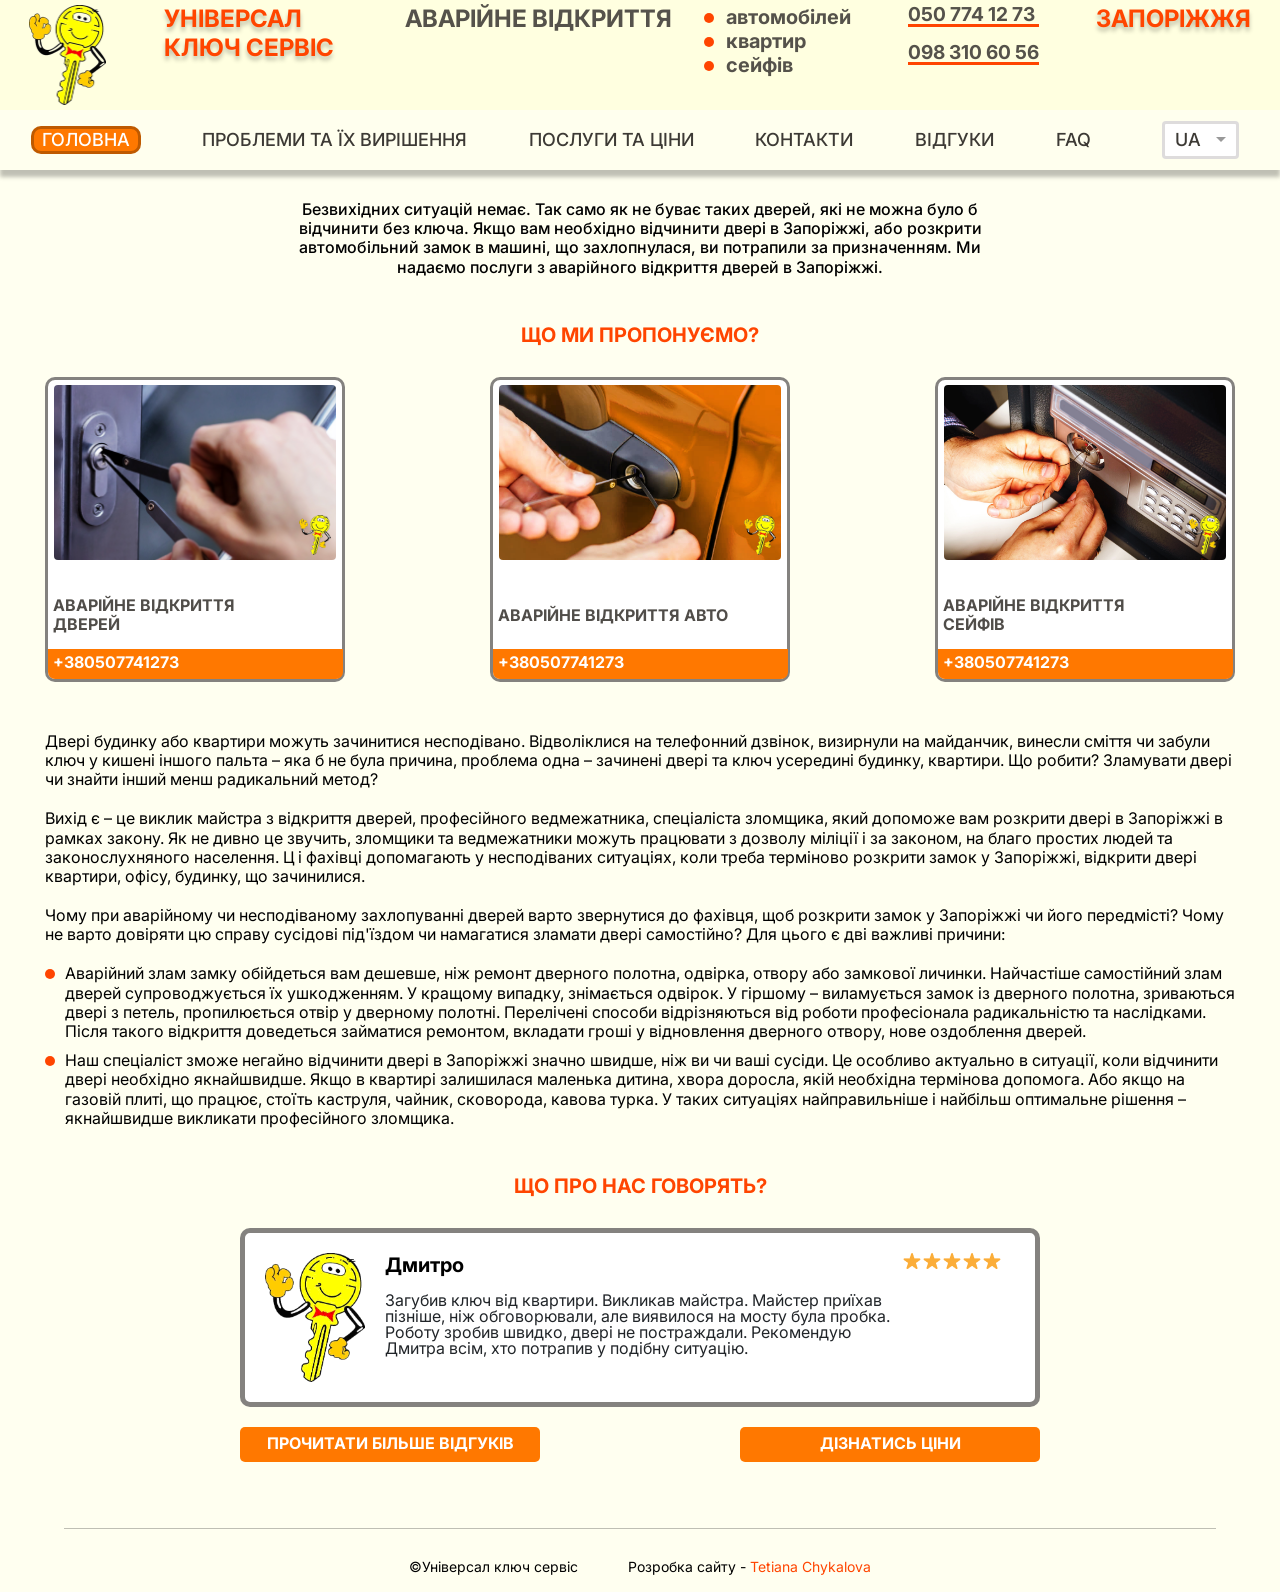
<file: index.html>
<!doctype html>
<html lang="uk">
<head>
    <meta charset="UTF-8">
    <meta name="viewport"
          content="width=device-width, user-scalable=no, initial-scale=1.0, maximum-scale=1.0, minimum-scale=1.0">
    <meta http-equiv="X-UA-Compatible" content="ie=edge">

    <meta name="keywords"
          content="аварійне відкриття замків у Запоріжжі, аварійне відкриття дверей, сейфів, авто, машин, автомобілів, Запоріжжя"
    />
    <meta name="description"
          content="Зачинилися двері будинку? Забули ключі до авто? Чи не можете відкрити сейф? Телефонуйте в універсал
          ключ сервіс 0507741273, 0983106056 (м. Запоріжжя). Вам допоможуть швидко, якісно, не дорого."
    />

    <link rel="preconnect" href="https://fonts.googleapis.com">
    <link rel="preconnect" href="https://fonts.gstatic.com" crossorigin>
    <link href="https://fonts.googleapis.com/css2?family=Inter:wght@400;500;700&display=swap" rel="stylesheet">

    <link rel="shortcut icon" href="img/logo.ico">
    <link rel="stylesheet" href="css/bootstrap.min.css">
    <link rel="stylesheet" href="css/style.css">
    <link rel="stylesheet" href="css/reviews.css">
    <link rel="stylesheet" href="css/index.css">
    <title>Універсал ключ сервіс</title>
</head>
<body>
<!--container-fluid-->
<div class="container-fluid">
    <!--    header-->
    <header class="header__header">
        <div class="header__burger">
            <div class="burger__line" id="burger-line">
                <span></span>
            </div>
        </div>
        <section class="header__top">
            <div class="header__logo">
                <img src="img/logo.png" alt="logo">
            </div>
            <div class="header__name">
                <h1>УНІВЕРСАЛ КЛЮЧ СЕРВІС</h1>
            </div>
            <div class="header__description">
                <h2>АВАРІЙНЕ ВІДКРИТТЯ</h2>
                <ul>
                    <li>автомобілей</li>
                    <li>квартир</li>
                    <li>сейфів</li>
                </ul>
            </div>
            <div class="header__tel">
                <p>050 774 12 73</p>
                <p>098 310 60 56</p>
            </div>
            <div class="header__location">
                <h2>ЗАПОРІЖЖЯ</h2>
            </div>
        </section>
        <nav class="header__nav">
            <ul class="nav__list" id="burger-content">
                <li class="nav__item nav__item-active">
                    <a href="index.html" class="nav__link">ГОЛОВНА</a>
                </li>
                <li class="nav__item">
                    <a href="problems.html" class="nav__link">ПРОБЛЕМИ ТА ЇХ ВИРІШЕННЯ</a>
                </li>
                <li class="nav__item">
                    <a href="price.html" class="nav__link">ПОСЛУГИ ТА ЦІНИ</a>
                </li>
                <li class="nav__item">
                    <a href="contacts.html" class="nav__link">КОНТАКТИ</a>
                </li>
                <li class="nav__item">
                    <a href="reviews.html" class="nav__link">ВІДГУКИ</a>
                </li>
                <li class="nav__item">
                    <a href="faq.html" class="nav__link">FAQ</a>
                </li>
                <li class="nav__item nav__select">
                    <div class="nav__select-control">UA</div>
                    <ul>
                        <li>
                            <a href="index_ru.html">RU</a>
                        </li>
                    </ul>
                </li>
                <li class="header__burger-language">
                    <div class="header__language">
                        <div class="header__language-uk nav__change-lang">
                            <a href="index.html">UK</a>
                        </div>
                        <div class="header__language-ru">
                            <a href="index_ru.html">RU</a>
                        </div>
                    </div>
                </li>
            </ul>
        </nav>
    </header>

    <!--    main-->
    <main class="main">
        <header class="main__header">
            <div>
                <p>050 774 12 73</p>
                <p>098 310 60 56</p>
            </div>
            <div>
                <a href="tel:+380507741273">050 774 12 73</a>
                <a href="tel:+380983106056">098 310 60 56</a>
            </div>
        </header>
        <!--        вступительная речь-->
        <section class="main__index-info">
            <p>
                Безвихідних ситуацій немає. Так само як не буває таких дверей, які не можна було б відчинити без ключа.
                Якщо вам необхідно відчинити двері в Запоріжжі, або розкрити автомобільний замок в машині, що
                захлопнулася, ви потрапили за призначенням. Ми надаємо послуги з аварійного відкриття дверей в Запоріжжі.
            </p>
        </section>

        <!--        кратко об услугах и кнопочка "заказать"-->
        <section class="main__index-offer">
            <h3 class="main__title">Що ми пропонуємо?</h3>
            <div class="index__offer-items">
                <div class="index__offer-item">
                    <div class="index__offer-img">
                        <img src="img/index-home.jpg" alt="аварійне відкриття дверей">
                        <img src="img/logo-small.png" alt="logo" class="index__offer-logo">
                    </div>
                    <div class="index__offer-title">
                        <h3>аварійне відкриття дверей</h3>
                    </div>
                    <div class="index__offer-button">
                        <p>+380507741273</p>
                        <a href="tel:+380507741273">терміновий виклик майстра</a>
                    </div>
                </div>
                <div class="index__offer-item">
                    <div class="index__offer-img">
                        <img src="img/index-car.jpg" alt="аварійне відкриття авто">
                        <img src="img/logo-small.png" alt="logo" class="index__offer-logo">
                    </div>
                    <div class="index__offer-title">
                        <h3>аварійне відкриття авто</h3>
                    </div>
                    <div class="index__offer-button">
                        <p>+380507741273</p>
                        <a href="tel:+380507741273">терміновий виклик майстра</a>
                    </div>
                </div>
                <div class="index__offer-item">
                    <div class="index__offer-img">
                        <img src="img/index-safe.jpg" alt="аварійне відкриття сейфів">
                        <img src="img/logo-small.png" alt="logo" class="index__offer-logo">
                    </div>
                    <div class="index__offer-title">
                        <h3>аварійне відкриття сейфів</h3>
                    </div>
                    <div class="index__offer-button">
                        <p>+380507741273</p>
                        <a href="tel:+380507741273">терміновий виклик майстра</a>
                    </div>
                </div>
            </div>
        </section>

        <!--        куча текаста на главной странице-->
        <section class="main__index-text">
            <p>
                Двері будинку або квартири можуть зачинитися несподівано. Відволіклися на телефонний дзвінок, визирнули
                на майданчик, винесли сміття чи забули ключ у кишені іншого пальта – яка б не була причина, проблема
                одна – зачинені двері та ключ усередині будинку, квартири. Що робити? Зламувати двері чи знайти інший
                менш радикальний метод?
            </p>
            <p>
                Вихід є – це виклик майстра з відкриття дверей, професійного ведмежатника, спеціаліста зломщика, який
                допоможе вам розкрити двері в Запоріжжі в рамках закону. Як не дивно це звучить, зломщики та ведмежатники
                можуть працювати з дозволу міліції і за законом, на благо простих людей та законослухняного населення. Ц
                і фахівці допомагають у несподіваних ситуаціях, коли треба терміново розкрити замок у Запоріжжі,
                відкрити двері квартири, офісу, будинку, що зачинилися.
            </p>
            <p>
                Чому при аварійному чи несподіваному захлопуванні дверей варто звернутися до фахівця, щоб розкрити замок
                у Запоріжжі чи його передмісті? Чому не варто довіряти цю справу сусідові під'їздом чи намагатися
                зламати двері самостійно? Для цього є дві важливі причини:
            </p>
            <ul>
                <li>
                    Аварійний злам замку обійдеться вам дешевше, ніж ремонт дверного полотна, одвірка, отвору або
                    замкової личинки. Найчастіше самостійний злам дверей супроводжується їх ушкодженням. У кращому
                    випадку, знімається одвірок. У гіршому – виламується замок із дверного полотна, зриваються двері з
                    петель, пропилюється отвір у дверному полотні. Перелічені способи відрізняються від роботи
                    професіонала радикальністю та наслідками. Після такого відкриття доведеться займатися ремонтом,
                    вкладати гроші у відновлення дверного отвору, нове оздоблення дверей.
                </li>
                <li>
                    Наш спеціаліст зможе негайно відчинити двері в Запоріжжі значно швидше, ніж ви чи ваші сусіди. Це
                    особливо актуально в ситуації, коли відчинити двері необхідно якнайшвидше. Якщо в квартирі залишилася
                    маленька дитина, хвора доросла, якій необхідна термінова допомога. Або якщо на газовій плиті, що
                    працює, стоїть каструля, чайник, сковорода, кавова турка. У таких ситуаціях найправильніше і найбільш
                    оптимальне рішення – якнайшвидше викликати професійного зломщика.
                </li>
            </ul>
        </section>

        <!--        отзывы и ссылочка на них-->
        <section class="main__index-review">
            <h3 class="main__title">Що про нас говорять?</h3>
            <div class="review__item">
                <div class="review__item-img">
                    <img src="img/logo.png" alt="logo">
                </div>
                <div class="review__item-info">
                    <div class="review__item-left">
                        <p class="review__item-name">Дмитро</p>
<!--                        <p class="review__item-date">01.01.2022</p>-->
                        <p>
                            Загубив ключ від квартири. Викликав майстра. Майстер приїхав пізніше, ніж обговорювали,
                            але виявилося на мосту була пробка. Роботу зробив швидко, двері не постраждали.
                            Рекомендую Дмитра всім, хто потрапив у подібну ситуацію.
                        </p>
                    </div>
                    <div class="review__item-right">
                    </div>
                </div>
            </div>
            <div class="index__review-buttons">
                <div class="main__review-button">
                    <a href="reviews.html">прочитати більше відгуків</a>
                </div>
                <div class="main__review-button">
                    <a href="price.html">дізнатись ціни</a>
                </div>
            </div>
        </section>
    </main>

    <footer class="footer">
        <div class="footer__row">
            <div>
                <p>
                    ©Універсал ключ сервіс
                </p>
            </div>
            <div>
                <p>
                    Розробка сайту -
                    <a target="_blank" href="https://tetiana-chykalova.click/#en">Tetiana Chykalova</a>
                </p>
            </div>
        </div>
    </footer>


    <!--    container fluid-->
</div>

<script src="https://code.jquery.com/jquery-3.6.1.min.js"></script>
<script src="js/lang.js"></script>
<script src="js/script.js"></script>
</body>
</html>
</file>
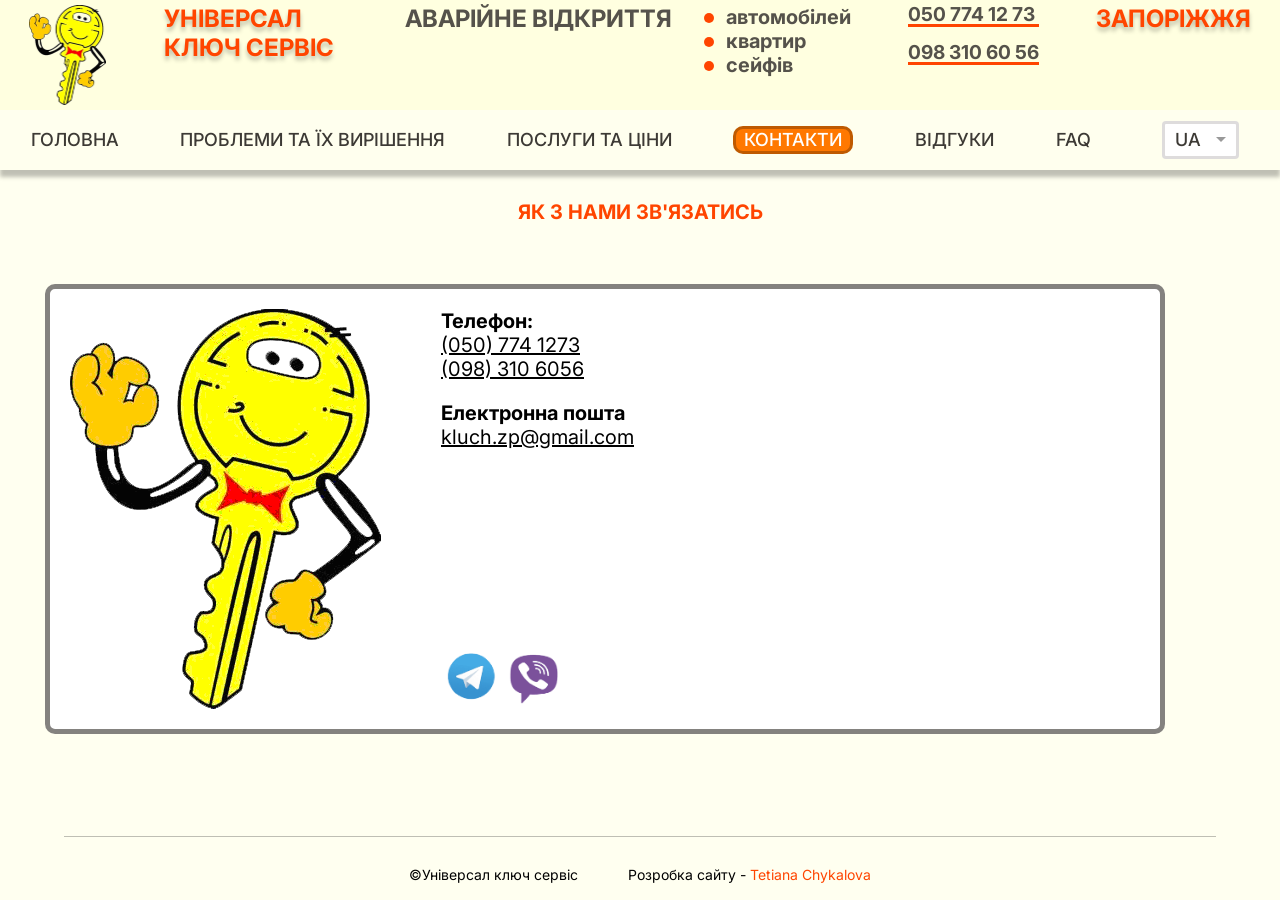
<file: contacts.html>
<!doctype html>
<html lang="uk">
<head>
    <meta charset="UTF-8">
    <meta name="viewport"
          content="width=device-width, user-scalable=no, initial-scale=1.0, maximum-scale=1.0, minimum-scale=1.0">
    <meta http-equiv="X-UA-Compatible" content="ie=edge">

    <meta name="keywords"
          content="адекватна ціна на аварійне відкриття дверей, замків, автомобілів, сейфів, авто, машин у Запоріжжі."
    />
    <meta name="description"
          content="Де знайти майстра з аварійного розтину замків, дверей, квартир, сейфів, авто? Наші контакти
          0507741273, 0983106056 (м. Запоріжжя). Це вирішення ваших проблем."
    />

    <link rel="preconnect" href="https://fonts.googleapis.com">
    <link rel="preconnect" href="https://fonts.gstatic.com" crossorigin>
    <link href="https://fonts.googleapis.com/css2?family=Inter:wght@400;500;700&display=swap" rel="stylesheet">

    <link rel="shortcut icon" href="img/logo.ico">
    <link rel="stylesheet" href="css/bootstrap.min.css">
    <link rel="stylesheet" href="css/style.css">
    <link rel="stylesheet" href="css/contacts.css">
    <title>Контакти</title>
</head>
<body>
<!--container-fluid-->
<div class="container-fluid">
    <!--    header-->
    <header class="header__header">
        <div class="header__burger">
            <div class="burger__line" id="burger-line">
                <span></span>
            </div>
        </div>
        <section class="header__top">
            <div class="header__logo">
                <img src="img/logo.png" alt="logo">
            </div>
            <div class="header__name">
                    <h1>УНІВЕРСАЛ КЛЮЧ СЕРВІС</h1>
            </div>
            <div class="header__description">
                <h2>АВАРІЙНЕ ВІДКРИТТЯ</h2>
                <ul>
                    <li>автомобілей</li>
                    <li>квартир</li>
                    <li>сейфів</li>
                </ul>
            </div>
            <div class="header__tel">
                <p>050 774 12 73</p>
                <p>098 310 60 56</p>
            </div>
            <div class="header__location">
                <h2>ЗАПОРІЖЖЯ</h2>
            </div>
        </section>
        <nav class="header__nav">
            <ul class="nav__list" id="burger-content">
                <li class="nav__item">
                    <a href="index.html" class="nav__link">ГОЛОВНА</a>
                </li>
                <li class="nav__item">
                    <a href="problems.html" class="nav__link">ПРОБЛЕМИ ТА ЇХ ВИРІШЕННЯ</a>
                </li>
                <li class="nav__item">
                    <a href="price.html" class="nav__link">ПОСЛУГИ ТА ЦІНИ</a>
                </li>
                <li class="nav__item nav__item-active">
                    <a href="contacts.html" class="nav__link">КОНТАКТИ</a>
                </li>
                <li class="nav__item">
                    <a href="reviews.html" class="nav__link">ВІДГУКИ</a>
                </li>
                <li class="nav__item">
                    <a href="faq.html" class="nav__link">FAQ</a>
                </li>
                <li class="nav__item nav__select">
                    <div class="nav__select-control">UA</div>
                    <ul>
                        <li>
                            <a href="contacts_ru.html">RU</a>
                        </li>
                    </ul>
                </li>
                <li class="header__burger-language">
                    <div class="header__language">
                        <div class="header__language-uk nav__change-lang">
                            <a href="contacts.html">UK</a>
                        </div>
                        <div class="header__language-ru">
                            <a href="contacts_ru.html">RU</a>
                        </div>
                    </div>
                </li>
            </ul>
        </nav>
    </header>

    <!--    main-->
    <main class="main">
        <section>
            <h3 class="main__title">ЯК З НАМИ ЗВ'ЯЗАТИСЬ</h3>
        </section>
        <section class="contacts">
            <div class="contacts__div">
                <div class="contacts__img">
                    <img src="img/logo.png" alt="logo">
                </div>
                <div class="contacts__info">
                    <div class="contacts__top">
                        <div class="contacts__tel">
                            <p>Телефон:</p>
                            <a href="tel:+380507741273">(050) 774 1273</a>
                            <a href="tel:+380983106056">(098) 310 6056</a>
                        </div>
                        <div class="contacts__email">
                            <p>Електронна пошта</p>
                            <a href="mailto:kluch.zp@gmail.com">kluch.zp@gmail.com</a>
                        </div>
                    </div>
                    <div class="contacts__soc">
                        <a target="_blank" href="https://t.me/kluchzp">
                            <img src="img/icons/telegram.png" alt="viber link">
                        </a>
                        <a target="_blank" href="viber://chat?number=%2B380507741273">
                            <img src="img/icons/viber.png" alt="telegram link">
                        </a>
                    </div>
                </div>
            </div>
        </section>
    </main>

    <footer class="footer">
        <div class="footer__row">
            <div>
                <p>
                    ©Універсал ключ сервіс
                </p>
            </div>
            <div>
                <p>
                    Розробка сайту -
                    <a target="_blank" href="https://tetiana-chykalova.click/#en">Tetiana Chykalova</a>
                </p>
            </div>
        </div>
    </footer>

    <!--    container fluid-->
</div>

<script src="https://code.jquery.com/jquery-3.6.1.min.js"></script>
<script src="js/lang.js"></script>
<script src="js/script.js"></script>
</body>
</html>
</file>
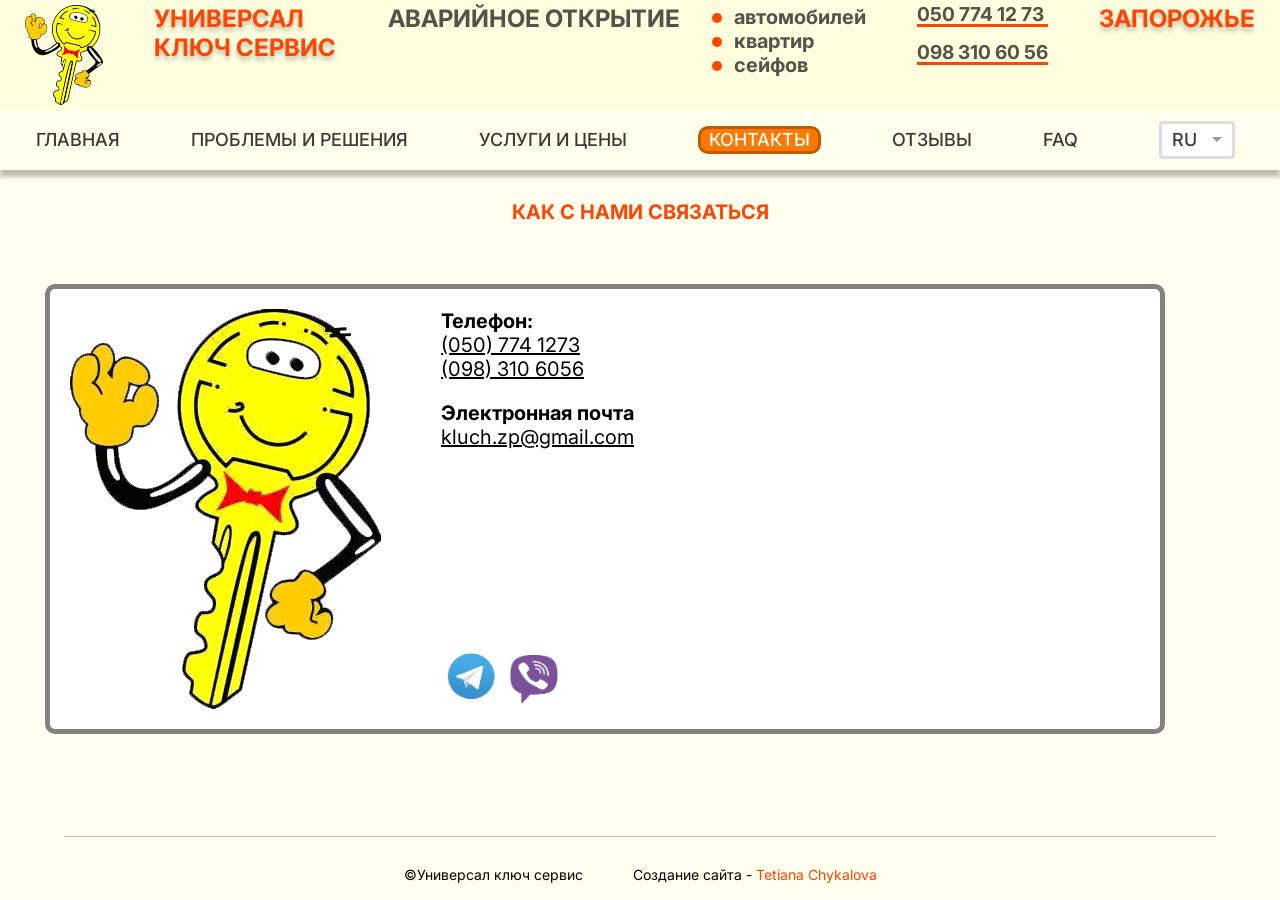
<file: contacts_ru.html>
<!doctype html>
<html lang="ru">
<head>
    <meta charset="UTF-8">
    <meta name="viewport"
          content="width=device-width, user-scalable=no, initial-scale=1.0, maximum-scale=1.0, minimum-scale=1.0">
    <meta http-equiv="X-UA-Compatible" content="ie=edge">

    <meta name="keywords"
          content="контакты мастера по аварийному экстренному вскрытию замков квартир авто машин сейфов"
    />
    <meta name="description"
          content="Где найти мастера по аварийному вскрытию замков, дверей, квартир, сейфов, авто?
          Наши контакты 0507741273, 0983106056 (г. Запорожье). Это решение ваших проблем."
    />

    <link rel="preconnect" href="https://fonts.googleapis.com">
    <link rel="preconnect" href="https://fonts.gstatic.com" crossorigin>
    <link href="https://fonts.googleapis.com/css2?family=Inter:wght@400;500;700&display=swap" rel="stylesheet">

    <link rel="shortcut icon" href="img/logo.ico">
    <link rel="stylesheet" href="css/bootstrap.min.css">
    <link rel="stylesheet" href="css/style.css">
    <link rel="stylesheet" href="css/contacts.css">
    <title>Контакты</title>
</head>
<body>
<!--container-fluid-->
<div class="container-fluid">
    <!--    header-->
    <header class="header__header">
        <div class="header__burger">
            <div class="burger__line" id="burger-line">
                <span></span>
            </div>
        </div>
        <section class="header__top">
            <div class="header__logo">
                <img src="img/logo.png" alt="logo">
            </div>
            <div class="header__name">
                <h1>УНИВЕРСАЛ КЛЮЧ СЕРВИС</h1>
            </div>
            <div class="header__description">
                <h2>АВАРИЙНОЕ ОТКРЫТИЕ</h2>
                <ul>
                    <li>автомобилей</li>
                    <li>квартир</li>
                    <li>сейфов</li>
                </ul>
            </div>
            <div class="header__tel">
                <p>050 774 12 73</p>
                <p>098 310 60 56</p>
            </div>
            <div class="header__location">
                <h2>ЗАПОРОЖЬЕ</h2>
            </div>
        </section>
        <nav class="header__nav">
            <ul class="nav__list" id="burger-content">
                <li class="nav__item">
                    <a href="index_ru.html" class="nav__link">ГЛАВНАЯ</a>
                </li>
                <li class="nav__item">
                    <a href="problems_ru.html" class="nav__link">ПРОБЛЕМЫ И РЕШЕНИЯ</a>
                </li>
                <li class="nav__item">
                    <a href="price_ru.html" class="nav__link">УСЛУГИ И ЦЕНЫ</a>
                </li>
                <li class="nav__item nav__item-active">
                    <a href="contacts_ru.html" class="nav__link">КОНТАКТЫ</a>
                </li>
                <li class="nav__item">
                    <a href="reviews_ru.html" class="nav__link">ОТЗЫВЫ</a>
                </li>
                <li class="nav__item">
                    <a href="faq_ru.html" class="nav__link">FAQ</a>
                </li>
                <li class="nav__item nav__select">
                    <div class="nav__select-control">RU</div>
                    <ul>
                        <li>
                            <a href="contacts.html">UA</a>
                        </li>
                    </ul>
                </li>
                <li class="header__burger-language">
                    <div class="header__language">
                        <div class="header__language-uk">
                            <a href="contacts.html">UK</a>
                        </div>
                        <div class="header__language-ru nav__change-lang">
                            <a href="contacts_ru.html">RU</a>
                        </div>
                    </div>
                </li>
            </ul>
        </nav>
    </header>

    <!--    main-->
    <main class="main">
        <section>
            <h3 class="main__title">КАК С НАМИ СВЯЗАТЬСЯ</h3>
        </section>
        <section class="contacts">
            <div class="contacts__div">
                <div class="contacts__img">
                    <img src="img/logo.png" alt="logo">
                </div>
                <div class="contacts__info">
                    <div class="contacts__top">
                        <div class="contacts__tel">
                            <p>Телефон:</p>
                            <a href="tel:+380507741273">(050) 774 1273</a>
                            <a href="tel:+380983106056">(098) 310 6056</a>
                        </div>
                        <div class="contacts__email">
                            <p>Электронная почта</p>
                            <a href="mailto:kluch.zp@gmail.com">kluch.zp@gmail.com</a>
                        </div>
                    </div>
                    <div class="contacts__soc">
                        <a target="_blank" href="https://t.me/kluchzp">
                            <img src="img/icons/telegram.png" alt="viber link">
                        </a>
                        <a target="_blank" href="viber://chat?number=%2B380507741273">
                            <img src="img/icons/viber.png" alt="telegram link">
                        </a>
                    </div>
                </div>
            </div>
        </section>
    </main>

    <footer class="footer">
        <div class="footer__row">
            <div>
                <p>
                    ©Универсал ключ сервис
                </p>
            </div>
            <div>
                <p>
                    Создание сайта -
                    <a target="_blank" href="https://tetiana-chykalova.click/#en">Tetiana Chykalova</a>
                </p>
            </div>
        </div>
    </footer>

    <!--    container fluid-->
</div>

<script src="https://code.jquery.com/jquery-3.6.1.min.js"></script>
<script src="js/lang.js"></script>
<script src="js/script.js"></script>
</body>
</html>
</file>
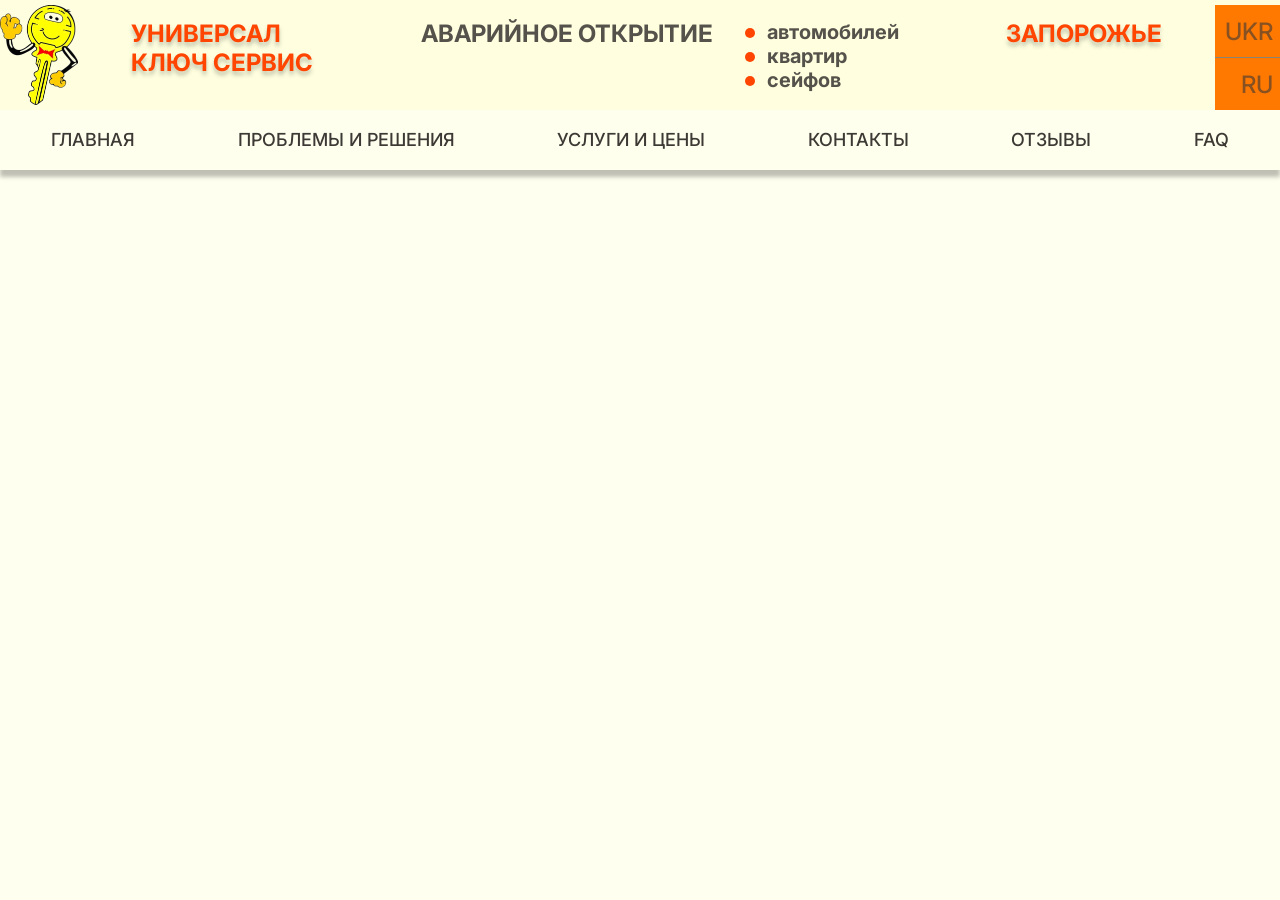
<file: documents.html>
<!doctype html>
<html lang="ru">
<head>
    <meta charset="UTF-8">
    <meta name="viewport"
          content="width=device-width, user-scalable=no, initial-scale=1.0, maximum-scale=1.0, minimum-scale=1.0">
    <meta http-equiv="X-UA-Compatible" content="ie=edge">

    <link rel="preconnect" href="https://fonts.googleapis.com">
    <link rel="preconnect" href="https://fonts.gstatic.com" crossorigin>
    <link href="https://fonts.googleapis.com/css2?family=Inter:wght@400;500;700&display=swap" rel="stylesheet">

    <link rel="shortcut icon" href="img/logo.ico">
    <link rel="stylesheet" href="css/bootstrap.min.css">
    <link rel="stylesheet" href="css/style.css">
    <title>Гарантии и документы</title>
</head>
<body>
<!--container-fluid-->
<div class="container-fluid">
    <!--    header-->
    <header class="header__header">
        <div class="header__burger">
            <div class="burger__line" id="burger-line">
                <span></span>
            </div>
        </div>
        <section class="header__top">
            <section class="header__top-left">
                <div class="header__logo">
                    <img src="img/logo.png" alt="logo">
                </div>
            </section>
            <section class="header__top-center">
                <div class="header__name">
                    <h1>УНИВЕРСАЛ КЛЮЧ СЕРВИС</h1>
                </div>
                <div class="header__description">
                    <h2>АВАРИЙНОЕ ОТКРЫТИЕ</h2>
                    <ul>
                        <li>автомобилей</li>
                        <li>квартир</li>
                        <li>сейфов</li>
                    </ul>
                </div>
                <div class="header__location">
                    <h2>ЗАПОРОЖЬЕ</h2>
                </div>
            </section>
            <section class="header__rop-right">
                <div class="header__language">
                    <div class="header__language-uk">
                        <a href="index-uk.html">UKR</a>
                    </div>
                    <div class="header__language-line"></div>
                    <div class="header__language-ru">
                        <a href="index.html">RU</a>
                    </div>
                </div>
            </section>
        </section>
        <nav class="header__nav">
            <ul class="nav__list" id="burger-content">
                <li class="nav__item">
                    <a href="index.html" class="nav__link">ГЛАВНАЯ</a>
                </li>
                <li class="nav__item">
                    <a href="problems.html" class="nav__link">ПРОБЛЕМЫ И РЕШЕНИЯ</a>
                </li>
<!--                <li class="nav__item nav__item-active">-->
<!--                    <a href="documents.html" class="nav__link">ГАРАНТИИ И ДОКУМЕНТЫ</a>-->
<!--                </li>-->
                <li class="nav__item">
                    <a href="price.html" class="nav__link">УСЛУГИ И ЦЕНЫ</a>
                </li>
                <li class="nav__item">
                    <a href="contacts.html" class="nav__link">КОНТАКТЫ</a>
                </li>
                <li class="nav__item">
                    <a href="reviews.html" class="nav__link">ОТЗЫВЫ</a>
                </li>
                <li class="nav__item">
                    <a href="faq.html" class="nav__link">FAQ</a>
                </li>
                <li class="header__burger-language">
                    <div class="header__language">
                        <div class="header__language-uk">
                            <a href="index-uk.html">UKR</a>
                        </div>
                        <div class="header__language-ru">
                            <a href="index.html">RU</a>
                        </div>
                    </div>
                </li>
            </ul>
        </nav>
    </header>

    <!--    main-->
    <main></main>


    <!--    container fluid-->
</div>

<script src="js/script.js"></script>
</body>
</html>
</file>
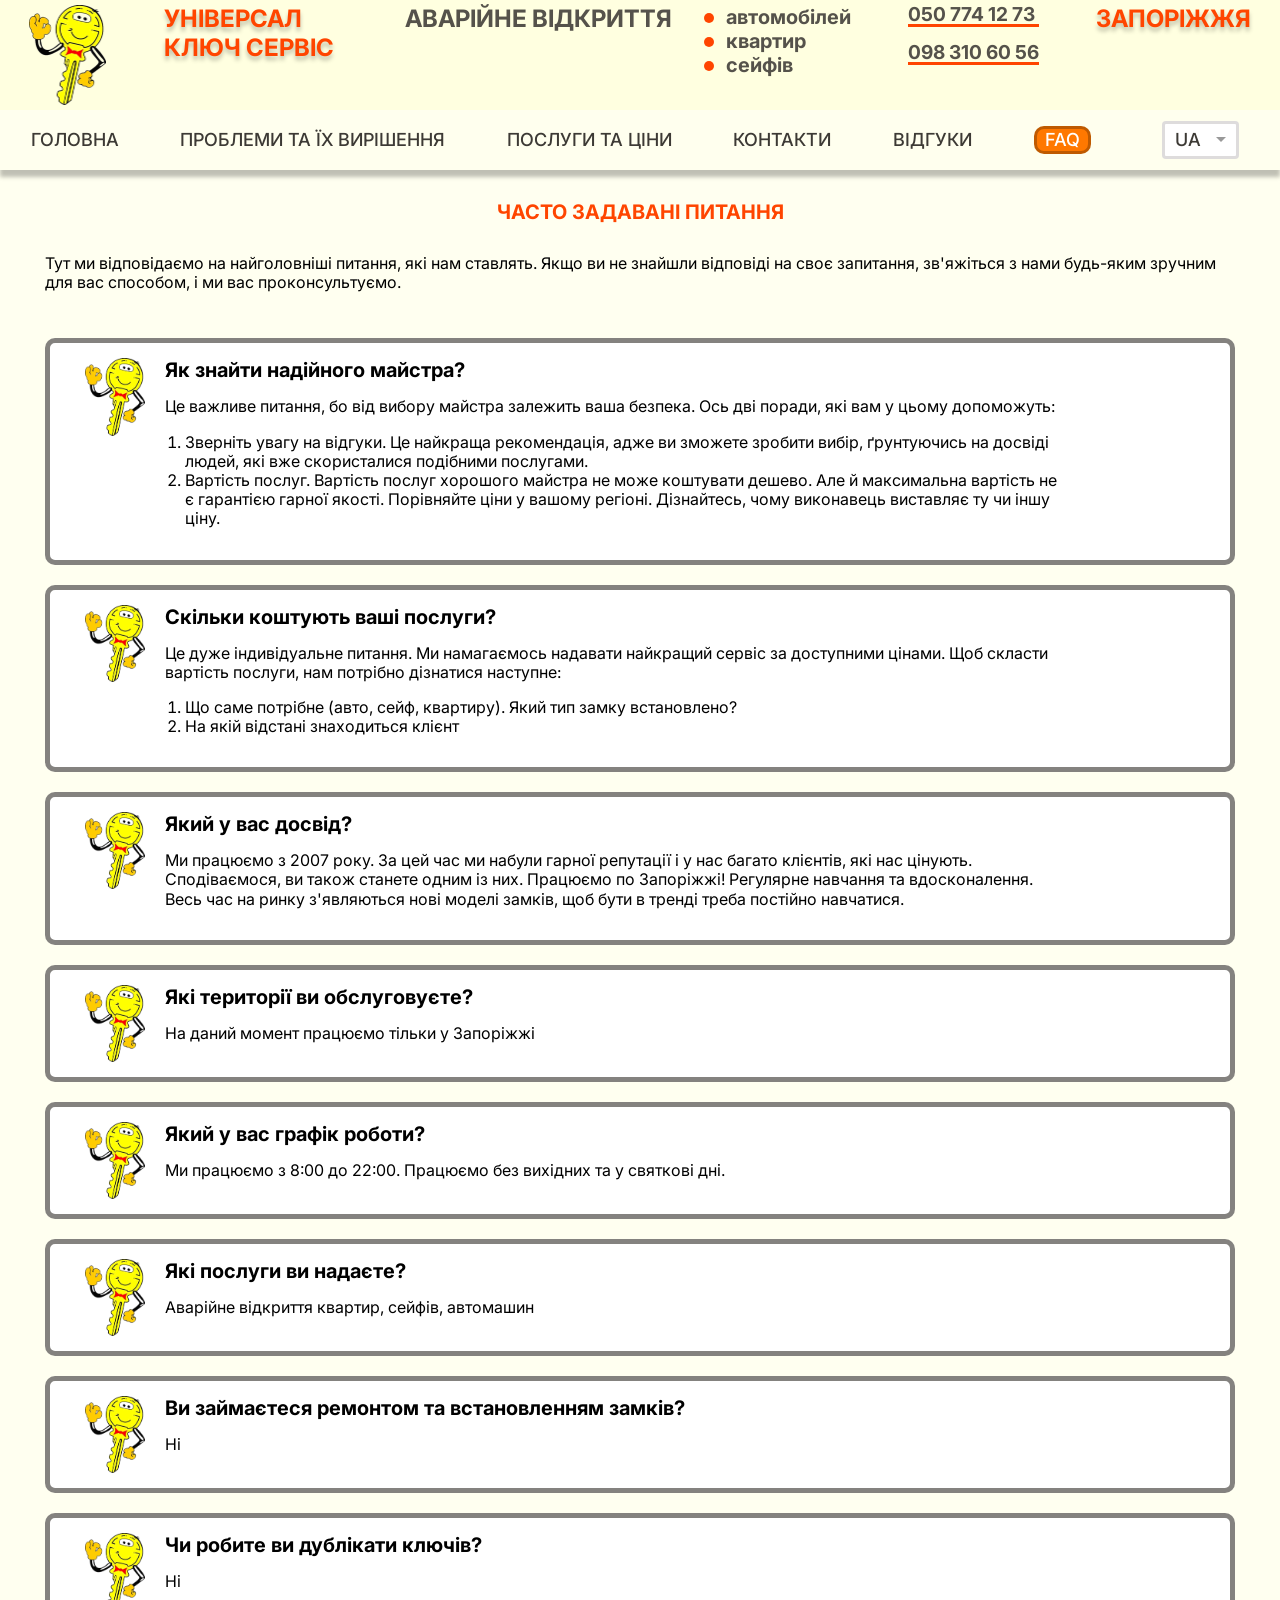
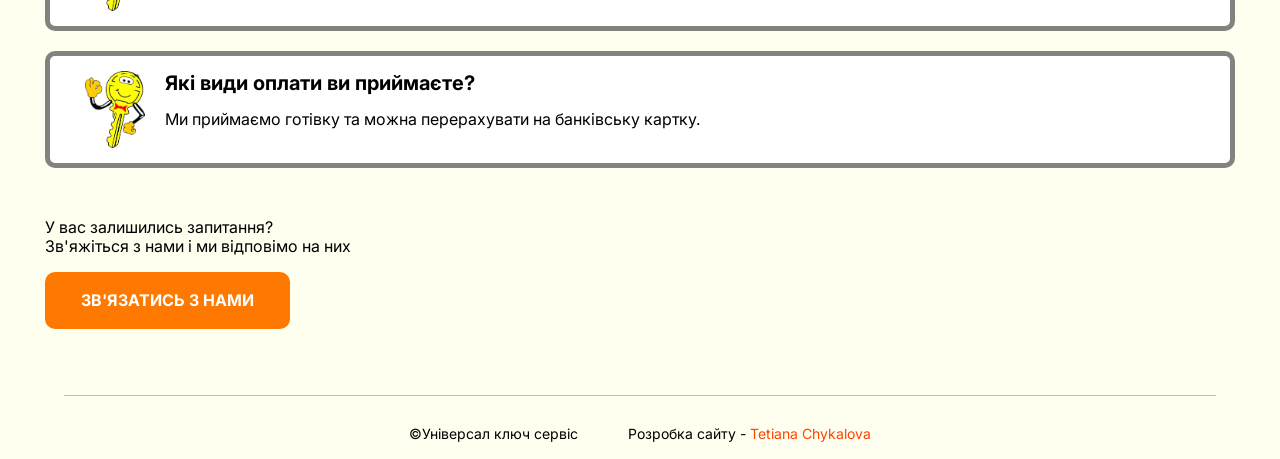
<file: faq.html>
<!doctype html>
<html lang="uk">
<head>
    <meta charset="UTF-8">
    <meta name="viewport"
          content="width=device-width, user-scalable=no, initial-scale=1.0, maximum-scale=1.0, minimum-scale=1.0">
    <meta http-equiv="X-UA-Compatible" content="ie=edge">

    <meta name="keywords"
          content="FAQ аварийное экстренное вскрытие замков в Запорожье, аварийное открытие дверей, сейфов, авто, машин, автомобилей"
    />
    <meta name="description"
          content="Що ми можемо, а що ні? Часті питання майстру з аварійного розтину квартир, автомобілів, машин, сейфів,
           який працює в Запоріжжі."
    />

    <link rel="preconnect" href="https://fonts.googleapis.com">
    <link rel="preconnect" href="https://fonts.gstatic.com" crossorigin>
    <link href="https://fonts.googleapis.com/css2?family=Inter:wght@400;500;700&display=swap" rel="stylesheet">

    <link rel="shortcut icon" href="img/logo.ico">
    <link rel="stylesheet" href="css/bootstrap.min.css">
    <link rel="stylesheet" href="css/style.css">
    <link rel="stylesheet" href="css/faq.css">
    <title>Частые вопросы</title>
</head>
<body>
<!--container-fluid-->
<div class="container-fluid">
    <!--    header-->
    <header class="header__header">
        <div class="header__burger">
            <div class="burger__line" id="burger-line">
                <span></span>
            </div>
        </div>
        <section class="header__top">
            <div class="header__logo">
                <img src="img/logo.png" alt="logo">
            </div>
            <div class="header__name">
                <h1>УНІВЕРСАЛ КЛЮЧ СЕРВІС</h1>
            </div>
            <div class="header__description">
                <h2>АВАРІЙНЕ ВІДКРИТТЯ</h2>
                <ul>
                    <li>автомобілей</li>
                    <li>квартир</li>
                    <li>сейфів</li>
                </ul>
            </div>
            <div class="header__tel">
                <p>050 774 12 73</p>
                <p>098 310 60 56</p>
            </div>
            <div class="header__location">
                <h2>ЗАПОРІЖЖЯ</h2>
            </div>
        </section>
        <nav class="header__nav">
            <ul class="nav__list" id="burger-content">
                <li class="nav__item">
                    <a href="index.html" class="nav__link">ГОЛОВНА</a>
                </li>
                <li class="nav__item">
                    <a href="problems.html" class="nav__link">ПРОБЛЕМИ ТА ЇХ ВИРІШЕННЯ</a>
                </li>
                <li class="nav__item">
                    <a href="price.html" class="nav__link">ПОСЛУГИ ТА ЦІНИ</a>
                </li>
                <li class="nav__item">
                    <a href="contacts.html" class="nav__link">КОНТАКТИ</a>
                </li>
                <li class="nav__item">
                    <a href="reviews.html" class="nav__link">ВІДГУКИ</a>
                </li>
                <li class="nav__item nav__item-active">
                    <a href="faq_ru.html" class="nav__link">FAQ</a>
                </li>
                <li class="nav__item nav__select">
                    <div class="nav__select-control">UA</div>
                    <ul>
                        <li>
                            <a href="faq_ru.html">RU</a>
                        </li>
                    </ul>
                </li>
                <li class="header__burger-language">
                    <div class="header__language">
                        <div class="header__language-uk nav__change-lang">
                            <a href="faq.html">UK</a>
                        </div>
                        <div class="header__language-ru">
                            <a href="faq_ru.html">RU</a>
                        </div>
                    </div>
                </li>
            </ul>
        </nav>
    </header>

    <!--    main-->
    <main class="main">
        <header class="main__header">
            <div>
                <p>050 774 12 73</p>
                <p>098 310 60 56</p>
            </div>
            <div>
                <a href="tel:+380507741273">050 774 12 73</a>
                <a href="tel:+380983106056">098 310 60 56</a>
            </div>
        </header>
        <!--        title-->
        <section class="faq__title">
            <h3 class="main__title">ЧАСТО ЗАДАВАНІ ПИТАННЯ</h3>
            <p>
                Тут ми відповідаємо на найголовніші питання, які нам ставлять. Якщо ви не знайшли відповіді на своє
                запитання, зв'яжіться з нами будь-яким зручним для вас способом, і ми вас проконсультуємо.
            </p>
        </section>

        <!--        faq-->
        <section class="faq__list">
            <div class="faq__items">
                <!--                faq 1-->
                <div class="faq__item">
                    <div class="faq__item-left">
                        <div class="faq__item-img">
                            <img src="img/logo.png" alt="logo">
                        </div>
                    </div>
                    <div class="faq__item-right">
                        <div class="faq__item-ques">
                            <h4>Як знайти надійного майстра?</h4>
                        </div>
                        <div class="faq__item-ans">
                            <p>
                                Це важливе питання, бо від вибору майстра залежить ваша безпека. Ось дві поради, які
                                вам у цьому допоможуть:
                            </p>
                            <ol>
                                <li>
                                    Зверніть увагу на відгуки. Це найкраща рекомендація, адже ви зможете зробити вибір,
                                    ґрунтуючись на досвіді людей, які вже скористалися подібними послугами.
                                </li>
                                <li>
                                    Вартість послуг. Вартість послуг хорошого майстра не може коштувати дешево. Але й
                                    максимальна вартість не є гарантією гарної якості. Порівняйте ціни у вашому регіоні.
                                    Дізнайтесь, чому виконавець виставляє ту чи іншу ціну.
                                </li>
                            </ol>
                        </div>
                    </div>
                </div>
                <!--                faq2-->
                <div class="faq__item">
                    <div class="faq__item-left">
                        <div class="faq__item-img">
                            <img src="img/logo.png" alt="logo">
                        </div>
                    </div>
                    <div class="faq__item-right">
                        <div class="faq__item-ques">
                            <h4>Скільки коштують ваші послуги?</h4>
                        </div>
                        <div class="faq__item-ans">
                            <p>
                                Це дуже індивідуальне питання. Ми намагаємось надавати найкращий сервіс за доступними
                                цінами. Щоб скласти вартість послуги, нам потрібно дізнатися наступне:
                            </p>
                            <ol>
                                <li>
                                    Що саме потрібне (авто, сейф, квартиру). Який тип замку встановлено?
                                </li>
                                <li>
                                    На якій відстані знаходиться клієнт
                                </li>
                            </ol>
                        </div>
                    </div>
                </div>
                <!--                faq3-->
                <div class="faq__item">
                    <div class="faq__item-left">
                        <div class="faq__item-img">
                            <img src="img/logo.png" alt="logo">
                        </div>
                    </div>
                    <div class="faq__item-right">
                        <div class="faq__item-ques">
                            <h4>Який у вас досвід?</h4>
                        </div>
                        <div class="faq__item-ans">
                            <p>
                                Ми працюємо з 2007 року. За цей час ми набули гарної репутації і у нас багато клієнтів,
                                які нас цінують. Сподіваємося, ви також станете одним із них. Працюємо по Запоріжжі!
                                Регулярне навчання та вдосконалення. Весь час на ринку з'являються нові моделі замків,
                                щоб бути в тренді треба постійно навчатися.
                            </p>
                        </div>
                    </div>
                </div>
                <!--                faq4-->
                <div class="faq__item">
                    <div class="faq__item-left">
                        <div class="faq__item-img">
                            <img src="img/logo.png" alt="logo">
                        </div>
                    </div>
                    <div class="faq__item-right">
                        <div class="faq__item-ques">
                            <h4>Які території ви обслуговуєте?</h4>
                        </div>
                        <div class="faq__item-ans">
                            <p>
                                На даний момент працюємо тільки у Запоріжжі
                            </p>
                        </div>
                    </div>
                </div>
                <!--                faq5-->
                <div class="faq__item">
                    <div class="faq__item-left">
                        <div class="faq__item-img">
                            <img src="img/logo.png" alt="logo">
                        </div>
                    </div>
                    <div class="faq__item-right">
                        <div class="faq__item-ques">
                            <h4>Який у вас графік роботи?</h4>
                        </div>
                        <div class="faq__item-ans">
                            <p>
                                Ми працюємо з 8:00 до 22:00. Працюємо без вихідних та у святкові дні.
                            </p>
                        </div>
                    </div>
                </div>
                <!--                faq6-->
                <div class="faq__item">
                    <div class="faq__item-left">
                        <div class="faq__item-img">
                            <img src="img/logo.png" alt="logo">
                        </div>
                    </div>
                    <div class="faq__item-right">
                        <div class="faq__item-ques">
                            <h4>Які послуги ви надаєте?</h4>
                        </div>
                        <div class="faq__item-ans">
                            <p>
                                Аварійне відкриття квартир, сейфів, автомашин
                            </p>
                        </div>
                    </div>
                </div>
                <!--                faq7-->
                <div class="faq__item">
                    <div class="faq__item-left">
                        <div class="faq__item-img">
                            <img src="img/logo.png" alt="logo">
                        </div>
                    </div>
                    <div class="faq__item-right">
                        <div class="faq__item-ques">
                            <h4>Ви займаєтеся ремонтом та встановленням замків?</h4>
                        </div>
                        <div class="faq__item-ans">
                            <p>
                                Ні
                            </p>
                        </div>
                    </div>
                </div>
                <!--                faq8-->
                <div class="faq__item">
                    <div class="faq__item-left">
                        <div class="faq__item-img">
                            <img src="img/logo.png" alt="logo">
                        </div>
                    </div>
                    <div class="faq__item-right">
                        <div class="faq__item-ques">
                            <h4>Чи робите ви дублікати ключів?</h4>
                        </div>
                        <div class="faq__item-ans">
                            <p>
                                Ні
                            </p>
                        </div>
                    </div>
                </div>
                <!--                faq9-->
                <div class="faq__item">
                    <div class="faq__item-left">
                        <div class="faq__item-img">
                            <img src="img/logo.png" alt="logo">
                        </div>
                    </div>
                    <div class="faq__item-right">
                        <div class="faq__item-ques">
                            <h4>Які види оплати ви приймаєте?</h4>
                        </div>
                        <div class="faq__item-ans">
                            <p>
                                Ми приймаємо готівку та можна перерахувати на банківську картку.
                            </p>
                        </div>
                    </div>
                </div>
            </div>
        </section>

        <!--        contact link-->
        <section class="faq__contact">
            <div class="faq__contact-text">
                <p>
                    У вас залишились запитання? <br>
                    Зв'яжіться з нами і ми відповімо на них
                </p>
            </div>
            <div class="faq__contact-button">
                <a href="contacts.html">зв'язатись з нами</a>
            </div>
        </section>
    </main>

    <footer class="footer">
        <div class="footer__row">
            <div>
                <p>
                    ©Універсал ключ сервіс
                </p>
            </div>
            <div>
                <p>
                    Розробка сайту -
                    <a target="_blank" href="https://tetiana-chykalova.click/#en">Tetiana Chykalova</a>
                </p>
            </div>
        </div>
    </footer>

    <!--    container fluid-->
</div>

<script src="https://code.jquery.com/jquery-3.6.1.min.js"></script>
<script src="js/lang.js"></script>
<script src="js/script.js"></script>
</body>
</html>
</file>
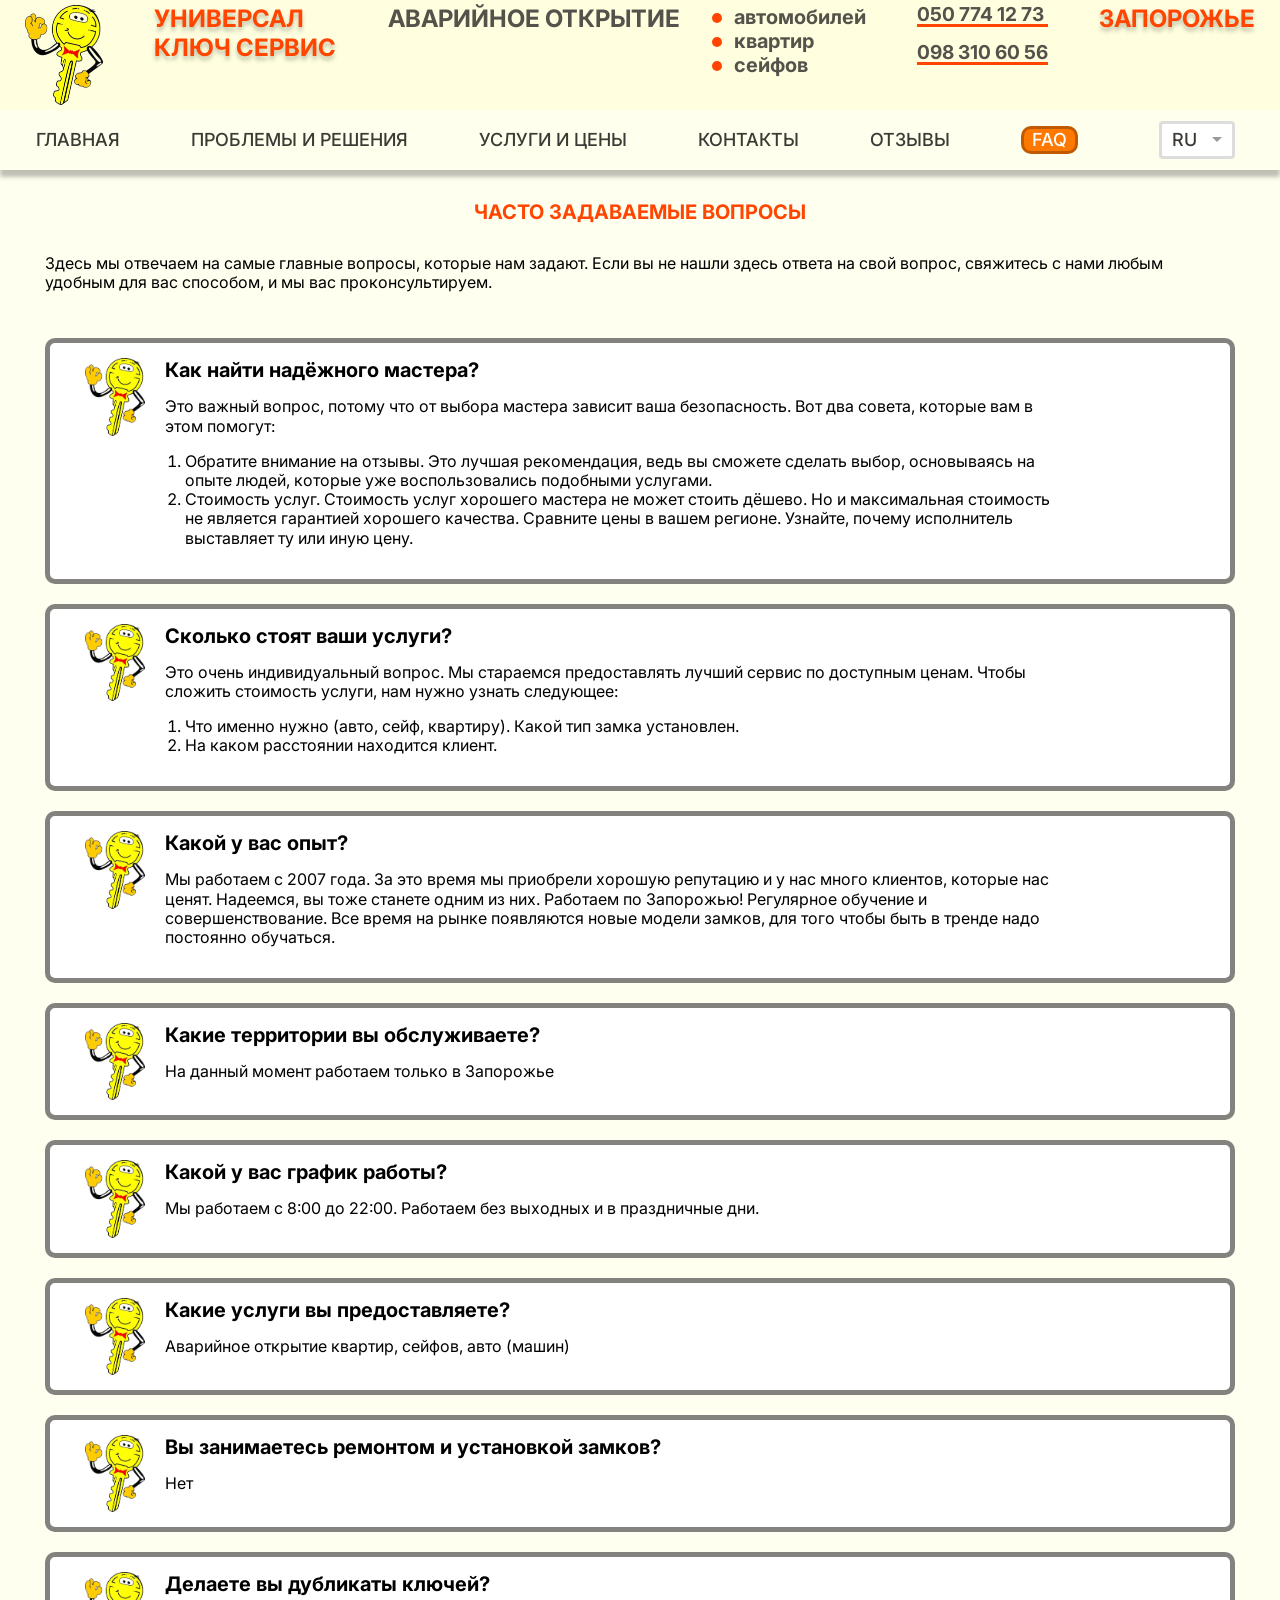
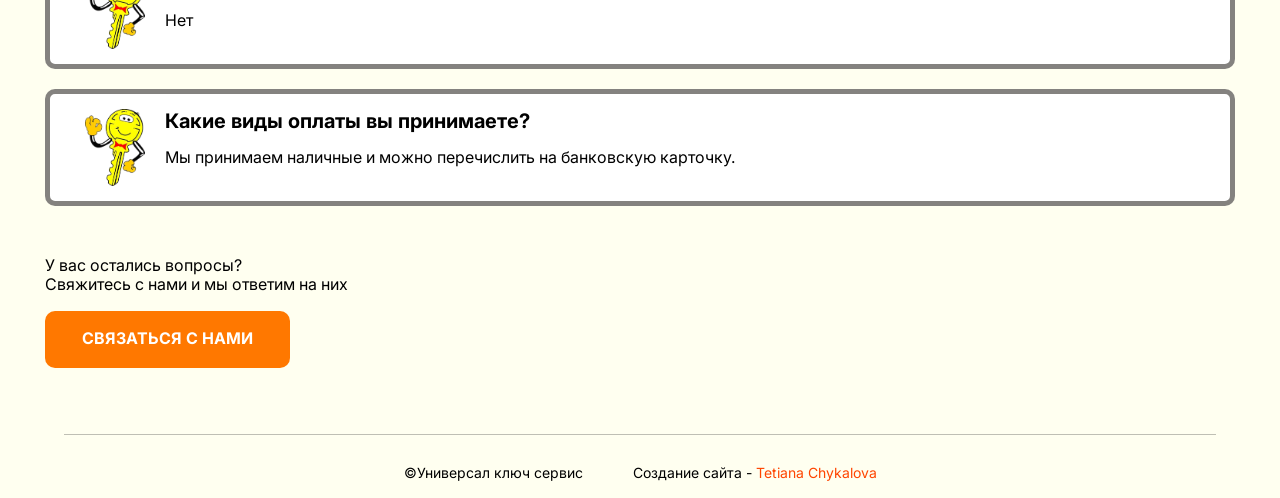
<file: faq_ru.html>
<!doctype html>
<html lang="ru">
<head>
    <meta charset="UTF-8">
    <meta name="viewport"
          content="width=device-width, user-scalable=no, initial-scale=1.0, maximum-scale=1.0, minimum-scale=1.0">
    <meta http-equiv="X-UA-Compatible" content="ie=edge">

    <meta name="keywords"
          content="FAQ аварийное экстренное вскрытие замков в Запорожье, аварийное открытие дверей, сейфов, авто, машин, автомобилей"
    />
    <meta name="description"
          content="Что мы можем, а что нет? Часто задаваемые вопросы мастеру по аварийному вскрытию квартир,
          автомобилей, машин, сейфов. Работающему в Запорожье."
    />

    <link rel="preconnect" href="https://fonts.googleapis.com">
    <link rel="preconnect" href="https://fonts.gstatic.com" crossorigin>
    <link href="https://fonts.googleapis.com/css2?family=Inter:wght@400;500;700&display=swap" rel="stylesheet">

    <link rel="shortcut icon" href="img/logo.ico">
    <link rel="stylesheet" href="css/bootstrap.min.css">
    <link rel="stylesheet" href="css/style.css">
    <link rel="stylesheet" href="css/faq.css">
    <title>Частые вопросы</title>
</head>
<body>
<!--container-fluid-->
<div class="container-fluid">
    <!--    header-->
    <header class="header__header">
        <div class="header__burger">
            <div class="burger__line" id="burger-line">
                <span></span>
            </div>
        </div>
        <section class="header__top">
            <div class="header__logo">
                <img src="img/logo.png" alt="logo">
            </div>
            <div class="header__name">
                <h1>УНИВЕРСАЛ КЛЮЧ СЕРВИС</h1>
            </div>
            <div class="header__description">
                <h2>АВАРИЙНОЕ ОТКРЫТИЕ</h2>
                <ul>
                    <li>автомобилей</li>
                    <li>квартир</li>
                    <li>сейфов</li>
                </ul>
            </div>
            <div class="header__tel">
                <p>050 774 12 73</p>
                <p>098 310 60 56</p>
            </div>
            <div class="header__location">
                <h2>ЗАПОРОЖЬЕ</h2>
            </div>
        </section>
        <nav class="header__nav">
            <ul class="nav__list" id="burger-content">
                <li class="nav__item">
                    <a href="index_ru.html" class="nav__link">ГЛАВНАЯ</a>
                </li>
                <li class="nav__item">
                    <a href="problems_ru.html" class="nav__link">ПРОБЛЕМЫ И РЕШЕНИЯ</a>
                </li>
                <li class="nav__item">
                    <a href="price_ru.html" class="nav__link">УСЛУГИ И ЦЕНЫ</a>
                </li>
                <li class="nav__item">
                    <a href="contacts_ru.html" class="nav__link">КОНТАКТЫ</a>
                </li>
                <li class="nav__item">
                    <a href="reviews_ru.html" class="nav__link">ОТЗЫВЫ</a>
                </li>
                <li class="nav__item nav__item-active">
                    <a href="faq_ru.html" class="nav__link">FAQ</a>
                </li>
                <li class="nav__item nav__select">
                    <div class="nav__select-control">RU</div>
                    <ul>
                        <li>
                            <a href="faq.html">UA</a>
                        </li>
                    </ul>
                </li>
                <li class="header__burger-language">
                    <div class="header__language">
                        <div class="header__language-uk">
                            <a href="faq.html">UK</a>
                        </div>
                        <div class="header__language-ru nav__change-lang">
                            <a href="faq_ru.html">RU</a>
                        </div>
                    </div>
                </li>
            </ul>
        </nav>
    </header>

    <!--    main-->
    <main class="main">
        <header class="main__header">
            <div>
                <p>050 774 12 73</p>
                <p>098 310 60 56</p>
            </div>
            <div>
                <a href="tel:+380507741273">050 774 12 73</a>
                <a href="tel:+380983106056">098 310 60 56</a>
            </div>
        </header>
<!--        title-->
        <section class="faq__title">
            <h3 class="main__title">ЧАСТО ЗАДАВАЕМЫЕ ВОПРОСЫ</h3>
            <p>
                Здеcь мы отвечаем на самые главные вопросы, которые нам задают. Если вы не нашли здесь ответа на свой
                вопрос, свяжитесь с нами любым удобным для вас способом, и мы вас проконсультируем.
            </p>
        </section>

<!--        faq-->
        <section class="faq__list">
            <div class="faq__items">
<!--                faq 1-->
                <div class="faq__item">
                    <div class="faq__item-left">
                        <div class="faq__item-img">
                            <img src="img/logo.png" alt="logo">
                        </div>
                    </div>
                    <div class="faq__item-right">
                        <div class="faq__item-ques">
                            <h4>Как найти надёжного мастера?</h4>
                        </div>
                        <div class="faq__item-ans">
                            <p>
                                Это важный вопрос, потому что от выбора мастера зависит ваша безопасность. Вот два
                                совета, которые вам в этом помогут:
                            </p>
                            <ol>
                                <li>
                                    Обратите внимание на отзывы. Это лучшая рекомендация, ведь вы сможете сделать выбор,
                                    основываясь на опыте людей, которые уже воспользовались подобными услугами.
                                </li>
                                <li>
                                    Стоимость услуг. Стоимость услуг хорошего мастера не может стоить дёшево. Но и
                                    максимальная стоимость не является гарантией хорошего качества. Сравните цены в
                                    вашем регионе. Узнайте, почему исполнитель выставляет ту или иную цену.
                                </li>
                            </ol>
                        </div>
                    </div>
                </div>
<!--                faq2-->
                <div class="faq__item">
                    <div class="faq__item-left">
                        <div class="faq__item-img">
                            <img src="img/logo.png" alt="logo">
                        </div>
                    </div>
                    <div class="faq__item-right">
                        <div class="faq__item-ques">
                            <h4>Сколько стоят ваши услуги?</h4>
                        </div>
                        <div class="faq__item-ans">
                            <p>
                                Это очень индивидуальный вопрос. Мы стараемся предоставлять лучший сервис по доступным
                                ценам. Чтобы сложить стоимость услуги, нам нужно узнать следующее:
                            </p>
                            <ol>
                                <li>
                                    Что именно нужно (авто, сейф, квартиру). Какой тип замка установлен.
                                </li>
                                <li>
                                    На каком расстоянии находится клиент.
                                </li>
                            </ol>
                        </div>
                    </div>
                </div>
<!--                faq3-->
                <div class="faq__item">
                    <div class="faq__item-left">
                        <div class="faq__item-img">
                            <img src="img/logo.png" alt="logo">
                        </div>
                    </div>
                    <div class="faq__item-right">
                        <div class="faq__item-ques">
                            <h4>Какой у вас опыт?</h4>
                        </div>
                        <div class="faq__item-ans">
                            <p>
                                Мы работаем с 2007 года. За это время мы приобрели хорошую репутацию и у нас много
                                клиентов, которые нас ценят. Надеемся, вы тоже станете одним из них. Работаем по
                                Запорожью! Регулярное обучение и совершенствование. Все время на рынке появляются новые
                                модели замков, для того чтобы быть в тренде надо постоянно обучаться.
                            </p>
                        </div>
                    </div>
                </div>
<!--                faq4-->
                <div class="faq__item">
                    <div class="faq__item-left">
                        <div class="faq__item-img">
                            <img src="img/logo.png" alt="logo">
                        </div>
                    </div>
                    <div class="faq__item-right">
                        <div class="faq__item-ques">
                            <h4>Какие территории вы обслуживаете?</h4>
                        </div>
                        <div class="faq__item-ans">
                            <p>
                                На данный момент работаем только в Запорожье
                            </p>
                        </div>
                    </div>
                </div>
<!--                faq5-->
                <div class="faq__item">
                    <div class="faq__item-left">
                        <div class="faq__item-img">
                            <img src="img/logo.png" alt="logo">
                        </div>
                    </div>
                    <div class="faq__item-right">
                        <div class="faq__item-ques">
                            <h4>Какой у вас график работы?</h4>
                        </div>
                        <div class="faq__item-ans">
                            <p>
                                Мы работаем с 8:00 до 22:00. Работаем без выходных и в праздничные дни.
                            </p>
                        </div>
                    </div>
                </div>
<!--                faq6-->
                <div class="faq__item">
                    <div class="faq__item-left">
                        <div class="faq__item-img">
                            <img src="img/logo.png" alt="logo">
                        </div>
                    </div>
                    <div class="faq__item-right">
                        <div class="faq__item-ques">
                            <h4>Какие услуги вы предоставляете?</h4>
                        </div>
                        <div class="faq__item-ans">
                            <p>
                                Аварийное открытие квартир, сейфов, авто (машин)
                            </p>
                        </div>
                    </div>
                </div>
<!--                faq7-->
                <div class="faq__item">
                    <div class="faq__item-left">
                        <div class="faq__item-img">
                            <img src="img/logo.png" alt="logo">
                        </div>
                    </div>
                    <div class="faq__item-right">
                        <div class="faq__item-ques">
                            <h4>Вы занимаетесь ремонтом и установкой замков?</h4>
                        </div>
                        <div class="faq__item-ans">
                            <p>
                                Нет
                            </p>
                        </div>
                    </div>
                </div>
<!--                faq8-->
                <div class="faq__item">
                    <div class="faq__item-left">
                        <div class="faq__item-img">
                            <img src="img/logo.png" alt="logo">
                        </div>
                    </div>
                    <div class="faq__item-right">
                        <div class="faq__item-ques">
                            <h4>Делаете вы дубликаты ключей?</h4>
                        </div>
                        <div class="faq__item-ans">
                            <p>
                                Нет
                            </p>
                        </div>
                    </div>
                </div>
<!--                faq9-->
                <div class="faq__item">
                    <div class="faq__item-left">
                        <div class="faq__item-img">
                            <img src="img/logo.png" alt="logo">
                        </div>
                    </div>
                    <div class="faq__item-right">
                        <div class="faq__item-ques">
                            <h4>Какие виды оплаты вы принимаете?</h4>
                        </div>
                        <div class="faq__item-ans">
                            <p>
                                Мы принимаем наличные и можно перечислить на банковскую карточку.
                            </p>
                        </div>
                    </div>
                </div>
            </div>
        </section>

<!--        contact link-->
        <section class="faq__contact">
            <div class="faq__contact-text">
                <p>
                    У вас остались вопросы? <br>
                    Свяжитесь с нами и мы ответим на них
                </p>
            </div>
            <div class="faq__contact-button">
                <a href="contacts_ru.html">связаться с нами</a>
            </div>
        </section>
    </main>

    <footer class="footer">
        <div class="footer__row">
            <div>
                <p>
                    ©Универсал ключ сервис
                </p>
            </div>
            <div>
                <p>
                    Создание сайта -
                    <a target="_blank" href="https://tetiana-chykalova.click/#en">Tetiana Chykalova</a>
                </p>
            </div>
        </div>
    </footer>


    <!--    container fluid-->
</div>

<script src="https://code.jquery.com/jquery-3.6.1.min.js"></script>
<script src="js/lang.js"></script>
<script src="js/script.js"></script>
</body>
</html>
</file>
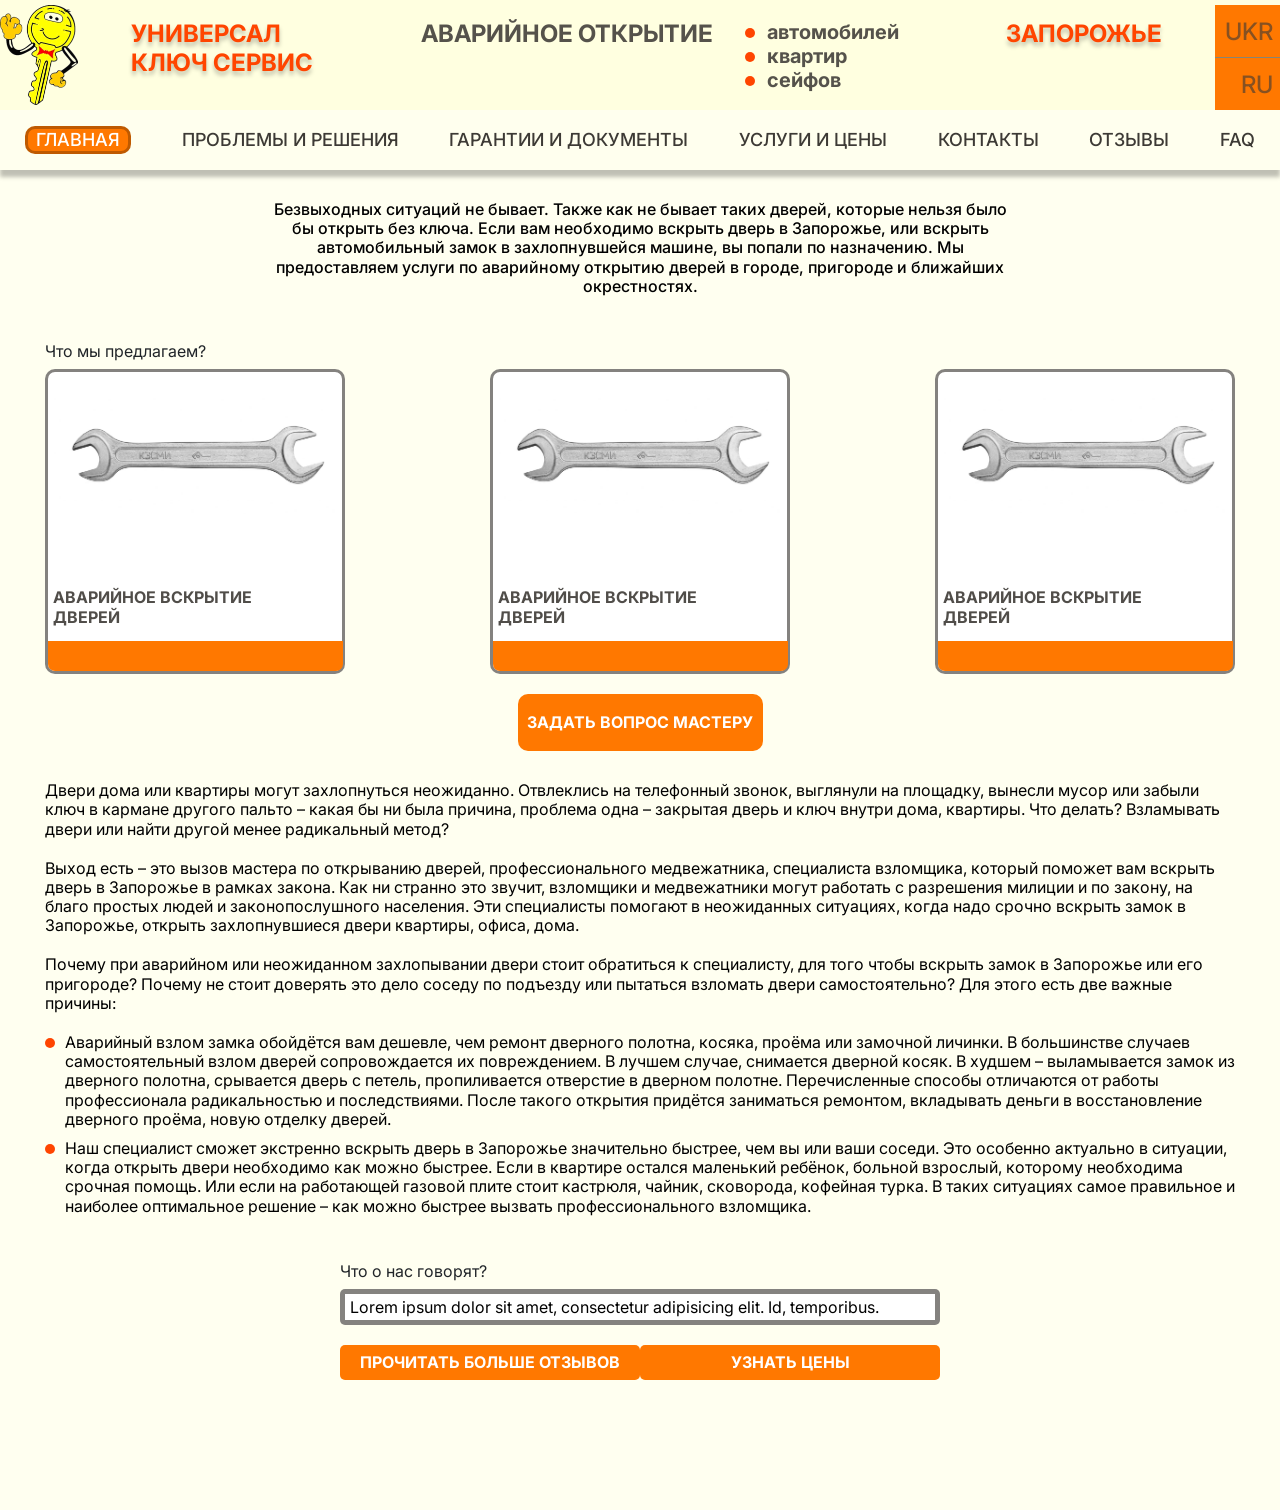
<file: index-ru.html>
<!doctype html>
<html lang="ru">
<head>
    <meta charset="UTF-8">
    <meta name="viewport"
          content="width=device-width, user-scalable=no, initial-scale=1.0, maximum-scale=1.0, minimum-scale=1.0">
    <meta http-equiv="X-UA-Compatible" content="ie=edge">

    <link rel="preconnect" href="https://fonts.googleapis.com">
    <link rel="preconnect" href="https://fonts.gstatic.com" crossorigin>
    <link href="https://fonts.googleapis.com/css2?family=Inter:wght@400;500;700&display=swap" rel="stylesheet">

    <link rel="shortcut icon" href="img/logo.ico">
    <link rel="stylesheet" href="css/bootstrap.min.css">
    <link rel="stylesheet" href="css/index.css">
    <link rel="stylesheet" href="css/style.css">
    <title>Универсал ключ сервис</title>
</head>
<body>
<!--container-fluid-->
<div class="container-fluid">
    <!--    header-->
    <header class="header__header">
        <div class="header__burger">
            <div class="burger__line" id="burger-line">
                <span></span>
            </div>
        </div>
        <section class="header__top">
            <section class="header__top-left">
                <div class="header__logo">
                    <img src="img/logo.png" alt="logo">
                </div>
            </section>
            <section class="header__top-center">
                <div class="header__name">
                    <h1>УНИВЕРСАЛ КЛЮЧ СЕРВИС</h1>
                </div>
                <div class="header__description">
                    <h2>АВАРИЙНОЕ ОТКРЫТИЕ</h2>
                    <ul>
                        <li>автомобилей</li>
                        <li>квартир</li>
                        <li>сейфов</li>
                    </ul>
                </div>
                <div class="header__location">
                    <h2>ЗАПОРОЖЬЕ</h2>
                </div>
            </section>
            <section class="header__rop-right">
                <div class="header__language">
                    <div class="header__language-uk">
                        <a href="index-uk.html">UKR</a>
                    </div>
                    <div class="header__language-line"></div>
                    <div class="header__language-ru">
                        <a href="index-ru.html">RU</a>
                    </div>
                </div>
            </section>
        </section>
        <nav class="header__nav">
            <ul class="nav__list" id="burger-content">
                <li class="nav__item nav__item-active">
                    <a href="index-ru.html" class="nav__link">ГЛАВНАЯ</a>
                </li>
                <li class="nav__item">
                    <a href="problems.html" class="nav__link">ПРОБЛЕМЫ И РЕШЕНИЯ</a>
                </li>
                <li class="nav__item">
                    <a href="documents.html" class="nav__link">ГАРАНТИИ И ДОКУМЕНТЫ</a>
                </li>
                <li class="nav__item">
                    <a href="price.html" class="nav__link">УСЛУГИ И ЦЕНЫ</a>
                </li>
                <li class="nav__item">
                    <a href="contacts.html" class="nav__link">КОНТАКТЫ</a>
                </li>
                <li class="nav__item">
                    <a href="reviews.html" class="nav__link">ОТЗЫВЫ</a>
                </li>
                <li class="nav__item">
                    <a href="faq.html" class="nav__link">FAQ</a>
                </li>
                <li class="header__burger-language">
                    <div class="header__language">
                        <div class="header__language-uk">
                            <a href="index-uk.html">UKR</a>
                        </div>
                        <div class="header__language-ru">
                            <a href="index-ru.html">RU</a>
                        </div>
                    </div>
                </li>
            </ul>
        </nav>
    </header>

<!--    main-->
    <main class="main">
<!--        вступительная речь-->
        <section class="main__index-info">
            <p>
                Безвыходных ситуаций не бывает. Также как не бывает таких дверей,
                которые нельзя было бы открыть без ключа. Если вам необходимо вскрыть дверь
                в Запорожье, или вскрыть автомобильный замок в захлопнувшейся машине,
                вы попали по назначению. Мы предоставляем услуги по аварийному открытию
                дверей в городе, пригороде и ближайших окрестностях.
            </p>
        </section>

<!--        кратко об услугах и кнопочка "заказать"-->
        <section class="main__index-offer">
            <h3 class="main__index-title">Что мы предлагаем?</h3>
            <div class="index__offer-items">
                <div class="index__offer-item">
                    <div class="index__offer-img">
                        <img src="img/temporary.jpg" alt="">
                    </div>
                    <div class="index__offer-title">
                        <h3>АВАРИЙНОЕ ВСКРЫТИЕ ДВЕРЕЙ</h3>
                    </div>
                    <div class="index__offer-button">
                        <a href="tel:+380994445510">СРОЧНЫЙ ВЫЗОВ МАСТЕРА</a>
                    </div>
                </div>
                <div class="index__offer-item">
                    <div class="index__offer-img">
                        <img src="img/temporary.jpg" alt="">
                    </div>
                    <div class="index__offer-title">
                        <h3>АВАРИЙНОЕ ВСКРЫТИЕ ДВЕРЕЙ</h3>
                    </div>
                    <div class="index__offer-button">
                        <a href="tel:+380994445510">СРОЧНЫЙ ВЫЗОВ МАСТЕРА</a>
                    </div>
                </div>
                <div class="index__offer-item">
                    <div class="index__offer-img">
                        <img src="img/temporary.jpg" alt="">
                    </div>
                    <div class="index__offer-title">
                        <h3>АВАРИЙНОЕ ВСКРЫТИЕ ДВЕРЕЙ</h3>
                    </div>
                    <div class="index__offer-button">
                        <a href="tel:+380994445510">СРОЧНЫЙ ВЫЗОВ МАСТЕРА</a>
                    </div>
                </div>
            </div>
            <div class="index__offer-master">
                <a href="viber://chat?number=+380994445510">ЗАДАТЬ ВОПРОС МАСТЕРУ</a>
            </div>
        </section>

<!--        куча текаста на главной странице-->
        <section class="main__index-text">
            <p>
                Двери дома или квартиры могут захлопнуться неожиданно.
                Отвлеклись на телефонный звонок, выглянули на площадку,
                вынесли мусор или забыли ключ в кармане другого пальто –
                какая бы ни была причина, проблема одна – закрытая дверь
                и ключ внутри дома, квартиры. Что делать? Взламывать двери
                или найти другой менее радикальный метод?
            </p>
            <p>
                Выход есть – это вызов мастера по открыванию дверей,
                профессионального медвежатника, специалиста взломщика,
                который поможет вам вскрыть дверь в Запорожье в рамках закона.
                Как ни странно это звучит, взломщики и медвежатники могут
                работать с разрешения милиции и по закону, на благо простых людей
                и законопослушного населения. Эти специалисты помогают
                в неожиданных ситуациях, когда надо срочно вскрыть замок
                в Запорожье, открыть захлопнувшиеся двери квартиры, офиса, дома.
            </p>
            <p>
                Почему при аварийном или неожиданном захлопывании двери стоит
                обратиться к специалисту, для того чтобы вскрыть замок в Запорожье
                или его пригороде? Почему не стоит доверять это дело соседу
                по подъезду или пытаться взломать двери самостоятельно? Для этого
                есть две важные причины:
            </p>
            <ul>
                <li>
                    Аварийный взлом замка обойдётся вам дешевле, чем ремонт
                    дверного полотна, косяка, проёма или замочной личинки.
                    В большинстве случаев самостоятельный взлом дверей
                    сопровождается их повреждением. В лучшем случае, снимается
                    дверной косяк. В худшем – выламывается замок из дверного
                    полотна, срывается дверь с петель, пропиливается отверстие
                    в дверном полотне. Перечисленные способы отличаются от
                    работы профессионала радикальностью и последствиями.
                    После такого открытия придётся заниматься ремонтом,
                    вкладывать деньги в восстановление дверного проёма, новую
                    отделку дверей.
                </li>
                <li>
                    Наш специалист сможет экстренно вскрыть дверь в Запорожье значительно
                    быстрее, чем вы или ваши соседи. Это особенно актуально в ситуации,
                    когда открыть двери необходимо как можно быстрее. Если в квартире
                    остался маленький ребёнок, больной взрослый, которому необходима
                    срочная помощь. Или если на работающей газовой плите стоит кастрюля,
                    чайник, сковорода, кофейная турка. В таких ситуациях самое правильное
                    и наиболее оптимальное решение – как можно быстрее вызвать
                    профессионального взломщика.
                </li>
            </ul>
        </section>

<!--        отзывы и ссылочка на них-->
        <section class="main__index-review">
            <h3 class="main__index-title">Что о нас говорят?</h3>
            <div class="index__review-text">
                Lorem ipsum dolor sit amet, consectetur adipisicing elit. Id, temporibus.
            </div>
            <div class="index__review-buttons">
                <div class="main__review-button">
                    <a href="reviews.html">ПРОЧИТАТЬ БОЛЬШЕ ОТЗЫВОВ</a>
                </div>
                <div class="main__review-button">
                    <a href="reviews.html">УЗНАТЬ ЦЕНЫ</a>
                </div>
            </div>
        </section>
    </main>


<!--    container fluid-->
</div>

<script src="js/script.js"></script>
</body>
</html>
</file>
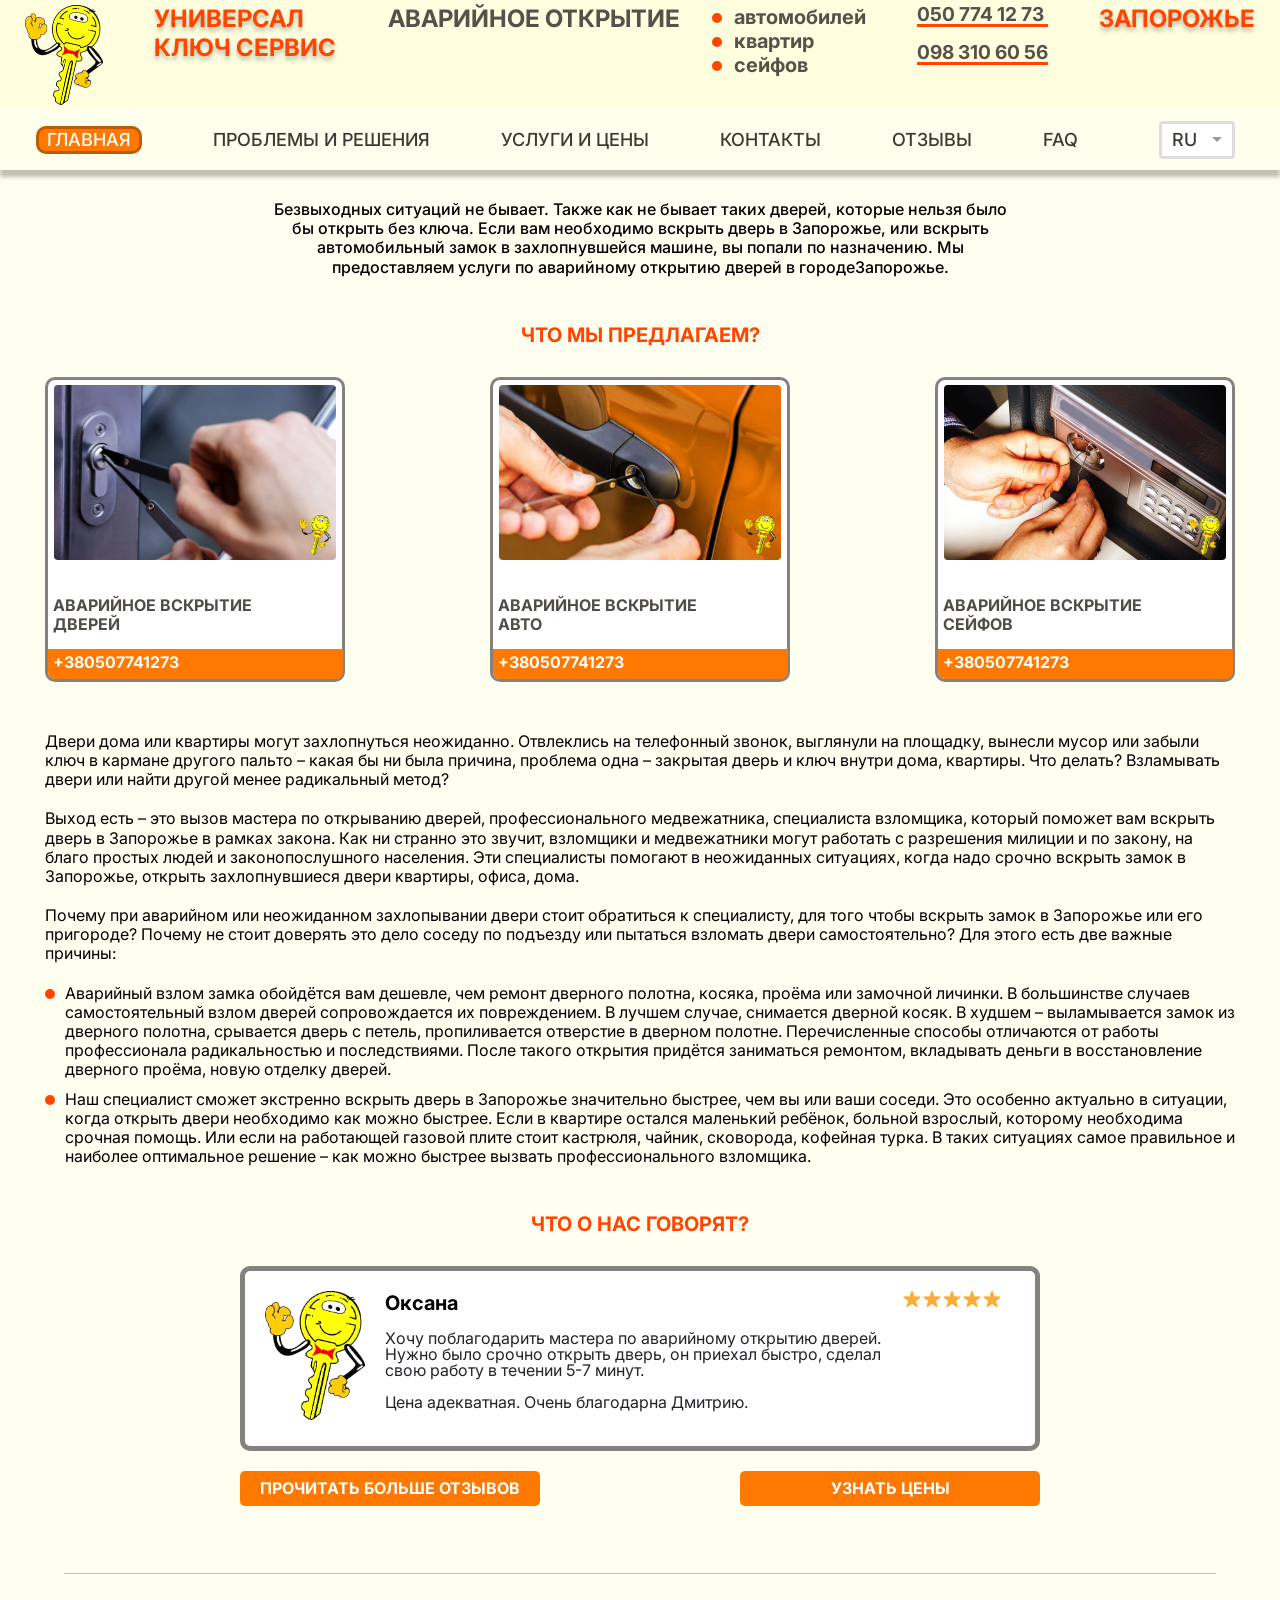
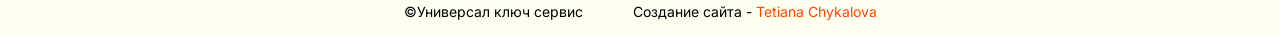
<file: index_ru.html>
<!doctype html>
<html lang="ru">
<head>
    <meta charset="UTF-8">
    <meta name="viewport"
          content="width=device-width, user-scalable=no, initial-scale=1.0, maximum-scale=1.0, minimum-scale=1.0">
    <meta http-equiv="X-UA-Compatible" content="ie=edge">

    <meta name="keywords"
          content="аварийное вскрытие замков в Запорожье, аварийное открытие дверей, сейфов, авто, машин, автомобилей, Запорожье"
    />
    <meta name="description"
          content="Захлопнулась дверь дома? Забыли ключи в авто? Не можете открыть сейф? Звоните в универсал ключ сервис
           0507741273, 0983106056 (г. Запорожье). Вам помогут быстро, качественно, не дорого."
    />

    <link rel="preconnect" href="https://fonts.googleapis.com">
    <link rel="preconnect" href="https://fonts.gstatic.com" crossorigin>
    <link href="https://fonts.googleapis.com/css2?family=Inter:wght@400;500;700&display=swap" rel="stylesheet">

    <link rel="shortcut icon" href="img/logo.ico">
    <link rel="stylesheet" href="css/bootstrap.min.css">
    <link rel="stylesheet" href="css/style.css">
    <link rel="stylesheet" href="css/reviews.css">
    <link rel="stylesheet" href="css/index.css">
    <title>Универсал ключ сервис</title>
</head>
<body>
<!--container-fluid-->
<div class="container-fluid">
    <!--    header-->
    <header class="header__header">
        <div class="header__burger">
            <div class="burger__line" id="burger-line">
                <span></span>
            </div>
        </div>
        <section class="header__top">
            <div class="header__logo">
                <img src="img/logo.png" alt="logo">
            </div>
            <div class="header__name">
                <h1>УНИВЕРСАЛ КЛЮЧ СЕРВИС</h1>
            </div>
            <div class="header__description">
                <h2>АВАРИЙНОЕ ОТКРЫТИЕ</h2>
                <ul>
                    <li>автомобилей</li>
                    <li>квартир</li>
                    <li>сейфов</li>
                </ul>
            </div>
            <div class="header__tel">
                <p>050 774 12 73</p>
                <p>098 310 60 56</p>
            </div>
            <div class="header__location">
                <h2>ЗАПОРОЖЬЕ</h2>
            </div>
        </section>
        <nav class="header__nav">
            <ul class="nav__list" id="burger-content">
                <li class="nav__item nav__item-active">
                    <a href="index_ru.html" class="nav__link">ГЛАВНАЯ</a>
                </li>
                <li class="nav__item">
                    <a href="problems_ru.html" class="nav__link">ПРОБЛЕМЫ И РЕШЕНИЯ</a>
                </li>
                <li class="nav__item">
                    <a href="price_ru.html" class="nav__link">УСЛУГИ И ЦЕНЫ</a>
                </li>
                <li class="nav__item">
                    <a href="contacts_ru.html" class="nav__link">КОНТАКТЫ</a>
                </li>
                <li class="nav__item">
                    <a href="reviews_ru.html" class="nav__link">ОТЗЫВЫ</a>
                </li>
                <li class="nav__item">
                    <a href="faq_ru.html" class="nav__link">FAQ</a>
                </li>
                <li class="nav__item nav__select">
                    <div class="nav__select-control">RU</div>
                    <ul>
                        <li>
                            <a href="index.html">UA</a>
                        </li>
                    </ul>
                </li>
                <li class="header__burger-language">
                    <div class="header__language">
                        <div class="header__language-uk">
                            <a href="index.html">UK</a>
                        </div>
                        <div class="header__language-ru nav__change-lang">
                            <a href="index_ru.html">RU</a>
                        </div>
                    </div>
                </li>
            </ul>
        </nav>
    </header>

<!--    main-->
    <main class="main">
        <header class="main__header">
            <div>
                <p>050 774 12 73</p>
                <p>098 310 60 56</p>
            </div>
            <div>
                <a href="tel:+380507741273">050 774 12 73</a>
                <a href="tel:+380983106056">098 310 60 56</a>
            </div>
        </header>
<!--        вступительная речь-->
        <section class="main__index-info">
            <p>
                Безвыходных ситуаций не бывает. Также как не бывает таких дверей, которые нельзя было бы открыть без
                ключа. Если вам необходимо вскрыть дверь в Запорожье, или вскрыть автомобильный замок в захлопнувшейся
                машине, вы попали по назначению. Мы предоставляем услуги по аварийному открытию дверей в городеЗапорожье.
            </p>
        </section>

<!--        кратко об услугах и кнопочка "заказать"-->
        <section class="main__index-offer">
            <h3 class="main__title">Что мы предлагаем?</h3>
            <div class="index__offer-items">
                <div class="index__offer-item">
                    <div class="index__offer-img">
                        <img src="img/index-home.jpg" alt="аварийное открытие дверей">
                        <img src="img/logo-small.png" alt="logo" class="index__offer-logo">
                    </div>
                    <div class="index__offer-title">
                        <h3>АВАРИЙНОЕ ВСКРЫТИЕ ДВЕРЕЙ</h3>
                    </div>
                    <div class="index__offer-button">
                        <p>+380507741273</p>
                        <a href="tel:+380507741273">СРОЧНЫЙ ВЫЗОВ МАСТЕРА</a>
                    </div>
                </div>
                <div class="index__offer-item">
                    <div class="index__offer-img">
                        <img src="img/index-car.jpg" alt="аварийное открытие авто">
                        <img src="img/logo-small.png" alt="logo" class="index__offer-logo">
                    </div>
                    <div class="index__offer-title">
                        <h3>АВАРИЙНОЕ ВСКРЫТИЕ АВТО</h3>
                    </div>
                    <div class="index__offer-button">
                        <p>+380507741273</p>
                        <a href="tel:+380507741273">СРОЧНЫЙ ВЫЗОВ МАСТЕРА</a>
                    </div>
                </div>
                <div class="index__offer-item">
                    <div class="index__offer-img">
                        <img src="img/index-safe.jpg" alt="аварийное открытие сейфов">
                        <img src="img/logo-small.png" alt="logo" class="index__offer-logo">
                    </div>
                    <div class="index__offer-title">
                        <h3>АВАРИЙНОЕ ВСКРЫТИЕ СЕЙФОВ</h3>
                    </div>
                    <div class="index__offer-button">
                        <p>+380507741273</p>
                        <a href="tel:+380507741273">СРОЧНЫЙ ВЫЗОВ МАСТЕРА</a>
                    </div>
                </div>
            </div>
<!--            <div class="index__offer-master">-->
<!--                <a href="viber://chat?number=+380994445510">ЗАДАТЬ ВОПРОС МАСТЕРУ</a>-->
<!--            </div>-->
        </section>

<!--        куча текаста на главной странице-->
        <section class="main__index-text">
            <p>
                Двери дома или квартиры могут захлопнуться неожиданно. Отвлеклись на телефонный звонок, выглянули на
                площадку, вынесли мусор или забыли ключ в кармане другого пальто – какая бы ни была причина, проблема
                одна – закрытая дверь и ключ внутри дома, квартиры. Что делать? Взламывать двери или найти другой
                менее радикальный метод?
            </p>
            <p>
                Выход есть – это вызов мастера по открыванию дверей, профессионального медвежатника, специалиста
                взломщика, который поможет вам вскрыть дверь в Запорожье в рамках закона. Как ни странно это звучит,
                взломщики и медвежатники могут работать с разрешения милиции и по закону, на благо простых людей и
                законопослушного населения. Эти специалисты помогают в неожиданных ситуациях, когда надо срочно вскрыть
                замок в Запорожье, открыть захлопнувшиеся двери квартиры, офиса, дома.
            </p>
            <p>
                Почему при аварийном или неожиданном захлопывании двери стоит обратиться к специалисту, для того чтобы
                вскрыть замок в Запорожье или его пригороде? Почему не стоит доверять это дело соседу по подъезду или
                пытаться взломать двери самостоятельно? Для этого есть две важные причины:
            </p>
            <ul>
                <li>
                    Аварийный взлом замка обойдётся вам дешевле, чем ремонт дверного полотна, косяка, проёма или
                    замочной личинки. В большинстве случаев самостоятельный взлом дверей сопровождается их повреждением.
                    В лучшем случае, снимается дверной косяк. В худшем – выламывается замок из дверного полотна,
                    срывается дверь с петель, пропиливается отверстие в дверном полотне. Перечисленные способы
                    отличаются от работы профессионала радикальностью и последствиями. После такого открытия придётся
                    заниматься ремонтом, вкладывать деньги в восстановление дверного проёма, новую отделку дверей.
                </li>
                <li>
                    Наш специалист сможет экстренно вскрыть дверь в Запорожье значительно быстрее, чем вы или ваши
                    соседи. Это особенно актуально в ситуации, когда открыть двери необходимо как можно быстрее. Если в
                    квартире остался маленький ребёнок, больной взрослый, которому необходима срочная помощь. Или если
                    на работающей газовой плите стоит кастрюля, чайник, сковорода, кофейная турка. В таких ситуациях
                    самое правильное и наиболее оптимальное решение – как можно быстрее вызвать профессионального взломщика.
                </li>
            </ul>
        </section>

<!--        отзывы и ссылочка на них-->
        <section class="main__index-review">
            <h3 class="main__title">Что о нас говорят?</h3>
            <div class="review__item">
                <div class="review__item-img">
                    <img src="img/logo.png" alt="logo">
                </div>
                <div class="review__item-info">
                    <div class="review__item-left">
                        <p class="review__item-name">Оксана</p>
<!--                        <p class="review__item-date">01.01.2022</p>-->
                        <p>
                            Хочу поблагодарить мастера по аварийному открытию дверей. Нужно было
                            срочно открыть дверь, он приехал быстро, сделал свою работу в течении
                            5-7 минут.
                        </p>
                        <p>Цена адекватная. Очень благодарна Дмитрию.</p>
                    </div>
                    <div class="review__item-right">
                    </div>
                </div>
            </div>
            <div class="index__review-buttons">
                <div class="main__review-button">
                    <a href="reviews_ru.html">ПРОЧИТАТЬ БОЛЬШЕ ОТЗЫВОВ</a>
                </div>
                <div class="main__review-button">
                    <a href="price_ru.html">УЗНАТЬ ЦЕНЫ</a>
                </div>
            </div>
        </section>
    </main>

    <footer class="footer">
        <div class="footer__row">
            <div>
                <p>
                    ©Универсал ключ сервис
                </p>
            </div>
            <div>
                <p>
                    Создание сайта -
                    <a target="_blank" href="https://tetiana-chykalova.click/#en">Tetiana Chykalova</a>
                </p>
            </div>
        </div>
    </footer>

<!--    container fluid-->
</div>

<script src="https://code.jquery.com/jquery-3.6.1.min.js"></script>
<script src="js/lang.js"></script>
<script src="js/script.js"></script>
</body>
</html>
</file>
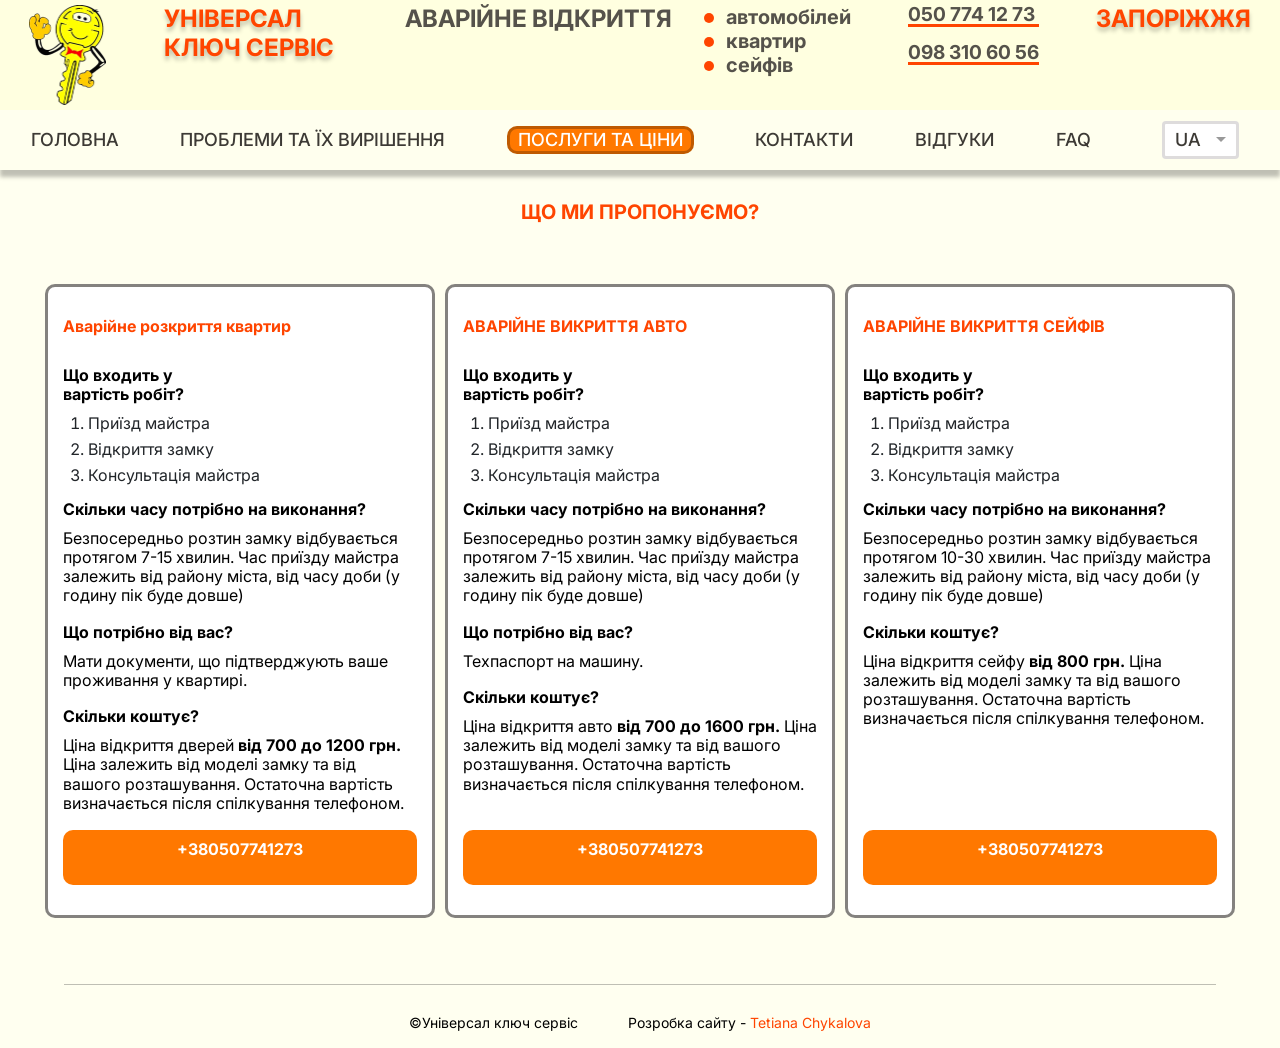
<file: price.html>
<!doctype html>
<html lang="uk">
<head>
    <meta charset="UTF-8">
    <meta name="viewport"
          content="width=device-width, user-scalable=no, initial-scale=1.0, maximum-scale=1.0, minimum-scale=1.0">
    <meta http-equiv="X-UA-Compatible" content="ie=edge">

    <meta name="keywords"
          content="адекватна ціна на аварійне відкриття дверей, замків, автомобілів, сейфів, авто, машин у Запоріжжі"
    />
    <meta name="description"
          content="Скільки коштують послуги з аварійного розтину замків? Залежить від моделі замку та розташування
          клієнта. Універсал ключ сервіс – найкраще співвідношення ціни-якості. Працюємо по Запоріжжі. 0983106056, 0507741273."
    />

    <link rel="preconnect" href="https://fonts.googleapis.com">
    <link rel="preconnect" href="https://fonts.gstatic.com" crossorigin>
    <link href="https://fonts.googleapis.com/css2?family=Inter:wght@400;500;700&display=swap" rel="stylesheet">

    <link rel="shortcut icon" href="img/logo.ico">
    <link rel="stylesheet" href="css/bootstrap.min.css">
    <link rel="stylesheet" href="css/style.css">
    <link rel="stylesheet" href="css/price.css">

    <title>Услуги и цены</title>
</head>
<body>
<!--container-fluid-->
<div class="container-fluid">
    <!--    header-->
    <header class="header__header">
        <div class="header__burger">
            <div class="burger__line" id="burger-line">
                <span></span>
            </div>
        </div>
        <section class="header__top">
            <div class="header__logo">
                <img src="img/logo.png" alt="logo">
            </div>
            <div class="header__name">
                <h1>УНІВЕРСАЛ КЛЮЧ СЕРВІС</h1>
            </div>
            <div class="header__description">
                <h2>АВАРІЙНЕ ВІДКРИТТЯ</h2>
                <ul>
                    <li>автомобілей</li>
                    <li>квартир</li>
                    <li>сейфів</li>
                </ul>
            </div>
            <div class="header__tel">
                <p>050 774 12 73</p>
                <p>098 310 60 56</p>
            </div>
            <div class="header__location">
                <h2>ЗАПОРІЖЖЯ</h2>
            </div>
        </section>
        <nav class="header__nav">
            <ul class="nav__list" id="burger-content">
                <li class="nav__item">
                    <a href="index.html" class="nav__link">ГОЛОВНА</a>
                </li>
                <li class="nav__item">
                    <a href="problems.html" class="nav__link">ПРОБЛЕМИ ТА ЇХ ВИРІШЕННЯ</a>
                </li>
                <li class="nav__item nav__item-active">
                    <a href="price.html" class="nav__link">ПОСЛУГИ ТА ЦІНИ</a>
                </li>
                <li class="nav__item">
                    <a href="contacts.html" class="nav__link">КОНТАКТИ</a>
                </li>
                <li class="nav__item">
                    <a href="reviews.html" class="nav__link">ВІДГУКИ</a>
                </li>
                <li class="nav__item">
                    <a href="faq_ru.html" class="nav__link">FAQ</a>
                </li>
                <li class="nav__item nav__select">
                    <div class="nav__select-control">UA</div>
                    <ul>
                        <li>
                            <a href="price_ru.html">RU</a>
                        </li>
                    </ul>
                </li>
                <li class="header__burger-language">
                    <div class="header__language">
                        <div class="header__language-uk nav__change-lang">
                            <a href="price.html">UK</a>
                        </div>
                        <div class="header__language-ru">
                            <a href="price_ru.html">RU</a>
                        </div>
                    </div>
                </li>
            </ul>
        </nav>
    </header>

    <!--    main-->
    <main class="main">
        <header class="main__header">
            <div>
                <p>050 774 12 73</p>
                <p>098 310 60 56</p>
            </div>
            <div>
                <a href="tel:+380507741273">050 774 12 73</a>
                <a href="tel:+380983106056">098 310 60 56</a>
            </div>
        </header>
        <section class="price__main-title">
            <h3 class="main__title">що ми пропонуємо?</h3>
        </section>
        <section class="price__main-offer">
            <div class="price__offer-items">
                <div class="price__offer-item">
                    <div class="price__offer-item_main">
                        <div class="price__offer-title">
                            <h4>Аварійне розкриття квартир</h4>
                        </div>
                        <div class="price__offer-included">
                            <h5>Що входить у вартість робіт?</h5>
                            <ol>
                                <li>Приїзд майстра</li>
                                <li>Відкриття замку</li>
                                <li>Консультація майстра</li>
                            </ol>
                        </div>
                        <div class="price__offer-time">
                            <h5>Скільки часу потрібно на виконання?</h5>
                            <p>
                                Безпосередньо розтин замку відбувається протягом 7-15 хвилин. Час приїзду майстра
                                залежить від району міста, від часу доби (у годину пік буде довше)
                            </p>
                        </div>
                        <div class="price__offer-required">
                            <h5>Що потрібно від вас?</h5>
                            <p>Мати документи, що підтверджують ваше проживання у квартирі.</p>
                        </div>
                        <div class="price__offer-cost">
                            <h5>Скільки коштує?</h5>
                            <p>
                                Ціна відкриття дверей <b>від 700 до 1200 грн.</b> Ціна залежить від моделі замку та від
                                вашого розташування. Остаточна вартість визначається після спілкування телефоном.
                            </p>
                        </div>
                    </div>
                    <div class="price__offer-button">
                        <p>+380507741273</p>
                        <a href="tel:+380507741273">замовити аварійне розкриття дверей</a>
                    </div>
                </div>

                <div class="price__offer-item">
                    <div class="price__offer-item_main">
                        <div class="price__offer-title">
                            <h4>АВАРІЙНЕ ВИКРИТТЯ АВТО</h4>
                        </div>
                        <div class="price__offer-included">
                            <h5>Що входить у вартість робіт?</h5>
                            <ol>
                                <li>Приїзд майстра</li>
                                <li>Відкриття замку</li>
                                <li>Консультація майстра</li>
                            </ol>
                        </div>
                        <div class="price__offer-time">
                            <h5>Скільки часу потрібно на виконання?</h5>
                            <p>
                                Безпосередньо розтин замку відбувається протягом 7-15 хвилин. Час приїзду майстра
                                залежить від району міста, від часу доби (у годину пік буде довше)
                            </p>
                        </div>
                        <div class="price__offer-required">
                            <h5>Що потрібно від вас?</h5>
                            <p>Техпаспорт на машину.</p>
                        </div>
                        <div class="price__offer-cost">
                            <h5>Скільки коштує?</h5>
                            <p>
                                Ціна відкриття авто <b>від 700 до 1600 грн.</b> Ціна залежить від моделі замку та від
                                вашого розташування. Остаточна вартість визначається після спілкування телефоном.
                            </p>
                        </div>
                    </div>
                    <div class="price__offer-button">
                        <p>+380507741273</p>
                        <a href="tel:+380507741273">замовити аварійне розкриття авто</a>
                    </div>
                </div>

                <div class="price__offer-item">
                    <div class="price__offer-item_main">
                        <div class="price__offer-title">
                            <h4>АВАРІЙНЕ ВИКРИТТЯ СЕЙФІВ</h4>
                        </div>
                        <div class="price__offer-included">
                            <h5>Що входить у вартість робіт?</h5>
                            <ol>
                                <li>Приїзд майстра</li>
                                <li>Відкриття замку</li>
                                <li>Консультація майстра</li>
                            </ol>
                        </div>
                        <div class="price__offer-time">
                            <h5>Скільки часу потрібно на виконання?</h5>
                            <p>
                                Безпосередньо розтин замку відбувається протягом 10-30 хвилин. Час приїзду майстра
                                залежить від району міста, від часу доби (у годину пік буде довше)
                            </p>
                        </div>
<!--                        <div class="price__offer-required">-->
<!--                            <h5>Що потрібно від вас?</h5>-->
<!--                            <p>Мати документи, що підтверджують ваше проживання у квартирі.</p>-->
<!--                        </div>-->
                        <div class="price__offer-cost">
                            <h5>Скільки коштує?</h5>
                            <p>
                                Ціна відкриття сейфу <b>від 800 грн.</b> Ціна залежить від моделі замку та від вашого
                                розташування. Остаточна вартість визначається після спілкування телефоном.
                            </p>
                        </div>
                    </div>
                    <div class="price__offer-button">
                        <p>+380507741273</p>
                        <a href="tel:+380507741273">замовити аварійне розкриття сейфу</a>
                    </div>
                </div>
            </div>
        </section>
    </main>

    <footer class="footer">
        <div class="footer__row">
            <div>
                <p>
                    ©Універсал ключ сервіс
                </p>
            </div>
            <div>
                <p>
                    Розробка сайту -
                    <a target="_blank" href="https://tetiana-chykalova.click/#en">Tetiana Chykalova</a>
                </p>
            </div>
        </div>
    </footer>

    <!--    container fluid-->
</div>

<script src="https://code.jquery.com/jquery-3.6.1.min.js"></script>
<script src="js/lang.js"></script>
<script src="js/script.js"></script>
</body>
</html>
</file>
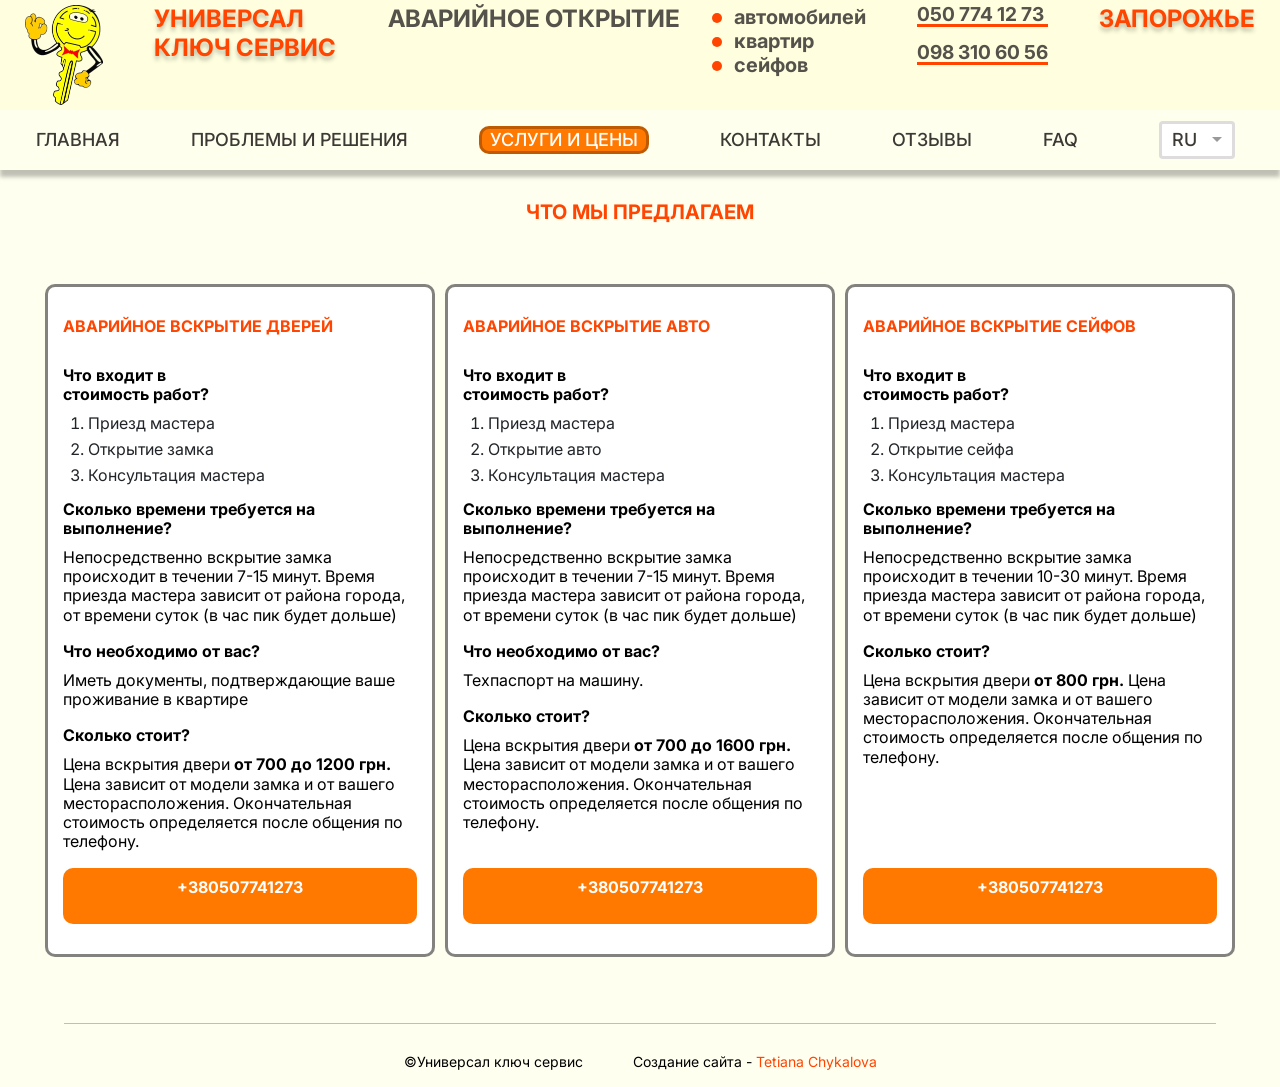
<file: price_ru.html>
<!doctype html>
<html lang="ru">
<head>
    <meta charset="UTF-8">
    <meta name="viewport"
          content="width=device-width, user-scalable=no, initial-scale=1.0, maximum-scale=1.0, minimum-scale=1.0">
    <meta http-equiv="X-UA-Compatible" content="ie=edge">

    <meta name="keywords"
          content="адекватная цена на аварийное вскрытие дверей, замков, автомобилей, сейфов, авто, машин в Запорожье."
    />
    <meta name="description"
          content="Сколько стоят услуги по аварийному вскрытию замков? Зависит от модели замка и расположения клиента.
          Универсал ключ сервис - лучшее соотношение цены-качества. Работаем по Запорожью. 0983106056, 0507741273."
    />

    <link rel="preconnect" href="https://fonts.googleapis.com">
    <link rel="preconnect" href="https://fonts.gstatic.com" crossorigin>
    <link href="https://fonts.googleapis.com/css2?family=Inter:wght@400;500;700&display=swap" rel="stylesheet">

    <link rel="shortcut icon" href="img/logo.ico">
    <link rel="stylesheet" href="css/bootstrap.min.css">
    <link rel="stylesheet" href="css/style.css">
    <link rel="stylesheet" href="css/price.css">

    <title>Услуги и цены</title>
</head>
<body>
<!--container-fluid-->
<div class="container-fluid">
    <!--    header-->
    <header class="header__header">
        <div class="header__burger">
            <div class="burger__line" id="burger-line">
                <span></span>
            </div>
        </div>
        <section class="header__top">
            <div class="header__logo">
                <img src="img/logo.png" alt="logo">
            </div>
            <div class="header__name">
                <h1>УНИВЕРСАЛ КЛЮЧ СЕРВИС</h1>
            </div>
            <div class="header__description">
                <h2>АВАРИЙНОЕ ОТКРЫТИЕ</h2>
                <ul>
                    <li>автомобилей</li>
                    <li>квартир</li>
                    <li>сейфов</li>
                </ul>
            </div>
            <div class="header__tel">
                <p>050 774 12 73</p>
                <p>098 310 60 56</p>
            </div>
            <div class="header__location">
                <h2>ЗАПОРОЖЬЕ</h2>
            </div>
        </section>
        <nav class="header__nav">
            <ul class="nav__list" id="burger-content">
                <li class="nav__item">
                    <a href="index_ru.html" class="nav__link">ГЛАВНАЯ</a>
                </li>
                <li class="nav__item">
                    <a href="problems_ru.html" class="nav__link">ПРОБЛЕМЫ И РЕШЕНИЯ</a>
                </li>
                <li class="nav__item nav__item-active">
                    <a href="price_ru.html" class="nav__link">УСЛУГИ И ЦЕНЫ</a>
                </li>
                <li class="nav__item">
                    <a href="contacts_ru.html" class="nav__link">КОНТАКТЫ</a>
                </li>
                <li class="nav__item">
                    <a href="reviews_ru.html" class="nav__link">ОТЗЫВЫ</a>
                </li>
                <li class="nav__item">
                    <a href="faq_ru.html" class="nav__link">FAQ</a>
                </li>
                <li class="nav__item nav__select">
                    <div class="nav__select-control">RU</div>
                    <ul>
                        <li>
                            <a href="price.html">UA</a>
                        </li>
                    </ul>
                </li>
                <li class="header__burger-language">
                    <div class="header__language">
                        <div class="header__language-uk">
                            <a href="price.html">UK</a>
                        </div>
                        <div class="header__language-ru nav__change-lang">
                            <a href="price_ru.html">RU</a>
                        </div>
                    </div>
                </li>
            </ul>
        </nav>
    </header>

    <!--    main-->
    <main class="main">
        <header class="main__header">
            <div>
                <p>050 774 12 73</p>
                <p>098 310 60 56</p>
            </div>
            <div>
                <a href="tel:+380507741273">050 774 12 73</a>
                <a href="tel:+380983106056">098 310 60 56</a>
            </div>
        </header>
        <section class="price__main-title">
            <h3 class="main__title">ЧТО МЫ ПРЕДЛАГАЕМ</h3>
        </section>
        <section class="price__main-offer">
            <div class="price__offer-items">
                <div class="price__offer-item">
                    <div class="price__offer-item_main">
                        <div class="price__offer-title">
                            <h4>АВАРИЙНОЕ ВСКРЫТИЕ ДВЕРЕЙ</h4>
                        </div>
                        <div class="price__offer-included">
                            <h5>Что входит в стоимость работ?</h5>
                            <ol>
                                <li>Приезд мастера</li>
                                <li>Открытие замка</li>
                                <li>Консультация мастера</li>
                            </ol>
                        </div>
                        <div class="price__offer-time">
                            <h5>Сколько времени требуется на выполнение?</h5>
                            <p>
                                Непосредственно вскрытие замка происходит в течении 7-15 минут. Время приезда мастера
                                зависит от района города, от времени суток (в час пик будет дольше)
                            </p>
                        </div>
                        <div class="price__offer-required">
                            <h5>Что необходимо от вас?</h5>
                            <p>Иметь документы, подтверждающие ваше проживание в квартире</p>
                        </div>
                        <div class="price__offer-cost">
                            <h5>Сколько стоит?</h5>
                            <p>Цена вскрытия двери <b>от 700 до 1200 грн.</b> Цена зависит от модели замка и от вашего
                                месторасположения. Окончательная стоимость определяется после общения по телефону.</p>
                        </div>
                    </div>
                    <div class="price__offer-button">
                        <p>+380507741273</p>
                        <a href="tel:+380507741273">ЗАКАЗАТЬ АВАРИЙНОЕ ВСКРЫТИЕ ДВЕРЕЙ</a>
                    </div>
                </div>

                <div class="price__offer-item">
                    <div class="price__offer-item_main">
                        <div class="price__offer-title">
                            <h4>АВАРИЙНОЕ ВСКРЫТИЕ АВТО</h4>
                        </div>
                        <div class="price__offer-included">
                            <h5>Что входит в стоимость работ?</h5>
                            <ol>
                                <li>Приезд мастера</li>
                                <li>Открытие авто</li>
                                <li>Консультация мастера</li>
                            </ol>
                        </div>
                        <div class="price__offer-time">
                            <h5>Сколько времени требуется на выполнение?</h5>
                            <p>
                                Непосредственно вскрытие замка происходит в течении 7-15 минут. Время приезда мастера
                                зависит от района города, от времени суток (в час пик будет дольше)
                            </p>
                        </div>
                        <div class="price__offer-required">
                            <h5>Что необходимо от вас?</h5>
                            <p>Техпаспорт на машину.</p>
                        </div>
                        <div class="price__offer-cost">
                            <h5>Сколько стоит?</h5>
                            <p>
                                Цена вскрытия двери <b>от 700 до 1600 грн.</b> Цена зависит от модели замка и от вашего
                                месторасположения. Окончательная стоимость определяется после общения по телефону.
                            </p>
                        </div>
                    </div>
                    <div class="price__offer-button">
                        <p>+380507741273</p>
                        <a href="tel:+380507741273">ЗАКАЗАТЬ АВАРИЙНОЕ ВСКРЫТИЕ АВТО</a>
                    </div>
                </div>

                <div class="price__offer-item">
                    <div class="price__offer-item_main">
                        <div class="price__offer-title">
                            <h4>АВАРИЙНОЕ ВСКРЫТИЕ СЕЙФОВ</h4>
                        </div>
                        <div class="price__offer-included">
                            <h5>Что входит в стоимость работ?</h5>
                            <ol>
                                <li>Приезд мастера</li>
                                <li>Открытие сейфа</li>
                                <li>Консультация мастера</li>
                            </ol>
                        </div>
                        <div class="price__offer-time">
                            <h5>Сколько времени требуется на выполнение?</h5>
                            <p>
                                Непосредственно вскрытие замка происходит в течении 10-30 минут. Время приезда мастера
                                зависит от района города, от времени суток (в час пик будет дольше)
                            </p>
                        </div>
    <!--                    <div class="price__offer-required">-->
    <!--                        <h5>Что необходимо от вас?</h5>-->
    <!--                        <p>Иметь документы, подтверждающие ..... что-то ещё</p>-->
    <!--                    </div>-->
                        <div class="price__offer-cost">
                            <h5>Сколько стоит?</h5>
                            <p>
                                Цена вскрытия двери <b>от 800 грн.</b> Цена зависит от модели замка и от вашего
                                месторасположения. Окончательная стоимость определяется после общения по телефону.
                            </p>
                        </div>
                    </div>
                    <div class="price__offer-button">
                        <p>+380507741273</p>
                        <a href="tel:+380507741273">ЗАКАЗАТЬ АВАРИЙНОЕ ВСКРЫТИЕ СЕЙФА</a>
                    </div>
                </div>
            </div>
        </section>
    </main>

    <footer class="footer">
        <div class="footer__row">
            <div>
                <p>
                    ©Универсал ключ сервис
                </p>
            </div>
            <div>
                <p>
                    Создание сайта -
                    <a target="_blank" href="https://tetiana-chykalova.click/#en">Tetiana Chykalova</a>
                </p>
            </div>
        </div>
    </footer>

    <!--    container fluid-->
</div>

<script src="https://code.jquery.com/jquery-3.6.1.min.js"></script>
<script src="js/lang.js"></script>
<script src="js/script.js"></script>
</body>
</html>
</file>
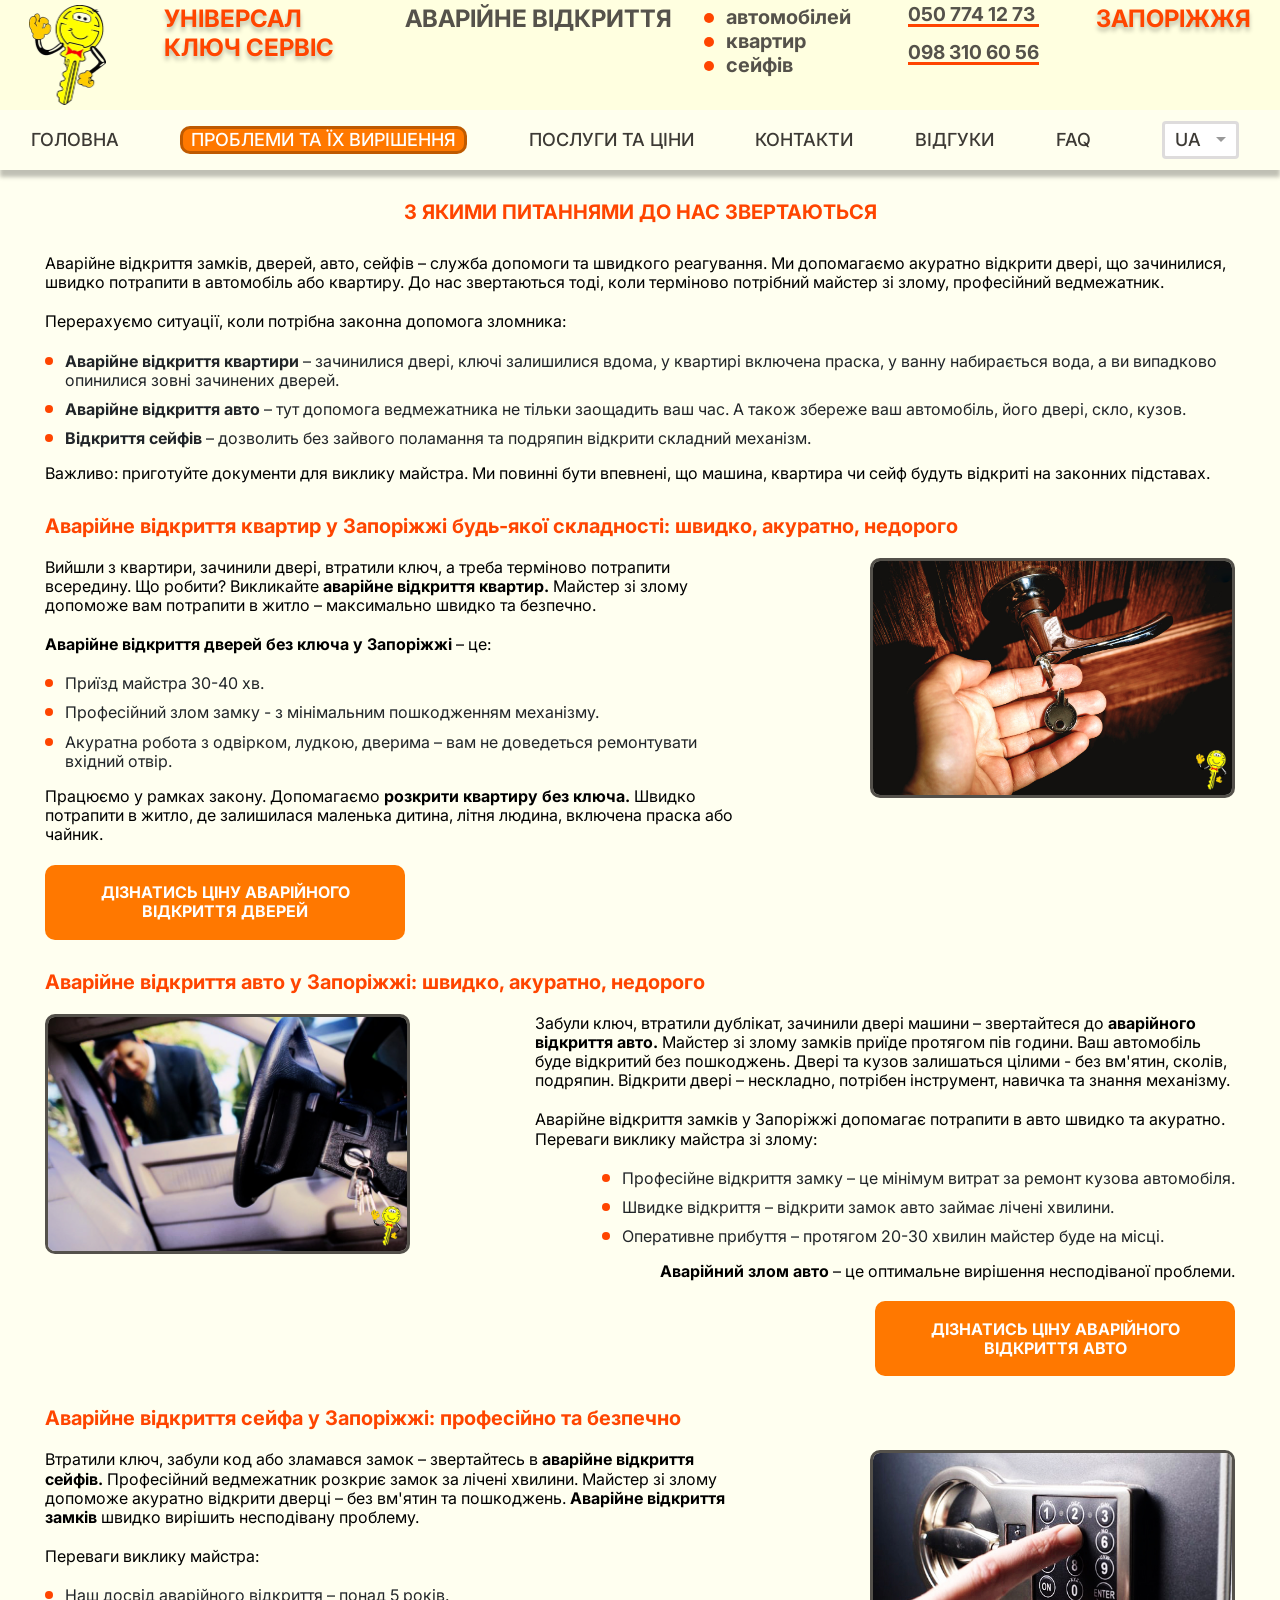
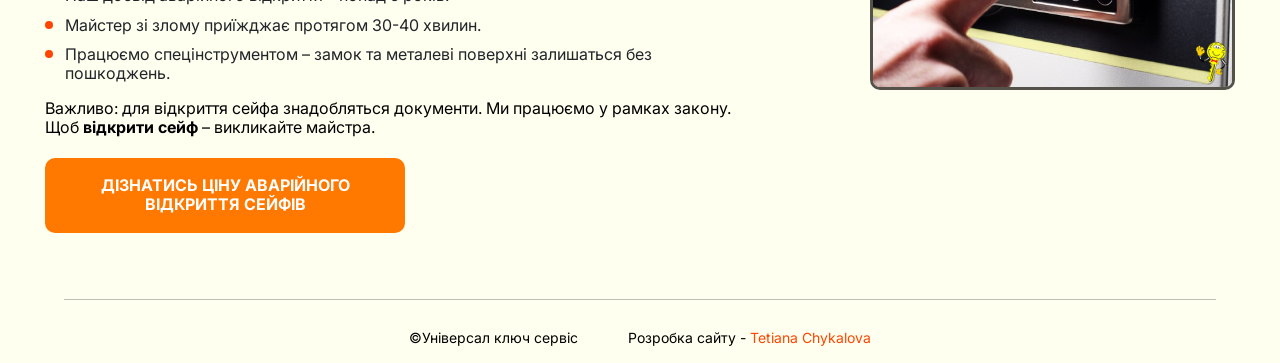
<file: problems.html>
<!doctype html>
<html lang="uk">
<head>
    <meta charset="UTF-8">
    <meta name="viewport"
          content="width=device-width, user-scalable=no, initial-scale=1.0, maximum-scale=1.0, minimum-scale=1.0">
    <meta http-equiv="X-UA-Compatible" content="ie=edge">

    <meta name="keywords"
          content="екстрене відкриття замків у Запоріжжі, аварійне розтин сейфів, дверей, авто, машин, автомобілів, Запоріжжям"
    />
    <meta name="description"
          content="Втратили ключ? Зачинилися двері? Вихід є. Універсал ключ сервіс надасть екстрену допомогу у відкритті
           авто, квартир, сейфів. Працюємо по Запоріжжі. 0507741273, 0983106056."
    />

    <link rel="preconnect" href="https://fonts.googleapis.com">
    <link rel="preconnect" href="https://fonts.gstatic.com" crossorigin>
    <link href="https://fonts.googleapis.com/css2?family=Inter:wght@400;500;700&display=swap" rel="stylesheet">

    <link rel="shortcut icon" href="img/logo.ico">
    <link rel="stylesheet" href="css/bootstrap.min.css">
    <link rel="stylesheet" href="css/style.css">
    <link rel="stylesheet" href="css/problems.css">
    <title>Проблемы и решения</title>
</head>
<body>
<!--container-fluid-->
<div class="container-fluid">
    <!--    header-->
    <header class="header__header">
        <div class="header__burger">
            <div class="burger__line" id="burger-line">
                <span></span>
            </div>
        </div>
        <section class="header__top">
            <div class="header__logo">
                <img src="img/logo.png" alt="logo">
            </div>
            <div class="header__name">
                <h1>УНІВЕРСАЛ КЛЮЧ СЕРВІС</h1>
            </div>
            <div class="header__description">
                <h2>АВАРІЙНЕ ВІДКРИТТЯ</h2>
                <ul>
                    <li>автомобілей</li>
                    <li>квартир</li>
                    <li>сейфів</li>
                </ul>
            </div>
            <div class="header__tel">
                <p>050 774 12 73</p>
                <p>098 310 60 56</p>
            </div>
            <div class="header__location">
                <h2>ЗАПОРІЖЖЯ</h2>
            </div>
        </section>
        <nav class="header__nav">
            <ul class="nav__list" id="burger-content">
                <li class="nav__item">
                    <a href="index.html" class="nav__link">ГОЛОВНА</a>
                </li>
                <li class="nav__item nav__item-active">
                    <a href="problems.html" class="nav__link">ПРОБЛЕМИ ТА ЇХ ВИРІШЕННЯ</a>
                </li>
                <li class="nav__item">
                    <a href="price.html" class="nav__link">ПОСЛУГИ ТА ЦІНИ</a>
                </li>
                <li class="nav__item">
                    <a href="contacts.html" class="nav__link">КОНТАКТИ</a>
                </li>
                <li class="nav__item">
                    <a href="reviews.html" class="nav__link">ВІДГУКИ</a>
                </li>
                <li class="nav__item">
                    <a href="faq_ru.html" class="nav__link">FAQ</a>
                </li>
                <li class="nav__item nav__select">
                    <div class="nav__select-control">UA</div>
                    <ul>
                        <li>
                            <a href="problems_ru.html">RU</a>
                        </li>
                    </ul>
                </li>
                <li class="header__burger-language">
                    <div class="header__language">
                        <div class="header__language-uk nav__change-lang">
                            <a href="problems.html">UK</a>
                        </div>
                        <div class="header__language-ru">
                            <a href="problems_ru.html">RU</a>
                        </div>
                    </div>
                </li>
            </ul>
        </nav>
    </header>

    <!--    main-->
    <main class="main">
        <header class="main__header">
            <div>
                <p>050 774 12 73</p>
                <p>098 310 60 56</p>
            </div>
            <div>
                <a href="tel:+380507741273">050 774 12 73</a>
                <a href="tel:+380983106056">098 310 60 56</a>
            </div>
        </header>
        <!--        main info-->
        <section class="main__problems-info">
            <h3 class="main__title">З якими питаннями до нас звертаються</h3>
            <p>
                Аварійне відкриття замків, дверей, авто, сейфів – служба допомоги та швидкого реагування. Ми допомагаємо
                акуратно відкрити двері, що зачинилися, швидко потрапити в автомобіль або квартиру. До нас звертаються
                тоді, коли терміново потрібний майстер зі злому, професійний ведмежатник.
            </p>
            <p>
                Перерахуємо ситуації, коли потрібна законна допомога зломника:
            </p>
            <ul>
                <li>
                    <strong>Аварійне відкриття квартири</strong>  – зачинилися двері, ключі залишилися вдома, у квартирі
                    включена праска, у ванну набирається вода, а ви випадково опинилися зовні зачинених дверей.
                </li>
                <li>
                    <strong>Аварійне відкриття авто</strong> – тут допомога ведмежатника не тільки заощадить ваш час. А
                    також збереже ваш автомобіль, його двері, скло, кузов.
                </li>
                <li>
                    <strong>Відкриття сейфів</strong> – дозволить без зайвого поламання та подряпин відкрити
                    складний механізм.
                </li>
            </ul>
            <p>
                Важливо: приготуйте документи для виклику майстра. Ми повинні бути впевнені, що машина, квартира чи
                сейф будуть відкриті на законних підставах.
            </p>
        </section>

        <!--        main problems-->
        <section class="main__problem-list">
            <div class="main__problem-items">
                <div class="main__problem-item">
                    <h4>Аварійне відкриття квартир у Запоріжжі будь-якої складності: швидко, акуратно, недорого </h4>
                    <div class="main__problem-item-info">
                        <div class="main__problem-text">
                            <p>
                                Вийшли з квартири, зачинили двері, втратили ключ, а треба терміново потрапити всередину.
                                Що робити? Викликайте <strong>аварійне відкриття квартир.</strong> Майстер зі злому
                                допоможе вам потрапити в житло – максимально швидко та безпечно.
                            </p>
                            <p>
                                <strong>Аварійне відкриття дверей без ключа у Запоріжжі</strong> – це:
                            </p>
                            <ul>
                                <li>
                                    Приїзд майстра 30-40 хв.
                                </li>
                                <li>
                                    Професійний злом замку - з мінімальним пошкодженням механізму.
                                </li>
                                <li>
                                    Акуратна робота з одвірком, лудкою, дверима – вам не доведеться ремонтувати
                                    вхідний отвір.
                                </li>
                            </ul>
                            <p>
                                Працюємо у рамках закону. Допомагаємо <strong>розкрити квартиру без ключа.</strong>
                                Швидко потрапити в житло, де залишилася маленька дитина, літня людина, включена
                                праска або чайник.
                            </p>
                            <div class="main__problem-button">
                                <a href="price.html">дізнатись ціну аварійного відкриття дверей</a>
                            </div>
                        </div>
                        <div class="main__problem-img">
                            <img src="img/problems-home.jpg" alt="аварійне відкриття дверей">
                            <img src="img/logo-small.png" alt="logo" class="problem__img-logo">
                        </div>
                    </div>
                </div>
                <div class="main__problem-item">
                    <h4>Аварійне відкриття авто у Запоріжжі: швидко, акуратно, недорого</h4>
                    <div class="main__problem-item-info-rev">
                        <div class="main__problem-text">
                            <p>
                                Забули ключ, втратили дублікат, зачинили двері машини – звертайтеся до <strong>аварійного
                                відкриття авто.</strong> Майстер зі злому замків приїде протягом пів години. Ваш
                                автомобіль буде відкритий без пошкоджень. Двері та кузов залишаться цілими - без
                                вм'ятин, сколів, подряпин. Відкрити двері – нескладно, потрібен інструмент, навичка та
                                знання механізму.
                            </p>
                            <p>
                                Аварійне відкриття замків у Запоріжжі допомагає потрапити в авто швидко та акуратно.
                                Переваги виклику майстра зі злому:
                            </p>
                            <ul>
                                <li>
                                    Професійне відкриття замку – це мінімум витрат за ремонт кузова автомобіля.
                                </li>
                                <li>
                                    Швидке відкриття – відкрити замок авто займає лічені хвилини.
                                </li>
                                <li>
                                    Оперативне прибуття – протягом 20-30 хвилин майстер буде на місці.
                                </li>
                            </ul>
                            <p>
                                <strong>Аварійний злом авто</strong> – це оптимальне вирішення несподіваної проблеми.
                            </p>
                            <div class="main__problem-button">
                                <a href="price.html">дізнатись ціну аварійного відкриття авто</a>
                            </div>
                        </div>
                        <div class="main__problem-img">
                            <img src="img/problems-car.jpg" alt="аварійне відкриття авто">
                            <img src="img/logo-small.png" alt="logo" class="problem__img-logo">
                        </div>
                    </div>
                </div>
                <div class="main__problem-item">
                    <h4>Аварійне відкриття сейфа у Запоріжжі: професійно та безпечно</h4>
                    <div class="main__problem-item-info">
                        <div class="main__problem-text">
                            <p>
                                Втратили ключ, забули код або зламався замок – звертайтесь в <strong>аварійне відкриття
                                сейфів.</strong> Професійний ведмежатник розкриє замок за лічені хвилини. Майстер зі
                                злому допоможе акуратно відкрити дверці – без вм'ятин та пошкоджень. <strong>Аварійне
                                відкриття замків</strong> швидко вирішить несподівану проблему.
                            </p>
                            <p>
                                Переваги виклику майстра:
                            </p>
                            <ul>
                                <li>
                                    Наш досвід аварійного відкриття – понад 5 років.
                                </li>
                                <li>
                                    Майстер зі злому приїжджає протягом 30-40 хвилин.
                                </li>
                                <li>
                                    Працюємо спецінструментом – замок та металеві поверхні залишаться без пошкоджень.
                                </li>
                            </ul>
                            <p>
                                Важливо: для відкриття сейфа знадобляться документи. Ми працюємо у рамках закону.
                                Щоб <strong>відкрити сейф</strong> – викликайте майстра.
                            </p>
                            <div class="main__problem-button">
                                <a href="price.html">дізнатись ціну аварійного відкриття сейфів</a>
                            </div>
                        </div>
                        <div class="main__problem-img">
                            <img src="img/problems-safe.jpg" alt="аварійне відкриття сейфів">
                            <img src="img/logo-small.png" alt="logo" class="problem__img-logo">
                        </div>
                    </div>
                </div>
            </div>
        </section>
    </main>

    <footer class="footer">
        <div class="footer__row">
            <div>
                <p>
                    ©Універсал ключ сервіс
                </p>
            </div>
            <div>
                <p>
                    Розробка сайту -
                    <a target="_blank" href="https://tetiana-chykalova.click/#en">Tetiana Chykalova</a>
                </p>
            </div>
        </div>
    </footer>

    <!--    container fluid-->
</div>

<script src="https://code.jquery.com/jquery-3.6.1.min.js"></script>
<script src="js/lang.js"></script>
<script src="js/script.js"></script>
</body>
</html>
</file>
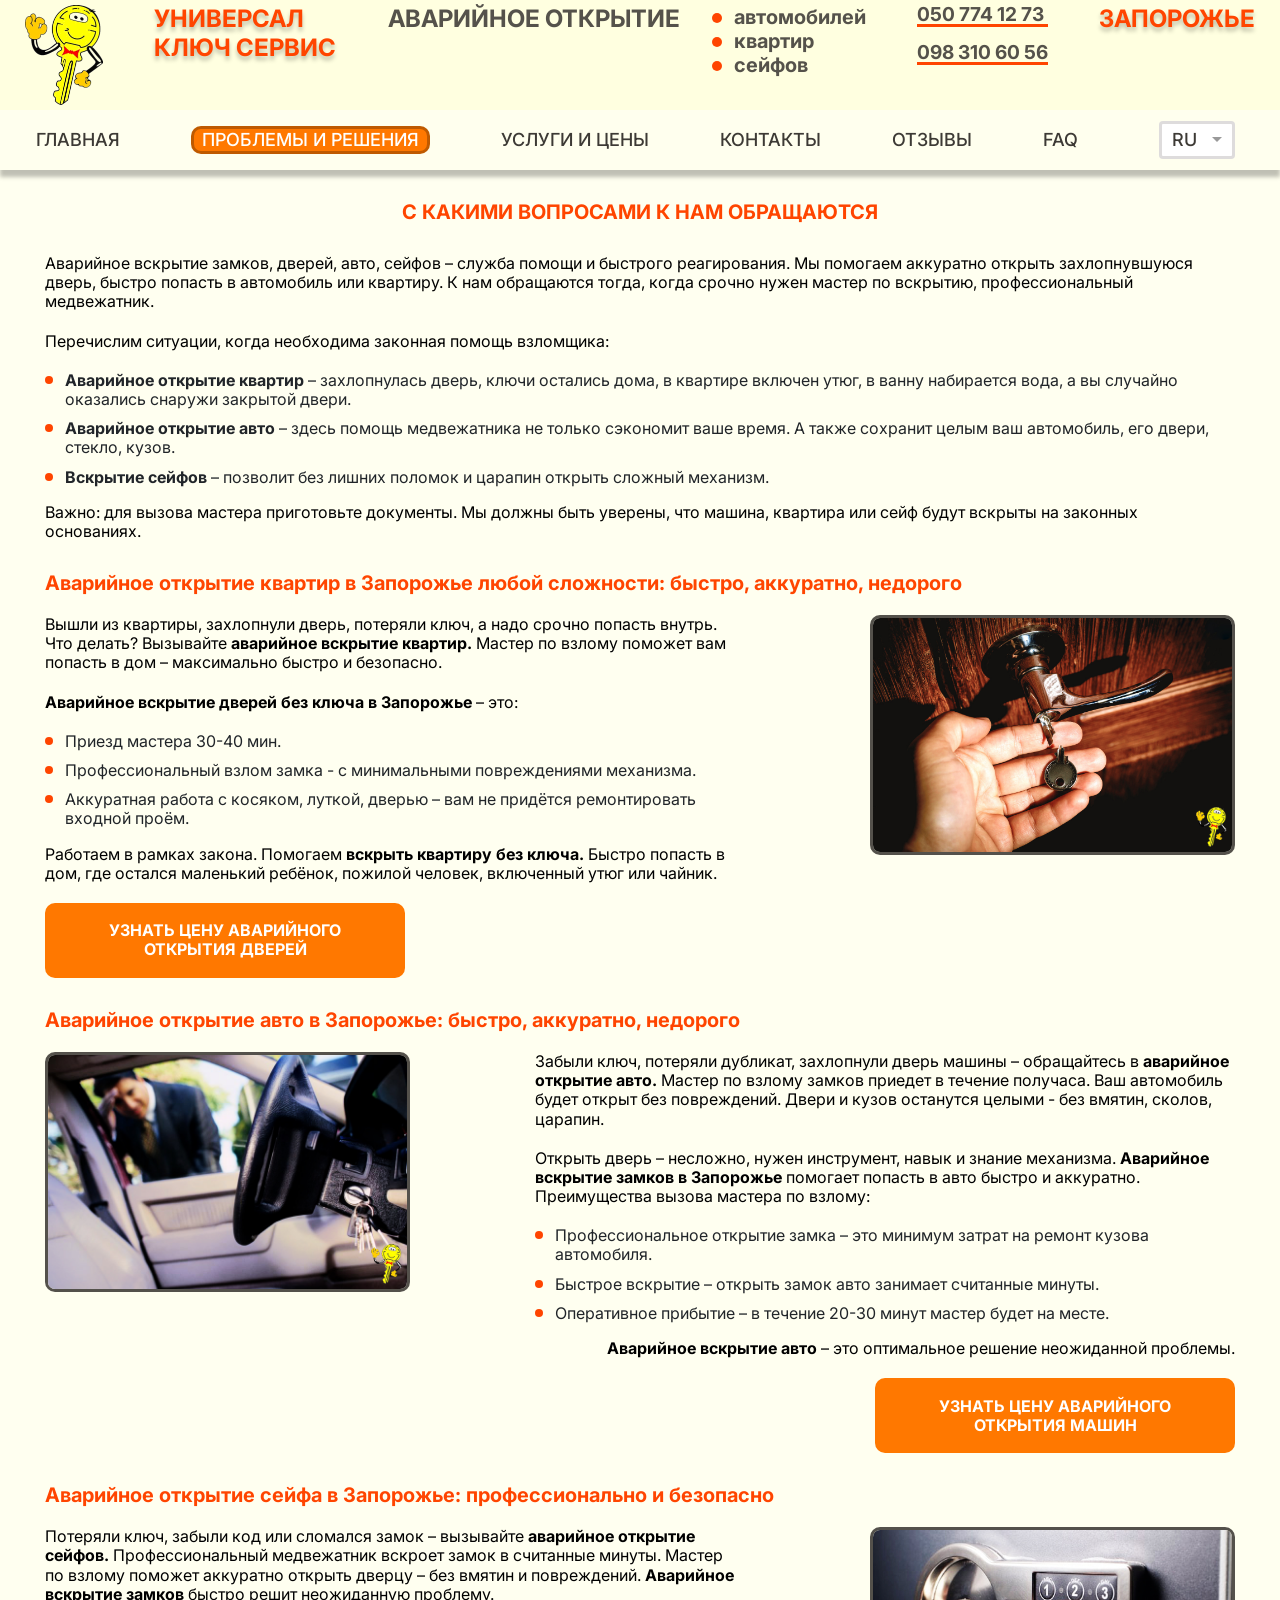
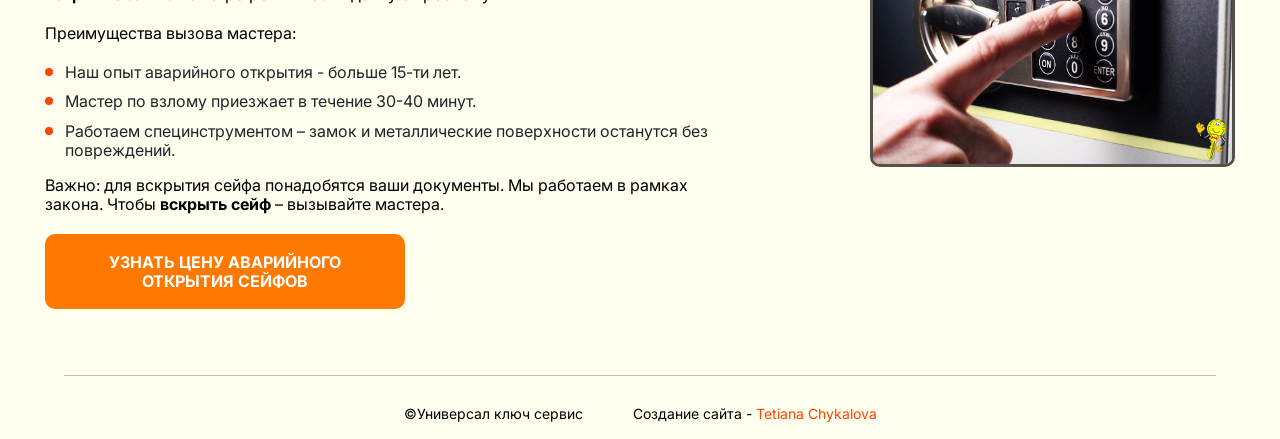
<file: problems_ru.html>
<!doctype html>
<html lang="ru">
<head>
    <meta charset="UTF-8">
    <meta name="viewport"
          content="width=device-width, user-scalable=no, initial-scale=1.0, maximum-scale=1.0, minimum-scale=1.0">
    <meta http-equiv="X-UA-Compatible" content="ie=edge">

    <meta name="keywords"
          content="экстренное открытие замков в Запорожье, аварийное вскрытие  сейфов, дверей, авто, машин, автомобилей, По Запорожью."
    />
    <meta name="description"
          content="Потеряли ключ? Захлопнулась дверь?  Выход есть. Универсал ключ сервис окажет экстренную помощь в
          открытие авто, квартир, сейфов. Работаем по Запорожью. 0507741273, 0983106056."
    />

    <link rel="preconnect" href="https://fonts.googleapis.com">
    <link rel="preconnect" href="https://fonts.gstatic.com" crossorigin>
    <link href="https://fonts.googleapis.com/css2?family=Inter:wght@400;500;700&display=swap" rel="stylesheet">

    <link rel="shortcut icon" href="img/logo.ico">
    <link rel="stylesheet" href="css/bootstrap.min.css">
    <link rel="stylesheet" href="css/style.css">
    <link rel="stylesheet" href="css/problems.css">
    <title>Проблемы и решения</title>
</head>
<body>
<!--container-fluid-->
<div class="container-fluid">
    <!--    header-->
    <header class="header__header">
        <div class="header__burger">
            <div class="burger__line" id="burger-line">
                <span></span>
            </div>
        </div>
        <section class="header__top">
            <div class="header__logo">
                <img src="img/logo.png" alt="logo">
            </div>
            <div class="header__name">
                <h1>УНИВЕРСАЛ КЛЮЧ СЕРВИС</h1>
            </div>
            <div class="header__description">
                <h2>АВАРИЙНОЕ ОТКРЫТИЕ</h2>
                <ul>
                    <li>автомобилей</li>
                    <li>квартир</li>
                    <li>сейфов</li>
                </ul>
            </div>
            <div class="header__tel">
                <p>050 774 12 73</p>
                <p>098 310 60 56</p>
            </div>
            <div class="header__location">
                <h2>ЗАПОРОЖЬЕ</h2>
            </div>
        </section>
        <nav class="header__nav">
            <ul class="nav__list" id="burger-content">
                <li class="nav__item">
                    <a href="index_ru.html" class="nav__link">ГЛАВНАЯ</a>
                </li>
                <li class="nav__item nav__item-active">
                    <a href="problems_ru.html" class="nav__link">ПРОБЛЕМЫ И РЕШЕНИЯ</a>
                </li>
                <li class="nav__item">
                    <a href="price_ru.html" class="nav__link">УСЛУГИ И ЦЕНЫ</a>
                </li>
                <li class="nav__item">
                    <a href="contacts_ru.html" class="nav__link">КОНТАКТЫ</a>
                </li>
                <li class="nav__item">
                    <a href="reviews_ru.html" class="nav__link">ОТЗЫВЫ</a>
                </li>
                <li class="nav__item">
                    <a href="faq_ru.html" class="nav__link">FAQ</a>
                </li>
                <li class="nav__item nav__select">
                    <div class="nav__select-control">RU</div>
                    <ul>
                        <li>
                            <a href="problems.html">UA</a>
                        </li>
                    </ul>
                </li>
                <li class="header__burger-language">
                    <div class="header__language">
                        <div class="header__language-uk">
                            <a href="problems.html">UK</a>
                        </div>
                        <div class="header__language-ru nav__change-lang">
                            <a href="problems_ru.html">RU</a>
                        </div>
                    </div>
                </li>
            </ul>
        </nav>
    </header>

    <!--    main-->
    <main class="main">
        <header class="main__header">
            <div>
                <p>050 774 12 73</p>
                <p>098 310 60 56</p>
            </div>
            <div>
                <a href="tel:+380507741273">050 774 12 73</a>
                <a href="tel:+380983106056">098 310 60 56</a>
            </div>
        </header>
<!--        main info-->
        <section class="main__problems-info">
            <h3 class="main__title">С КАКИМИ ВОПРОСАМИ К НАМ ОБРАЩАЮТСЯ</h3>
            <p>
                Аварийное вскрытие замков, дверей, авто, сейфов – служба помощи и быстрого реагирования. Мы помогаем
                аккуратно открыть захлопнувшуюся дверь, быстро попасть в автомобиль или квартиру. К нам обращаются тогда,
                когда срочно нужен мастер по вскрытию, профессиональный медвежатник.
            </p>
            <p>
                Перечислим ситуации, когда необходима законная помощь взломщика:
            </p>
            <ul>
                <li>
                    <strong>Аварийное открытие квартир</strong> – захлопнулась дверь, ключи остались дома, в квартире включен утюг, в
                    ванну набирается вода, а вы случайно оказались снаружи закрытой двери.
                </li>
                <li>
                    <strong>Аварийное открытие авто</strong> – здесь помощь медвежатника не только сэкономит ваше время. А также
                    сохранит целым ваш автомобиль, его двери, стекло, кузов.
                </li>
                <li>
                    <strong>Вскрытие сейфов</strong> – позволит без лишних поломок и царапин открыть сложный механизм.
                </li>
            </ul>
            <p>
                Важно: для вызова мастера приготовьте документы. Мы должны быть уверены, что машина, квартира или сейф
                будут вскрыты на законных основаниях.
            </p>
        </section>

<!--        main problems-->
        <section class="main__problem-list">
            <div class="main__problem-items">
                <div class="main__problem-item">
                    <h4>Аварийное открытие квартир в Запорожье любой сложности: быстро, аккуратно, недорого</h4>
                    <div class="main__problem-item-info">
                        <div class="main__problem-text">
                            <p>
                                Вышли из квартиры, захлопнули дверь, потеряли ключ, а надо срочно попасть внутрь. Что
                                делать? Вызывайте <strong>аварийное вскрытие квартир.</strong> Мастер по взлому поможет
                                вам попасть в дом – максимально быстро и безопасно.
                            </p>
                            <p>
                                <strong>Аварийное вскрытие дверей без ключа в Запорожье</strong> – это:
                            </p>
                            <ul>
                                <li>
                                    Приезд мастера 30-40 мин.
                                </li>
                                <li>
                                    Профессиональный взлом замка - с минимальными повреждениями механизма.
                                </li>
                                <li>
                                    Аккуратная работа с косяком, луткой, дверью – вам не придётся ремонтировать
                                    входной проём.
                                </li>
                            </ul>
                            <p>
                                Работаем в рамках закона. Помогаем <strong>вскрыть квартиру без ключа.</strong> Быстро попасть в дом,
                                где остался маленький ребёнок, пожилой человек, включенный утюг или чайник.
                            </p>
                            <div class="main__problem-button">
                                <a href="price_ru.html">УЗНАТЬ ЦЕНУ АВАРИЙНОГО ОТКРЫТИЯ ДВЕРЕЙ</a>
                            </div>
                        </div>
                        <div class="main__problem-img">
                            <img src="img/problems-home.jpg" alt="аварийное открытие дверей">
                            <img src="img/logo-small.png" alt="logo" class="problem__img-logo">
                        </div>
                    </div>
                </div>
                <div class="main__problem-item">
                    <h4>Аварийное открытие авто в Запорожье: быстро, аккуратно, недорого</h4>
                    <div class="main__problem-item-info-rev">
                        <div class="main__problem-text">
                            <p>
                                Забыли ключ, потеряли дубликат, захлопнули дверь машины – обращайтесь в <strong>аварийное
                                открытие авто.</strong> Мастер по взлому замков приедет в течение получаса. Ваш
                                автомобиль будет открыт без повреждений. Двери и кузов останутся целыми - без вмятин,
                                сколов, царапин.
                            </p>
                            <p>
                                Открыть дверь – несложно, нужен инструмент, навык и знание механизма. <strong>Аварийное
                                вскрытие замков в Запорожье</strong> помогает попасть в авто быстро и аккуратно.
                                Преимущества вызова мастера по взлому:
                            </p>
                            <ul>
                                <li>
                                    Профессиональное открытие замка – это минимум затрат на ремонт кузова автомобиля.
                                </li>
                                <li>
                                    Быстрое вскрытие – открыть замок авто занимает считанные минуты.
                                </li>
                                <li>
                                    Оперативное прибытие – в течение 20-30 минут мастер будет на месте.
                                </li>
                            </ul>
                            <p>
                                <strong>Аварийное вскрытие авто</strong> – это оптимальное решение неожиданной проблемы.
                            </p>
                            <div class="main__problem-button">
                                <a href="price_ru.html">УЗНАТЬ ЦЕНУ АВАРИЙНОГО ОТКРЫТИЯ МАШИН</a>
                            </div>
                        </div>
                        <div class="main__problem-img">
                            <img src="img/problems-car.jpg" alt="аварийное открытие авто">
                            <img src="img/logo-small.png" alt="logo" class="problem__img-logo">
                        </div>
                    </div>
                </div>
                <div class="main__problem-item">
                    <h4>Аварийное открытие сейфа в Запорожье: профессионально и безопасно</h4>
                    <div class="main__problem-item-info">
                        <div class="main__problem-text">
                            <p>
                                Потеряли ключ, забыли код или сломался замок – вызывайте <strong>аварийное открытие
                                сейфов.</strong> Профессиональный медвежатник вскроет замок в считанные минуты. Мастер
                                по взлому поможет аккуратно открыть дверцу – без вмятин и повреждений. <strong>Аварийное
                                вскрытие замков</strong> быстро решит неожиданную проблему.
                            </p>
                            <p>
                                Преимущества вызова мастера:
                            </p>
                            <ul>
                                <li>
                                    Наш опыт аварийного открытия - больше 15-ти лет.
                                </li>
                                <li>
                                    Мастер по взлому приезжает в течение 30-40 минут.
                                </li>
                                <li>
                                    Работаем специнструментом – замок и металлические поверхности останутся без повреждений.
                                </li>
                            </ul>
                            <p>
                                Важно: для вскрытия сейфа понадобятся ваши документы. Мы работаем в рамках закона. Чтобы
                                <strong>вскрыть сейф</strong> – вызывайте мастера.
                            </p>
                            <div class="main__problem-button">
                                <a href="price_ru.html">УЗНАТЬ ЦЕНУ АВАРИЙНОГО ОТКРЫТИЯ СЕЙФОВ</a>
                            </div>
                        </div>
                        <div class="main__problem-img">
                            <img src="img/problems-safe.jpg" alt="аварийное открытие сейфов">
                            <img src="img/logo-small.png" alt="logo" class="problem__img-logo">
                        </div>
                    </div>
                </div>
            </div>
        </section>
    </main>

    <footer class="footer">
        <div class="footer__row">
            <div>
                <p>
                    ©Универсал ключ сервис
                </p>
            </div>
            <div>
                <p>
                    Создание сайта -
                    <a target="_blank" href="https://tetiana-chykalova.click/#en">Tetiana Chykalova</a>
                </p>
            </div>
        </div>
    </footer>

    <!--    container fluid-->
</div>

<script src="https://code.jquery.com/jquery-3.6.1.min.js"></script>
<script src="js/lang.js"></script>
<script src="js/script.js"></script>
</body>
</html>
</file>
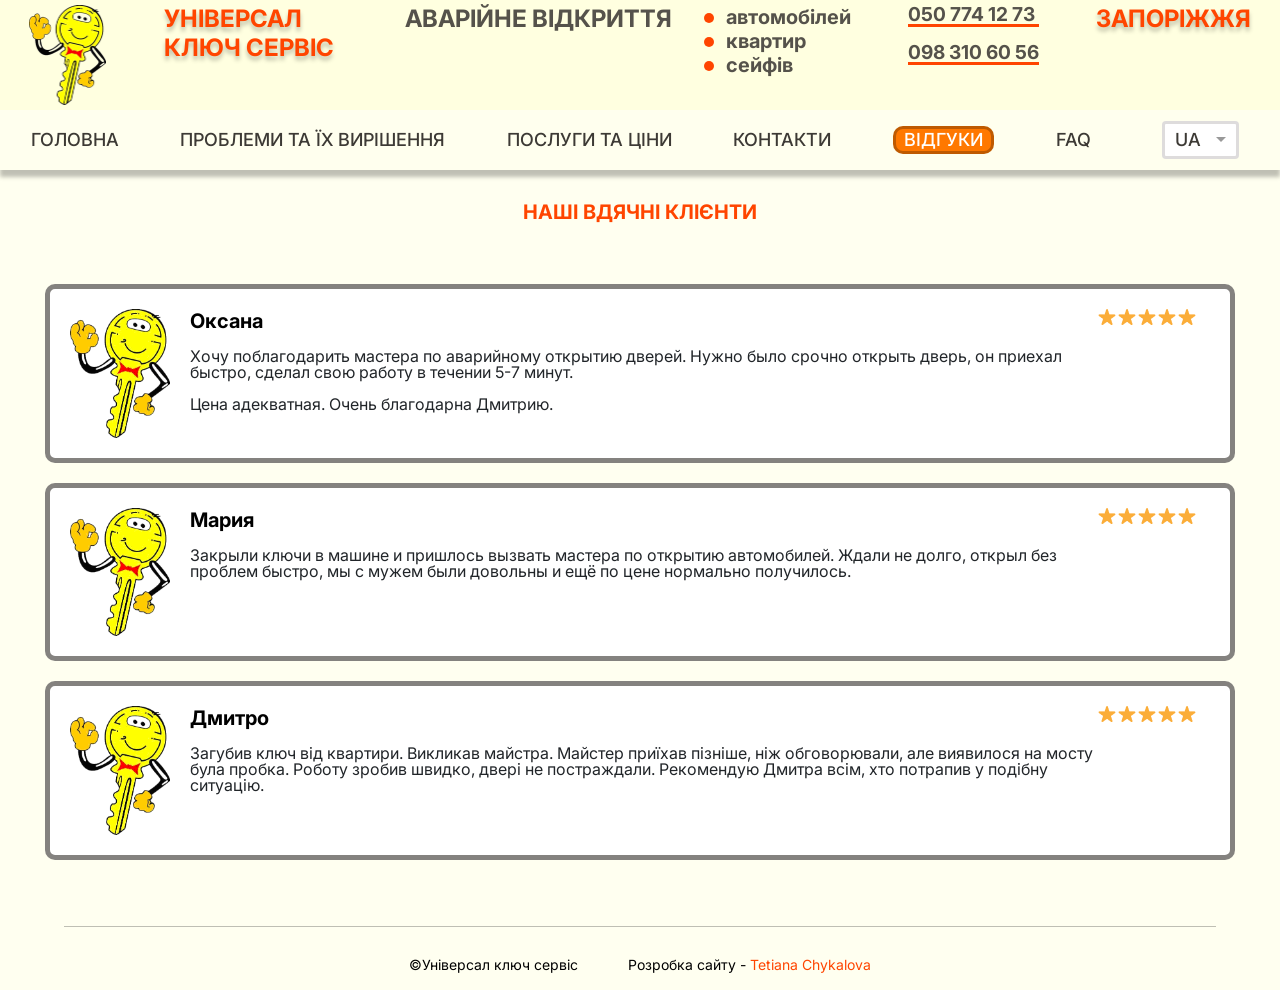
<file: reviews.html>
<!doctype html>
<html lang="uk">
<head>
    <meta charset="UTF-8">
    <meta name="viewport"
          content="width=device-width, user-scalable=no, initial-scale=1.0, maximum-scale=1.0, minimum-scale=1.0">
    <meta http-equiv="X-UA-Compatible" content="ie=edge">

    <meta name="keywords"
          content="відгуки, майстер, аварійне відкриття замків квартир сейфів авто"
    />
    <meta name="description"
          content="Відгуки клієнтів про універсал ключ сервіс 0507741273, 0983106056 (м. Запоріжжя).
          Наша спеціалізація - аварійне відкриття машин, сейфів, квартир, замків всіх типів."
    />

    <link rel="preconnect" href="https://fonts.googleapis.com">
    <link rel="preconnect" href="https://fonts.gstatic.com" crossorigin>
    <link href="https://fonts.googleapis.com/css2?family=Inter:wght@400;500;700&display=swap" rel="stylesheet">

    <link rel="shortcut icon" href="img/logo.ico">
    <link rel="stylesheet" href="css/bootstrap.min.css">
    <link rel="stylesheet" href="css/style.css">
    <link rel="stylesheet" href="css/reviews.css">
    <title>Отзывы</title>
</head>
<body>
<!--container-fluid-->
<div class="container-fluid">
    <!--    header-->
    <header class="header__header">
        <div class="header__burger">
            <div class="burger__line" id="burger-line">
                <span></span>
            </div>
        </div>
        <section class="header__top">
            <div class="header__logo">
                <img src="img/logo.png" alt="logo">
            </div>
            <div class="header__name">
                <h1>УНІВЕРСАЛ КЛЮЧ СЕРВІС</h1>
            </div>
            <div class="header__description">
                <h2>АВАРІЙНЕ ВІДКРИТТЯ</h2>
                <ul>
                    <li>автомобілей</li>
                    <li>квартир</li>
                    <li>сейфів</li>
                </ul>
            </div>
            <div class="header__tel">
                <p>050 774 12 73</p>
                <p>098 310 60 56</p>
            </div>
            <div class="header__location">
                <h2>ЗАПОРІЖЖЯ</h2>
            </div>
        </section>
        <nav class="header__nav">
            <ul class="nav__list" id="burger-content">
                <li class="nav__item">
                    <a href="index.html" class="nav__link">ГОЛОВНА</a>
                </li>
                <li class="nav__item">
                    <a href="problems.html" class="nav__link">ПРОБЛЕМИ ТА ЇХ ВИРІШЕННЯ</a>
                </li>
                <li class="nav__item">
                    <a href="price.html" class="nav__link">ПОСЛУГИ ТА ЦІНИ</a>
                </li>
                <li class="nav__item">
                    <a href="contacts.html" class="nav__link">КОНТАКТИ</a>
                </li>
                <li class="nav__item nav__item-active">
                    <a href="reviews.html" class="nav__link">ВІДГУКИ</a>
                </li>
                <li class="nav__item">
                    <a href="faq.html" class="nav__link">FAQ</a>
                </li>
                <li class="nav__item nav__select">
                    <div class="nav__select-control">UA</div>
                    <ul>
                        <li>
                            <a href="reviews_ru.html">RU</a>
                        </li>
                    </ul>
                </li>
                <li class="header__burger-language">
                    <div class="header__language">
                        <div class="header__language-uk nav__change-lang">
                            <a href="reviews.html">UK</a>
                        </div>
                        <div class="header__language-ru">
                            <a href="reviews_ru.html">RU</a>
                        </div>
                    </div>
                </li>
            </ul>
        </nav>
    </header>

    <!--    main-->
    <main class="main">
        <header class="main__header">
            <div>
                <p>050 774 12 73</p>
                <p>098 310 60 56</p>
            </div>
            <div>
                <a href="tel:+380507741273">050 774 12 73</a>
                <a href="tel:+380983106056">098 310 60 56</a>
            </div>
        </header>
        <section>
            <h3 class="main__title">наші вдячні клієнти</h3>
        </section>
        <section class="review__list">
            <div class="review__items">
                <div class="review__item">
                    <div class="review__item-img">
                        <img src="img/logo.png" alt="logo">
                    </div>
                    <div class="review__item-info">
                        <div class="review__item-left">
                            <p class="review__item-name">Оксана</p>
                            <!--                            <p class="review__item-date">01.01.2022</p>-->
                            <p>
                                Хочу поблагодарить мастера по аварийному открытию дверей. Нужно было
                                срочно открыть дверь, он приехал быстро, сделал свою работу в течении
                                5-7 минут.
                            </p>
                            <p>Цена адекватная. Очень благодарна Дмитрию.</p>
                        </div>
                        <div class="review__item-right">
                        </div>
                    </div>
                </div>
                <div class="review__item">
                    <div class="review__item-img">
                        <img src="img/logo.png" alt="logo">
                    </div>
                    <div class="review__item-info">
                        <div class="review__item-left">
                            <p class="review__item-name">Мария</p>
                            <!--                            <p class="review__item-date">01.01.2022</p>-->
                            <p>
                                Закрыли ключи в машине и пришлось вызвать мастера по открытию автомобилей.
                                Ждали не долго, открыл без проблем быстро, мы с мужем были довольны и ещё
                                по цене нормально получилось.
                            </p>
                        </div>
                        <div class="review__item-right">
                        </div>
                    </div>
                </div>
                <div class="review__item">
                    <div class="review__item-img">
                        <img src="img/logo.png" alt="logo">
                    </div>
                    <div class="review__item-info">
                        <div class="review__item-left">
                            <p class="review__item-name">Дмитро</p>
<!--                            <p class="review__item-date">01.01.2022</p>-->
                            <p>
                                Загубив ключ від квартири. Викликав майстра. Майстер приїхав пізніше, ніж обговорювали,
                                але виявилося на мосту була пробка. Роботу зробив швидко, двері не постраждали.
                                Рекомендую Дмитра всім, хто потрапив у подібну ситуацію.
                            </p>
                        </div>
                        <div class="review__item-right">
                        </div>
                    </div>
                </div>
            </div>
        </section>
    </main>

    <footer class="footer">
        <div class="footer__row">
            <div>
                <p>
                    ©Універсал ключ сервіс
                </p>
            </div>
            <div>
                <p>
                    Розробка сайту -
                    <a target="_blank" href="https://tetiana-chykalova.click/#en">Tetiana Chykalova</a>
                </p>
            </div>
        </div>
    </footer>

    <!--    container fluid-->
</div>

<script src="https://code.jquery.com/jquery-3.6.1.min.js"></script>
<script src="js/lang.js"></script>
<script src="js/script.js"></script>
</body>
</html>
</file>
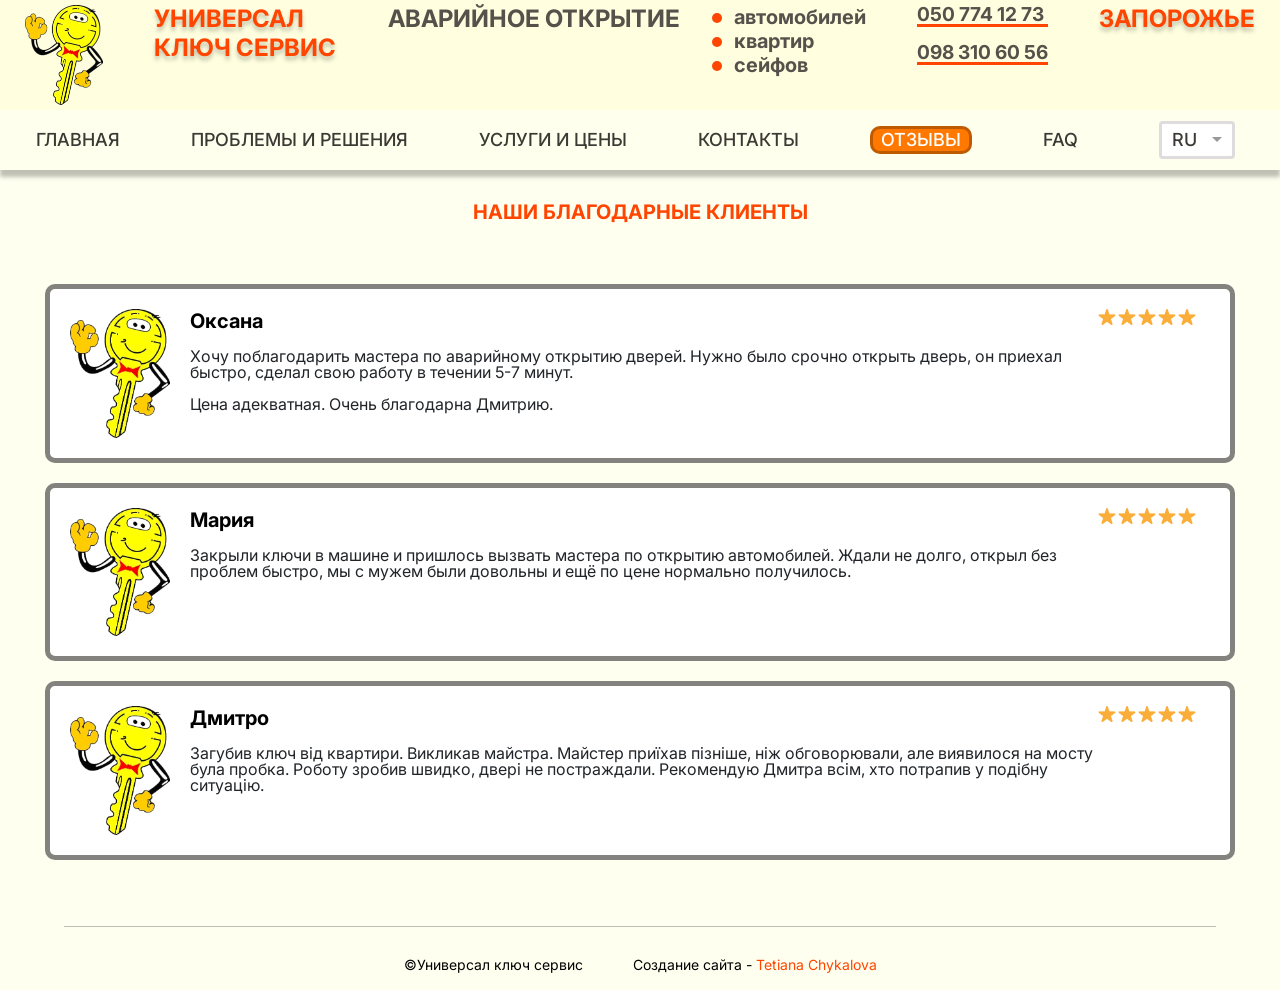
<file: reviews_ru.html>
<!doctype html>
<html lang="ru">
<head>
    <meta charset="UTF-8">
    <meta name="viewport"
          content="width=device-width, user-scalable=no, initial-scale=1.0, maximum-scale=1.0, minimum-scale=1.0">
    <meta http-equiv="X-UA-Compatible" content="ie=edge">

    <meta name="keywords"
          content="отзывы мастер аварийное вскрытие замков квартир сейфов авто"
    />
    <meta name="description"
          content="Отзывы клиентов об универсал ключ сервис 0507741273, 0983106056 (г. Запорожье). Наша специализация
          аварийное открытие машин, сейфов, квартир, замков всех типов."
    />

    <link rel="preconnect" href="https://fonts.googleapis.com">
    <link rel="preconnect" href="https://fonts.gstatic.com" crossorigin>
    <link href="https://fonts.googleapis.com/css2?family=Inter:wght@400;500;700&display=swap" rel="stylesheet">

    <link rel="shortcut icon" href="img/logo.ico">
    <link rel="stylesheet" href="css/bootstrap.min.css">
    <link rel="stylesheet" href="css/style.css">
    <link rel="stylesheet" href="css/reviews.css">
    <title>Отзывы</title>
</head>
<body>
<!--container-fluid-->
<div class="container-fluid">
    <!--    header-->
    <header class="header__header">
        <div class="header__burger">
            <div class="burger__line" id="burger-line">
                <span></span>
            </div>
        </div>
        <section class="header__top">
            <div class="header__logo">
                <img src="img/logo.png" alt="logo">
            </div>
            <div class="header__name">
                <h1>УНИВЕРСАЛ КЛЮЧ СЕРВИС</h1>
            </div>
            <div class="header__description">
                <h2>АВАРИЙНОЕ ОТКРЫТИЕ</h2>
                <ul>
                    <li>автомобилей</li>
                    <li>квартир</li>
                    <li>сейфов</li>
                </ul>
            </div>
            <div class="header__tel">
                <p>050 774 12 73</p>
                <p>098 310 60 56</p>
            </div>
            <div class="header__location">
                <h2>ЗАПОРОЖЬЕ</h2>
            </div>
        </section>
        <nav class="header__nav">
            <ul class="nav__list" id="burger-content">
                <li class="nav__item">
                    <a href="index_ru.html" class="nav__link">ГЛАВНАЯ</a>
                </li>
                <li class="nav__item">
                    <a href="problems_ru.html" class="nav__link">ПРОБЛЕМЫ И РЕШЕНИЯ</a>
                </li>
                <li class="nav__item">
                    <a href="price_ru.html" class="nav__link">УСЛУГИ И ЦЕНЫ</a>
                </li>
                <li class="nav__item">
                    <a href="contacts_ru.html" class="nav__link">КОНТАКТЫ</a>
                </li>
                <li class="nav__item nav__item-active">
                    <a href="reviews_ru.html" class="nav__link">ОТЗЫВЫ</a>
                </li>
                <li class="nav__item">
                    <a href="faq_ru.html" class="nav__link">FAQ</a>
                </li>
                <li class="nav__item nav__select">
                    <div class="nav__select-control">RU</div>
                    <ul>
                        <li>
                            <a href="reviews.html">UA</a>
                        </li>
                    </ul>
                </li>
                <li class="header__burger-language">
                    <div class="header__language">
                        <div class="header__language-uk">
                            <a href="reviews.html">UK</a>
                        </div>
                        <div class="header__language-ru nav__change-lang">
                            <a href="reviews_ru.html">RU</a>
                        </div>
                    </div>
                </li>
            </ul>
        </nav>
    </header>

    <!--    main-->
    <main class="main">
        <header class="main__header">
            <div>
                <p>050 774 12 73</p>
                <p>098 310 60 56</p>
            </div>
            <div>
                <a href="tel:+380507741273">050 774 12 73</a>
                <a href="tel:+380983106056">098 310 60 56</a>
            </div>
        </header>
        <section>
            <h3 class="main__title">наши благодарные клиенты</h3>
        </section>
        <section class="review__list">
            <div class="review__items">
                <div class="review__item">
                    <div class="review__item-img">
                        <img src="img/logo.png" alt="logo">
                    </div>
                    <div class="review__item-info">
                        <div class="review__item-left">
                            <p class="review__item-name">Оксана</p>
                            <!--                            <p class="review__item-date">01.01.2022</p>-->
                            <p>
                                Хочу поблагодарить мастера по аварийному открытию дверей. Нужно было
                                срочно открыть дверь, он приехал быстро, сделал свою работу в течении
                                5-7 минут.
                            </p>
                            <p>Цена адекватная. Очень благодарна Дмитрию.</p>
                        </div>
                        <div class="review__item-right">
                        </div>
                    </div>
                </div>
                <div class="review__item">
                    <div class="review__item-img">
                        <img src="img/logo.png" alt="logo">
                    </div>
                    <div class="review__item-info">
                        <div class="review__item-left">
                            <p class="review__item-name">Мария</p>
                            <!--                            <p class="review__item-date">01.01.2022</p>-->
                            <p>
                                Закрыли ключи в машине и пришлось вызвать мастера по открытию автомобилей.
                                Ждали не долго, открыл без проблем быстро, мы с мужем были довольны и ещё
                                по цене нормально получилось.
                            </p>
                        </div>
                        <div class="review__item-right">
                        </div>
                    </div>
                </div>
                <div class="review__item">
                    <div class="review__item-img">
                        <img src="img/logo.png" alt="logo">
                    </div>
                    <div class="review__item-info">
                        <div class="review__item-left">
                            <p class="review__item-name">Дмитро</p>
                            <!--                            <p class="review__item-date">01.01.2022</p>-->
                            <p>
                                Загубив ключ від квартири. Викликав майстра. Майстер приїхав пізніше, ніж обговорювали,
                                але виявилося на мосту була пробка. Роботу зробив швидко, двері не постраждали.
                                Рекомендую Дмитра всім, хто потрапив у подібну ситуацію.
                            </p>
                        </div>
                        <div class="review__item-right">
                        </div>
                    </div>
                </div>
            </div>
        </section>
    </main>

    <footer class="footer">
        <div class="footer__row">
            <div>
                <p>
                    ©Универсал ключ сервис
                </p>
            </div>
            <div>
                <p>
                    Создание сайта -
                    <a target="_blank" href="https://tetiana-chykalova.click/#en">Tetiana Chykalova</a>
                </p>
            </div>
        </div>
    </footer>

    <!--    container fluid-->
</div>

<script src="https://code.jquery.com/jquery-3.6.1.min.js"></script>
<script src="js/lang.js"></script>
<script src="js/script.js"></script>
</body>
</html>
</file>
<file: css/style.css>
@import "nullstyle.css";

body {
    background: #FFFFF0;
    font-family: 'Inter', sans-serif;
}
.container-fluid {
    padding: 0;
    position: relative;
    min-height: 100%;
}

/*header*/
.header__header {
    width: 100%;
}
/*header-top*/
.header__top {
    display: flex;
    flex-direction: row;
    justify-content: space-around;
    background: #FFFFE0;
    height: 110px;
    padding: 5px 0 0 0;
}
.header__logo {
    height: 100px;
}
.header__logo img {
    height: 100%;
}
.header__top-center {
    display: flex;
    flex-direction: row;
    justify-content: space-around;
    align-items: flex-start;
    width: 100%;
    padding: 15px 0 0 0;
}
.header__name {
    max-width: 184px;
}
.header__name h1,
.header__location h2 {
    text-transform: uppercase;
    font-style: normal;
    font-weight: 700;
    font-size: 1.5rem;
    line-height: 120%;
    color: #FF4500;
    text-shadow: 0 4px 4px rgba(0, 0, 0, 0.25);
}
.header__tel {
    display: flex;
    flex-direction: column;
}
.header__tel p {
    font-weight: 700;
    font-size: 1.2rem;
    color: rgba(61, 58, 53, 0.88);
    /*text-shadow: 0 4px 4px rgba(255, 69, 0, 0.29);*/
    display: flex;
    flex-direction: column;
}
.header__tel p:after {
    content: '';
    padding: 3px 0 0 0;
    width: 100%;
    height: 2px;
    background: #FF4500;
}
.header__description {
    color: rgba(61, 58, 53, 0.88);
    display: flex;
    flex-direction: row;
}
.header__description h2 {
    text-transform: uppercase;
    font-weight: 700;
    font-size: 1.5rem;
    line-height: 120%;
    margin: 0 32px 0 0;
}
.header__description li {
    font-weight: 700;
    font-size: 1.25rem;
    line-height: 120%;
    display: flex;
    flex-direction: row;
    position: relative;
    padding: 0 0 0 22px;
}
.header__description li:before {
    content: "";
    width: 10px;
    height: 10px;
    background: #FF4500;
    border-radius: 50%;
    position: absolute;
    top: 8px;
    left: 0;
}
.header__location {}
.header__top-right {}
.header__language {
    display: flex;
    flex-direction: column;
    height: 100%;
    justify-content: space-between;
}
.header__language-line {
    width: 100%;
    height: 1px;
    background: rgba(61, 58, 53, 0.62);
}
.header__language-uk,
.header__language-ru {
    height: 50%;
    background: #FF7800;
    width: 65px;
    padding: 13px 7px 0 0;
    text-align: right;
}
.header__language-uk a,
.header__language-ru a {
    font-weight: 500;
    font-size: 1.5rem;
    line-height: 120%;
    color: rgba(61, 58, 53, 0.62);
}
/*header-nav*/
.header__nav {
    width: 100%;
    height: 60px;
    background: #FFFFEE;
    box-shadow: 0 7px 4px rgba(0, 0, 0, 0.25);
}
.nav__list {
    display: flex;
    flex-direction: row;
    justify-content: space-around;
    height: 100%;
    align-items: center;
}
.nav__item {}
.nav__link {
    font-weight: 500;
    font-size: 1.125rem;
    line-height: 120%;
    color: #3D3A35;
    text-transform: uppercase;
}
.nav__item-active {
    background: #FF7800;
    border-radius: 10px;
    border: 3px solid rgba(0, 0, 0, 0.25);
}
.nav__item-active .nav__link {
    color: #FFF;
    padding: 5px 8px;
}

/*change lang*/
.nav__select {
    position: relative;
    display: inline-block;
    text-align: left;
    margin: 10px;
}
.nav__select-control {
    position: relative;
    padding: 5px 35px 5px 10px;
    border: 3px solid rgba(197, 193, 193, 0.57);
    border-radius: 4px;
    background: #fff;
    cursor: pointer;
    font-weight: 500;
    font-size: 1.125rem;
    line-height: 120%;
    color: #3D3A35;
}
.nav__select-control:after {
    content: '';
    border: 5px solid transparent;
    border-top: 5px solid #999;
    position: absolute;
    top: 50%;
    right: 10px;
    margin-top: -3px;
}
.nav__select ul {
    display: none;
    box-sizing: border-box;
    margin: 0;
    padding: 0;
    width: 100%;
    height: auto;
    max-height: 200px;
    position: absolute;
    top: 100%;
    left: 0;
    border: 1px solid #dadada;
    border-top: none;
    background: #fff;
    z-index: 9999;
    overflow: auto;
    user-select: none;
}
.nav__select li {
    display: block;
    margin: 0;
    padding: 0;
}
.nav__select li a {
    position: relative;
    display: block;
    margin: 0;
    padding: 4px 6px 4px 15px;
    font-weight: 500;
    font-size: 1.125rem;
    line-height: 120%;
    color: #3D3A35;
    cursor: pointer;
    text-decoration: none;
}
.nav__select li a:hover {
    background: #03a2ff;
    color: #fff;
}


@media screen and (max-width: 700px) {
    .body_pointer {
        cursor: pointer;
    }
}


/*main*/
.main {
    padding: 30px 5px 100px;
    max-width: 1200px;
    margin: 0 auto 30px;
    display: flex;
    flex-direction: column;
}
.main section {
    margin-bottom: 30px;
}
.main__header {
    width: 100%;
    display: flex;
    flex-direction: column;
    align-items: flex-end;
    margin: 0 0 15px 0;
}
.main__header p,
.main__header a {
    font-weight: 700;
    color: rgba(61, 58, 53, 0.88);
    display: flex;
    flex-direction: column;
    margin: 0 0 10px 0;
}
.main__header p {
    font-size: 1.2rem;
}
.main__header a {
    font-size: 0.875rem;
}
.main__header p:after,
.main__header a:after {
    content: '';
    padding: 3px 0 0 0;
    width: 100%;
    height: 2px;
    background: #FF4500;
}
.main__header div:first-child {}
.main__header div:last-child {}
.main__title {
    text-transform: uppercase;
    font-weight: 700;
    font-size: 1.25rem;
    line-height: 120%;
    color: #FF4500;
    margin: 0 0 30px 0;
    text-align: center;
}

.footer {
    position: absolute;
    bottom: 0;
    left: 0;
    display: flex;
    flex-direction: column;
    justify-content: center;
    margin: 0 auto;
    width: 100%;
}
.footer:before {
    content: '';
    width: 90%;
    height: 1px;
    background: rgba(0, 0, 0, 0.25);
    margin: 0 auto 30px;
}
.footer__row {
    display: flex;
    flex-direction: row;
    justify-content: center;
}
.footer__row div:first-child {
    margin: 0 50px 0 0;
}
.footer p {
    font-size: 0.875rem;
    line-height: 120%;
    color: #000;
}
.footer a {
    font-size: 0.875rem;
    line-height: 120%;
    color: #FF4500;
}


/*ADAPTIVE*/
@media (max-width: 1200px) {
    /*    header*/
    .nav__link {
        font-size: 1rem;
    }
    .header__tel p {
        font-size: 1rem;
    }
    .header__name h1 {
        margin: 0 15px 0 0;
    }
    .header__description h2 {
        margin: 0 15px 0 0;
        font-size: 1.25rem;
    }
    .header__description li {
        font-size: 1rem;
    }
}
@media (max-width: 992px) {
    /*    header*/
    .header__location,
    .header__tel {
        display: none;
    }
    .header__description h2 {
        font-size: 1.25rem;
    }
    .header__description li {
        font-size: 1rem;
    }
    .nav__link {
        font-size: 0.825rem;
    }
}
@media (max-width: 767px) {
    .footer {
        padding: 0 5px;
    }
    .footer__row {
        flex-direction: column;
        justify-content: flex-start;
    }
    .footer:before {
        width: 99%;
    }
    .footer__row div:first-child {
        margin: 0;
    }
    .main__header div:first-child {
        display: none;
    }
    .main__header div:last-child {
        visibility: visible;
    }
}

@media (min-width: 993px) {
    .main__header {
        display: none;
    }
}
@media(min-width: 768px) {
    .main__header div:first-child {
        visibility: visible;
    }
    .main__header div:last-child {
        display: none;
    }
}

/*BURGER*/
@media (min-width: 767px) {
    .header__burger-language {
        display: none;
    }
}
@media (max-width: 767px) {
    body .overflow-hidden {
        overflow: hidden;
    }
    .header__top {
        display: none;
    }
    .burger__line span,
    .burger__line:before,
    .burger__line:after {
        content: "";
        width: 40px;
        height: 6px;
        background: #FFFFE0;
        position: fixed;
        right: 15px;
        z-index: 10;
    }
    .burger__line:before {
        top: 17px;
    }
    .burger__line span {
        top: 27px;
    }
    .burger__line:after {
        top: 37px;
    }
    .header__header:before {
        content: "";
        width: 100%;
        height: 65px;
        position: fixed;
        top: 0;
        left: 0;
        background: #FF7800 url('../img/logo-small.png') 5px 5px no-repeat;
        background-size: 40px;
        z-index: 8;
        box-shadow: 0 6px 4px rgba(0, 0, 0, 0.15);
    }
    .header__nav {
        padding: 60px 0 0 0;
        box-shadow: none;
    }
    .nav__list {
        position: fixed;
        top: -100vh;
        left: 0;
        width: 100%;
        height: 100vh;
        z-index: 4;
        background: #FFFFE0;
        text-align: right;
        transition: all 0.5s ease 0s;
        overflow: auto;
        flex-direction: column;
        padding: 85px 20px 0 0;
        justify-content: flex-start;
        align-items: flex-end;
    }
    .nav__list.active {
        top: 0;
    }
    .nav__item {
        margin: 0 0 15px 0;
        text-align: right;
    }
    .nav__link {
        font-size: 1.125rem;
    }
    .nav__item-active {
        border: 3px solid rgba(0, 0, 0, 0.25);
    }
    .nav__item:last-child {
        margin: 0 0 25px 0;
    }
    .header__burger-language {
        display: block;
        height: 55px;
    }
    .header__language {
        display: flex;
        flex-direction: row;
    }
    .header__language-uk,
    .header__language-ru {
        background: rgba(0, 0, 0, 0.25);
        height: 100%;
        width: 65px;
        display: flex;
        flex-direction: row;
        justify-content: center;
    }
    .nav__change-lang {
        border: rgba(0, 0, 0, 0.25) 3px solid;
        border-radius: 4px;
        background: #FF7800;
    }
    .nav__change-lang a {
        text-decoration: underline;
    }
    .header__language-uk a,
    .header__language-ru a {
        color: #fff;
        font-size: 1.125rem;
        font-weight: 400;
    }
    .nav__select {
        display: none;
    }
}
</file>
<file: css/reviews.css>
.review__list
.review__items {
    display: flex;
    flex-direction: column;
}
.review__item {
    display: flex;
    flex-direction: row;
    padding: 20px;
    background: #FFF;
    border: rgba(61, 58, 53, 0.63) 5px solid;
    border-radius: 10px;
    margin: 0 0 20px 0;
}
.review__item:last-child {
    margin: 0;
}
.review__item-img {
    max-width: 100px;
    margin: 0 20px 0 0;
}
.review__item-img img {
    width: 100%;
}
.review__item-info {
    display: flex;
    flex-direction: row;
}
.review__item-top {
    display: flex;
    flex-direction: row;
    justify-content: space-between;
}
.review__item-left {
    display: flex;
    flex-direction: column;
}
.review__item-name {
    font-weight: 700;
    font-size: 1.25rem;
    line-height: 120%;
    color: #000000;
    margin: 0 0 15px 0;
}
.review__item-date {
    font-weight: 400;
    font-size: 1rem;
    line-height: 120%;
    color: rgba(61, 58, 53, 0.88);
    margin: 0 0 30px 0;
}
.review__item-right {
    min-width: 112px;
    background: url('../img/icons/star-gold.png') 0 0 no-repeat,
    url('../img/icons/star-gold.png') 20px 0 no-repeat,
    url('../img/icons/star-gold.png') 40px 0 no-repeat,
    url('../img/icons/star-gold.png') 60px 0 no-repeat,
    url('../img/icons/star-gold.png') 80px 0 no-repeat;
}


/*adaptive*/
@media (max-width: 767px) {
    .review__item {
        padding: 10px;
    }
    .review__item-name {
        margin: 0 0 10px 0;
    }
    .review__item-date {
        margin: 0 0 20px 0;
    }
}
@media (max-width: 460px) {
    .review__item-img,
    .review__item-right {
        display: none;
    }
}
</file>
<file: css/index.css>
@import "nullstyle.css";

/*main*/

/*вступительная речь*/
.main__index-info {
    max-width: 750px;
    margin: 0 auto;
}
.main__index-info p {
    font-weight: 500;
    font-size: 1rem;
    line-height: 120%;
    text-align: center;
    color: #000000;
}
/*кратко об услугах и кнопочка "заказать"*/
.main__index-offer {}
.index__offer-items {
    display: flex;
    flex-direction: row;
    justify-content: space-between;
    margin: 0 0 20px 0;
}
.index__offer-item {
    display: flex;
    flex-direction: column;
    justify-content: space-between;
    width: 300px;
    height: 305px;
    background: #FFF;
    padding: 5px 5px 0 5px;
    border: rgba(61, 58, 53, 0.63) 3px solid;
    border-radius: 10px;
}
.index__offer-img {
    width: 99%;
    height: 175px;
    margin: 0 auto 30px;
    position: relative;
}
.index__offer-img img:first-child {
    width: 100%;
    height: 100%;
    object-fit: cover;
    border-radius: 4px;
}
.index__offer-logo {
    position: absolute;
    height: 40px;
    right: 5px;
    bottom: 5px;
}
.index__offer-title {
    max-width: 230px;
}
.index__offer-title h3 {
    text-transform: uppercase;
    font-weight: 700;
    font-size: 1rem;
    line-height: 120%;
    color: rgba(61, 58, 53, 0.9);
}
.index__offer-button {
    background: #FF7800;
    margin: 0 -5.5px;
    height: 30px;
    border-bottom-right-radius: 7px;
    border-bottom-left-radius: 7px;
    display: flex;
}
.index__offer-button a,
.index__offer-button p {
    text-transform: uppercase;
    font-weight: 700;
    font-size: 1rem;
    color: #FFFFFF;
    padding: 5px;
    display: flex;
}
.index__offer-master {
    width: 245px;
    height: 57px;
    margin: 0 auto;
    background: #FF7800;
    border-radius: 10px;
    display: flex;
    flex-direction: column;
    justify-content: center;
    align-items: center;
}
.index__offer-master a {
    font-weight: 700;
    font-size: 1rem;
    line-height: 120%;
    color: #FFFFFF;
}
/*куча текаста на главной странице*/
.main__index-text {
    font-weight: 400;
    font-size: 1rem;
    line-height: 120%;
    color: #000000;
}
.main__index-text p {
    margin: 0 0 20px 0;
}
.main__index-text li {
    position: relative;
    padding: 0 0 0 20px;
    margin: 0 0 10px 0;
}
.main__index-text li:last-child {
    margin: 0;
}
.main__index-text li:before {
    content: "";
    width: 10px;
    height: 10px;
    background: #FF4500;
    border-radius: 50%;
    position: absolute;
    top: 5px;
    left: 0;
}
/*отзывы и ссылочка на них*/
.main__index-review {
    max-width: 800px;
    margin: 0 auto;
}
.index__review-text {
    background: #FFF;
    color: #000;
    border: rgba(61, 58, 53, 0.63) 5px solid;
    padding: 5px;
    margin: 0 0 20px 0;
    border-radius: 5px;
}
.index__review-buttons {
    display: flex;
    flex-direction: row;
    justify-content: space-between;
}
.main__review-button {
    height: 35px;
    width: 300px;
    background: #FF7800;
    display: flex;
    justify-content: center;
    align-items: center;
    border-radius: 5px;
}
.main__review-button a {
    font-weight: 700;
    font-size: 1rem;
    line-height: 120%;
    color: #FFFFFF;
    text-transform: uppercase;
}


/*ADAPTIVE*/
@media (min-width: 768px) {
    .index__offer-button a {
        display: none;
    }
}

@media (max-width: 992px) {
    .index__offer-item {
        width: 247px;
        height: 260px;
        padding: 5px 5px 0 5px;
    }
    .index__offer-img {
        width: 99%;
        height: 155px;
        margin: 0 0 15px 0;
    }
    .index__offer-img img:first-child {
        height: 100%;
    }
    .index__offer-title h3 {
        font-size: 0.875rem;
    }
}
@media (max-width: 767px) {
    .index__offer-items {
        padding: 0 5px;
    }
    .index__offer-item {
        width: 33.333%;
        height: 100px;
        margin: 0 -5px;
    }
    .index__offer-img {
        display: none;
    }
    .index__offer-title h3,
    .index__offer-button a {
        font-size: 0.7rem;
    }
    .index__offer-button p {
        display: none;
    }
    .index__offer-button {
        height: 40px;
    }
    .index__offer-master {
        max-width: 200px;
        height: 40px;
    }
    .index__offer-master a {
        font-size: 0.7rem;
    }
    .main__review-button {
        max-width: 200px;
    }
    .main__review-button a {
        font-size: 0.7rem;
    }
}
@media (max-width: 480px) {
    .main__index-info p {
        font-size: 0.875rem;
        text-align: left;
    }
    .index__offer-items {
        flex-direction: column;
        padding: 0;
    }
    .index__offer-item {
        min-width: 100%;
        height: 90px;
        margin: 0 0 20px 0;
    }
    .index__offer-title,
    .index__offer-button {
        min-width: 100%;
    }
    .index__offer-button {
        justify-content: center;
        align-items: center;
        text-align: center;
    }
    .index__offer-title h3 {
        text-align: center;
    }
    .index__offer-master a {
        font-size: 0.7rem;
    }
    .index__review-buttons {
        flex-wrap: wrap;
    }
    .main__review-button {
        margin: 0 auto 20px;
    }
    .main__review-button:last-child {
        margin-bottom: 0;
    }
    .main__review-button a {
        text-align: center;
    }
}
</file>
<file: css/contacts.css>
.contacts {}
.contacts__div {
    max-width: 1120px;
    background: #FFF;
    border: rgba(61, 58, 53, 0.63) 5px solid;
    border-radius: 10px;
    padding: 20px;
    display: flex;
    flex-direction: row;
}
.contacts__img {
    max-width: 350px;
    margin: 0 60px 0 0;
}
.contacts__img img {
    width: 100%;
}
.contacts__info {
    font-size: 1.25rem;
    line-height: 120%;
    display: flex;
    flex-direction: column;
    justify-content: space-between;
}
.contacts__tel {
    margin: 0 0 20px 0;
    display: flex;
    flex-direction: column;
}
.contacts__email {
    margin: 0 0 50px 0;
    display: flex;
    flex-direction: column;
}
.contacts__tel p,
.contacts__email p {
    font-weight: 700;
    color: #000000;
    margin: 0;
}
.contacts__tel a,
.contacts__email a {
    font-weight: 400;
    color: #000000;
    text-decoration: underline;
}
.contacts__soc {
    display: flex;
    flex-direction: row;
    height: 60px;
}
.contacts__soc img {
    height: 100%;
}

.forms {}
.forms p {
    font-weight: 400;
    color: #000000;
    font-size: 1.25rem;
    line-height: 120%;
}
.forms__div {
    max-width: 1120px;
    background: #FFF;
    border: rgba(61, 58, 53, 0.63) 5px solid;
    border-radius: 10px;
    padding: 20px;
}
.forms__div form {
    display: flex;
    flex-direction: column;
}
.forms__div input {
    height: 40px;
    margin: 0 0 15px 0;
    border-bottom: rgba(61, 58, 53, 0.63) 3px solid;
}
.forms__div input:last-child {
    margin: 0 0 30px 0;
}
.forms__div button {
    max-width: 300px;
    font-weight: 700;
    font-size: 1rem;
    line-height: 120%;
    text-transform: uppercase;
    color: #FFFFFF;
    background: #FF7800;
    border-radius: 10px;
    padding: 10px 15px;
}




/*adaptive*/
@media (max-width: 767px) {
    .contacts__div,
    .forms__div {
        padding: 10px;
    }
    .contacts__img {
        max-width: 200px;
        margin: 0 20px 0 0;
    }
}
@media (max-width: 480px) {
    .contacts__div,
    .forms__div {
        padding: 3px;
    }
    .contacts__img {
        display: none;
    }
}
</file>
<file: css/faq.css>
.faq__title {}
.faq__title p {
    font-weight: 400;
    font-size: 1rem;
    line-height: 120%;
    color: #000000;
}

.faq__list {
    display: flex;
    flex-direction: column;
}
.faq__items {
    display: flex;
    flex-direction: column;
}
.faq__item {
    display: flex;
    flex-direction: row;
    max-width: 100%;
    background: #FFF;
    border: rgba(61, 58, 53, 0.63) 5px solid;
    border-radius: 10px;
    padding: 15px;
    margin: 0 0 20px 0;
}
.faq__item-left {
    width: 100px;
}
.faq__item-img {
    width: 60px;
    height: auto;
    margin: 0 auto;
}
.faq__item-img img {
    max-width: 100%;
    object-fit: cover;
}
.faq__item-right {
    max-width: 900px;
}
.faq__item-ques {
    margin: 0 0 15px 0;
}
.faq__item-ques h4 {
    font-weight: 700;
    font-size: 1.25rem;
    line-height: 120%;
    color: #000000;
}
.faq__item-ans {}
.faq__item-ans ol {
    padding: 0 0 0 20px;
}
.faq__item-ans p,
.faq__item-ans li {
    font-weight: 400;
    font-size: 1rem;
    line-height: 120%;
    color: #000000;
}

.faq__contact {}
.faq__contact-text p {
    font-weight: 400;
    font-size: 1rem;
    line-height: 120%;
    color: #000000;
}
.faq__contact-button {
    width: 245px;
    height: 57px;
    background: #FF7800;
    border-radius: 10px;
    display: flex;
    flex-direction: column;
    justify-content: center;
    align-items: center;
}
.faq__contact-button a {
    text-transform: uppercase;
    font-weight: 700;
    font-size: 1rem;
    line-height: 120%;
    color: #FFFFFF;
}



/*ADAPTIVE*/
@media (max-width: 1200px) {
    .faq__item-img {
        margin: 0 15px 0 0;
    }
}
@media (max-width: 767px) {
    .faq__item-left {
        display: none;
    }
}
</file>
<file: css/price.css>
.price__main-title {}
.price__main-offer {}
.price__offer-items {
    display: flex;
    flex-direction: row;
    justify-content: space-between;
    padding: 0 10px;
}
.price__offer-item {
    width: 33.333%;
    margin: 0 -10px;
    padding: 30px 15px;
    background: #FFF;
    border: rgba(61, 58, 53, 0.63) 3px solid;
    border-radius: 10px;
    display: flex;
    flex-direction: column;
}
.price__offer-item_main {
    flex: 1 1 auto;
}
.price__offer-item h5 {
    font-weight: 700;
    font-size: 1rem;
    line-height: 120%;
    color: #000000;
    margin: 0 0 10px 0;
}
.price__offer-item p {
    font-weight: 400;
    font-size: 1rem;
    line-height: 120%;
    color: #000000;

}
.price__offer-title {
    margin: 0 0 30px 0;
}
.price__offer-title h4 {
    font-weight: 700;
    font-size: 1rem;
    line-height: 120%;
    color: #FF4500;
}
.price__offer-included {
    margin: 0 0 17px 0;
}
.price__offer-included h5 {
    max-width: 150px;
}
.price__offer-included ol {
    margin: 0 0 0 25px;
}
.price__offer-included li {
    margin: 0 0 10px 0;
}
.price__offer-included li:last-child {
    margin: 0;
}
.price__offer-time {
    margin: 0 0 17px 0;
}
.price__offer-required {
    margin: 0 0 17px 0;
}
.price__offer-cost {
    margin: 0 0 17px 0;
}
.price__offer-button {
    display: flex;
    flex-direction: column;
    justify-content: center;
    align-items: center;
    background: #FF7800;
    border-radius: 10px;
    width: 100%;
}
.price__offer-button a,
.price__offer-button p {
    display: inline-block;
    padding: 10px 0;
    max-width: 230px;
    color: #FFF;
    font-weight: 700;
    font-size: 1rem;
    line-height: 120%;
    text-align: center;
}



/*ADAPTIVE*/
@media (min-width: 767px) {
    .price__offer-button a {
        display: none;
    }
}
@media (max-width: 992px) {
    .price__offer-items {
        flex-direction: column;
        padding: 0;
    }
    .price__offer-item {
        margin: 0 0 30px 0;
        min-width: 100%;
    }
    .price__offer-item:last-child {
        margin: 0;
    }
    .price__offer-included {
        flex-direction: column;
    }
    .price__offer-included ol {
        padding: 0 0 0 20px;
    }
}
@media (max-width: 767px) {
    .price__offer-button p {
        display: none;
    }
}
</file>
<file: css/problems.css>
.main__problems-info p {
    font-weight: 400;
    font-size: 1rem;
    line-height: 120%;
    color: #000000;
    margin: 0 0 20px 0;
}
.main__problems-info p:last-child {
    margin: 0;
}
.main__problems-info ul {}
.main__problems-info li {
    position: relative;
    padding: 0 0 0 20px;
    margin: 0 0 10px 0;
    line-height: 120%;
}
.main__problems-info li:last-child {
    margin: 0;
}
.main__problems-info li:before {
    content: "";
    width: 8px;
    height: 8px;
    background: #FF4500;
    border-radius: 50%;
    position: absolute;
    top: 5px;
    left: 0;
}
strong {
    font-weight: 700;
}

.main__problem-list {}
.main__problem-items {
    display: flex;
    flex-direction: column;
}
.main__problem-item {
    margin: 0 0 30px 0;
}
.main__problem-item:last-child {
    margin: 0;
}
.main__problem-item h4 {
    font-weight: 700;
    font-size: 1.25rem;
    line-height: 120%;
    color: #FF4500;
    margin: 0 0 20px 0;
}
.main__problem-item-info {
    display: flex;
    flex-direction: row;
    justify-content: space-between;
}
.main__problem-item-info-rev {
    display: flex;
    flex-direction: row-reverse;
    justify-content: space-between;
}
.main__problem-item-info-rev .main__problem-text {
    margin: 0 0 0 10px;
    text-align: left;
    display: flex;
    flex-direction: column;
    align-items: flex-end;
}
.main__problem-img {
    width: 365px;
    height: 240px;
    border: rgba(61, 58, 53, 0.88) 3px solid;
    border-radius: 10px;
    position: relative;
}
.main__problem-img img:first-child {
    width: 100%;
    height: 100%;
    object-fit: cover;
    border-radius: 7px;
}
.problem__img-logo {
    position: absolute;
    height: 40px;
    right: 5px;
    bottom: 5px;
}
.main__problem-text {
    max-width: 700px;
}
.main__problem-text p {
    font-weight: 400;
    font-size: 1rem;
    line-height: 120%;
    color: #000000;
    margin: 0 0 20px 0;
}
.main__problem-text ul {}
.main__problem-text li {
    position: relative;
    padding: 0 0 0 20px;
    margin: 0 0 10px 0;
    line-height: 120%;
}
.main__problem-text li:last-child {
    margin: 0;
}
.main__problem-text li:before {
    content: "";
    width: 8px;
    height: 8px;
    background: #FF4500;
    border-radius: 50%;
    position: absolute;
    top: 5px;
    left: 0;
}
.main__problem-button {
    background: #FF7800;
    border-radius: 10px;
    max-width: 360px;
    height: 75px;
    display: flex;
    justify-content: center;
    align-items: center;
    padding: 0 20px;
}
.main__problem-button a {
    font-weight: 700;
    font-size: 1rem;
    line-height: 120%;
    text-align: center;
    color: #FFFFFF;
    text-transform: uppercase;
}


/*ADAPTIVE*/
@media (max-width: 992px) {
    .main__problem-text {
        max-width: 500px;
    }
}
@media (max-width: 767px) {
    .main__problem-item-info,
    .main__problem-item-info-rev {
        display: flex;
        flex-direction: column-reverse;
    }
    .main__problem-text {
        max-width: 100%;
    }
    .main__problem-button {
        padding: 0 7px;
    }
    .main__problem-button a {
        font-size: 1rem;
    }
    .main__problem-img {
        margin: 0 0 20px 0;
        max-width: 95%;
        height: auto;
    }
    .main__problem-img img:first-child {
        max-width: 100%;
        height: 100%;
        object-fit: cover;
    }
    .problem__img-logo {
        height: 30px;
    }
    .main__problem-item-info-rev .main__problem-text {
        align-items: flex-start;
        text-align: left;
    }
}
</file>
